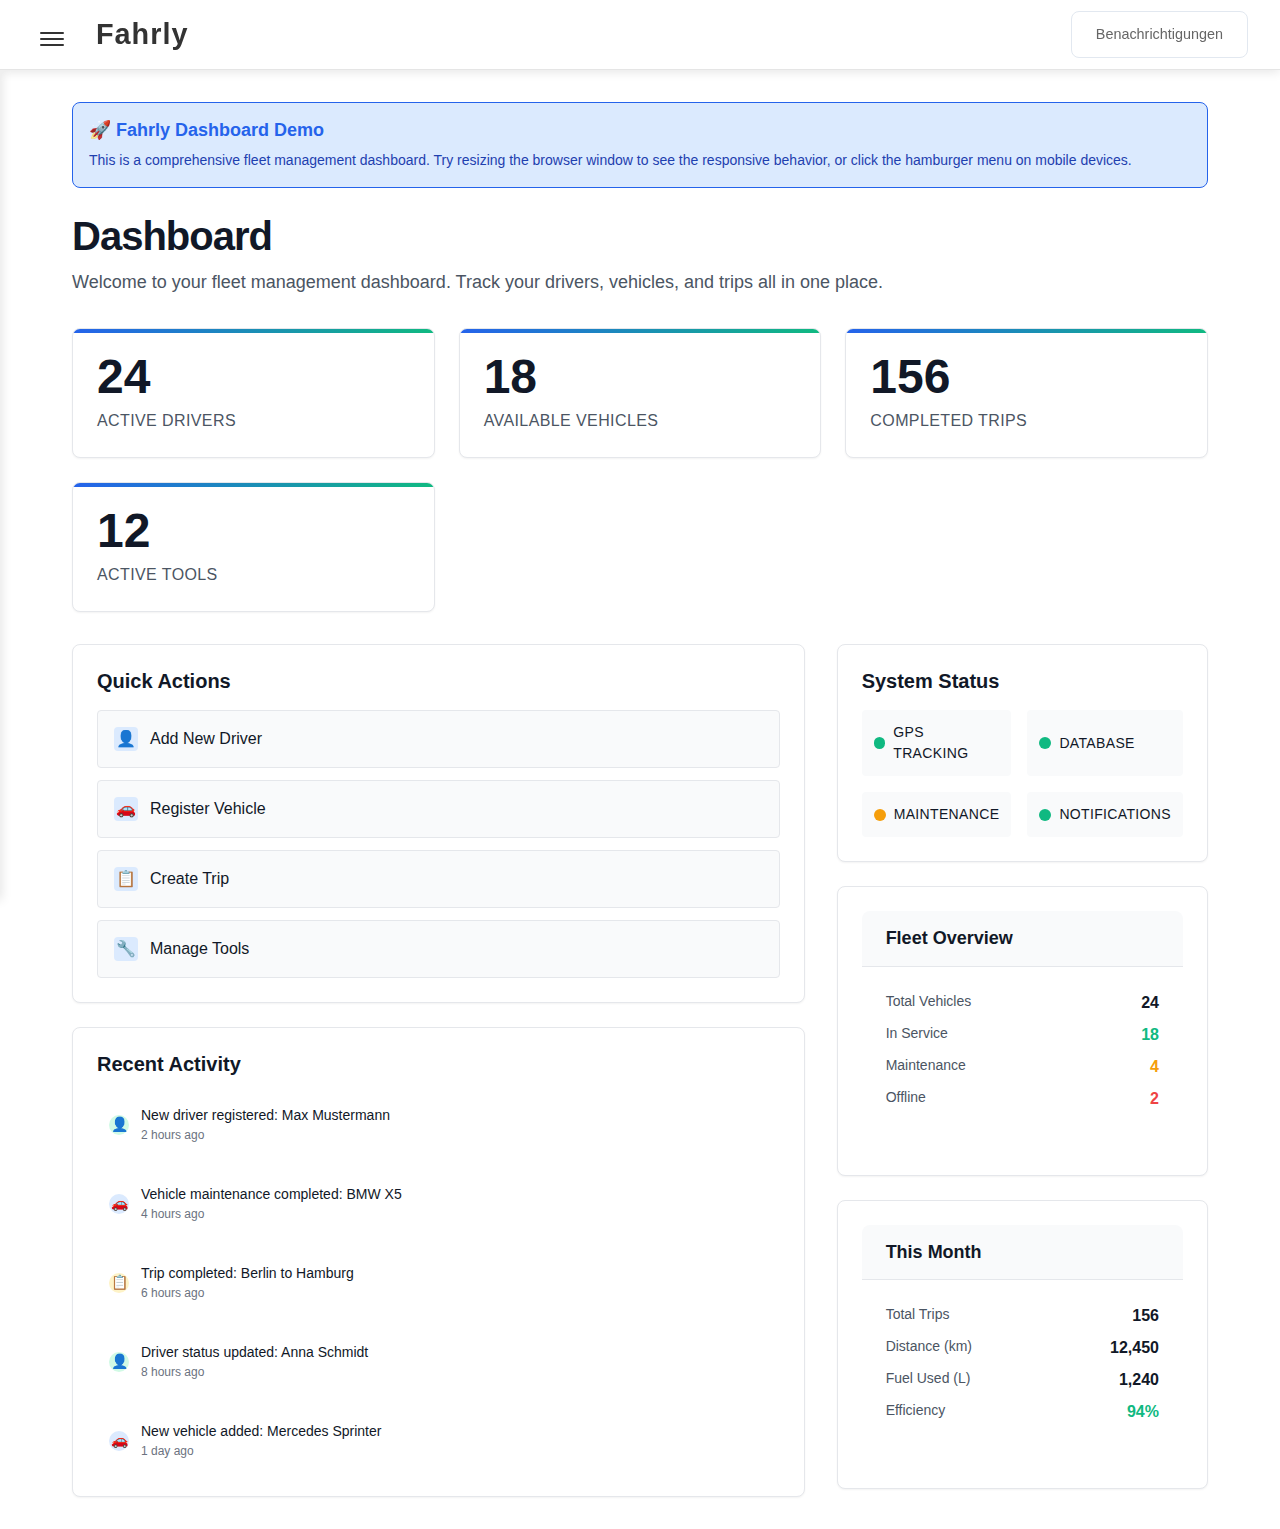
<file: index.html>
<!DOCTYPE html>
<html lang="en">
<head>
    <meta charset="UTF-8">
    <meta name="viewport" content="width=device-width, initial-scale=1.0">
    <title>Fahrly - Fleet Management Dashboard</title>
    <link rel="stylesheet" href="app/styles/reset.css">
    <link rel="stylesheet" href="app/styles/variables.css">
    <link rel="stylesheet" href="app/styles/theme.css">
    <link rel="stylesheet" href="app/styles/typography.css">
    <link rel="stylesheet" href="app/styles/layout.css">
    <link rel="stylesheet" href="app/styles/utilities.css">
    <link rel="stylesheet" href="app/styles/pages/dashboard.css">
    <link rel="stylesheet" href="app/styles/components/navbar.css">
    <link rel="stylesheet" href="app/styles/components/sidebar.css">
    <link rel="stylesheet" href="app/styles/components/buttons.css">
    <link rel="stylesheet" href="app/styles/components/forms.css">
    <link rel="stylesheet" href="app/styles/components/cards.css">
    <link rel="stylesheet" href="app/styles/components/tables.css">
    <link rel="stylesheet" href="app/styles/components/alerts.css">
    <link rel="stylesheet" href="app/styles/components/badges.css">
</head>
<body>
    <!-- Include Navbar Component -->
    <div id="navbar-container"></div>
    
    <!-- Include Sidebar Component (dynamically loaded) -->
    <div id="sidebar-container"></div>

    <!-- Main Content -->
    <main class="main-content">
        <div class="page-container">
            <!-- Demo Info -->
            <div class="demo-info">
                <h3>🚀 Fahrly Dashboard Demo</h3>
                <p>This is a comprehensive fleet management dashboard. Try resizing the browser window to see the responsive behavior, or click the hamburger menu on mobile devices.</p>
            </div>

            <!-- Page Header -->
            <div class="page-header">
                <h1 class="page-title">Dashboard</h1>
                <p class="page-description">Welcome to your fleet management dashboard. Track your drivers, vehicles, and trips all in one place.</p>
            </div>

            <!-- Stats Grid -->
            <div class="stats-grid">
                <div class="stat-card">
                    <div class="stat-value">24</div>
                    <div class="stat-label">Active Drivers</div>
                </div>
                <div class="stat-card">
                    <div class="stat-value">18</div>
                    <div class="stat-label">Available Vehicles</div>
                </div>
                <div class="stat-card">
                    <div class="stat-value">156</div>
                    <div class="stat-label">Completed Trips</div>
                </div>
                <div class="stat-card">
                    <div class="stat-value">12</div>
                    <div class="stat-label">Active Tools</div>
                </div>
            </div>

            <!-- Dashboard Content -->
            <div class="dashboard-content">
                <!-- Main Content Area -->
                <div class="dashboard-main">
                    <!-- Quick Actions -->
                    <div class="quick-actions">
                        <h3>Quick Actions</h3>
                        <div class="action-buttons">
                            <a href="app/fahrer/fahrer.html" class="action-button">
                                <div class="icon">👤</div>
                                <span>Add New Driver</span>
                            </a>
                            <a href="app/fahrzeuge/fahrzeuge.html" class="action-button">
                                <div class="icon">🚗</div>
                                <span>Register Vehicle</span>
                            </a>
                            <a href="app/fahrtenarchiv/fahrtenarchiv.html" class="action-button">
                                <div class="icon">📋</div>
                                <span>Create Trip</span>
                            </a>
                            <a href="app/werkzeuge/werkzeuge.html" class="action-button">
                                <div class="icon">🔧</div>
                                <span>Manage Tools</span>
                            </a>
                        </div>
                    </div>

                    <!-- Recent Activity -->
                    <div class="recent-activity">
                        <h3>Recent Activity</h3>
                        <div class="activity-list">
                            <div class="activity-item">
                                <div class="activity-icon driver">👤</div>
                                <div class="activity-content">
                                    <div class="activity-title">New driver registered: Max Mustermann</div>
                                    <div class="activity-time">2 hours ago</div>
                                </div>
                            </div>
                            <div class="activity-item">
                                <div class="activity-icon vehicle">🚗</div>
                                <div class="activity-content">
                                    <div class="activity-title">Vehicle maintenance completed: BMW X5</div>
                                    <div class="activity-time">4 hours ago</div>
                                </div>
                            </div>
                            <div class="activity-item">
                                <div class="activity-icon trip">📋</div>
                                <div class="activity-content">
                                    <div class="activity-title">Trip completed: Berlin to Hamburg</div>
                                    <div class="activity-time">6 hours ago</div>
                                </div>
                            </div>
                            <div class="activity-item">
                                <div class="activity-icon driver">👤</div>
                                <div class="activity-content">
                                    <div class="activity-title">Driver status updated: Anna Schmidt</div>
                                    <div class="activity-time">8 hours ago</div>
                                </div>
                            </div>
                            <div class="activity-item">
                                <div class="activity-icon vehicle">🚗</div>
                                <div class="activity-content">
                                    <div class="activity-title">New vehicle added: Mercedes Sprinter</div>
                                    <div class="activity-time">1 day ago</div>
                                </div>
                            </div>
                        </div>
                    </div>
                </div>

                <!-- Sidebar Content -->
                <div class="dashboard-sidebar">
                    <!-- System Status -->
                    <div class="system-status">
                        <h3>System Status</h3>
                        <div class="status-grid">
                            <div class="status-item">
                                <div class="status-indicator online"></div>
                                <div class="status-text">GPS Tracking</div>
                            </div>
                            <div class="status-item">
                                <div class="status-indicator online"></div>
                                <div class="status-text">Database</div>
                            </div>
                            <div class="status-item">
                                <div class="status-indicator warning"></div>
                                <div class="status-text">Maintenance</div>
                            </div>
                            <div class="status-item">
                                <div class="status-indicator online"></div>
                                <div class="status-text">Notifications</div>
                            </div>
                        </div>
                    </div>

                    <!-- Fleet Overview -->
                    <div class="card">
                        <div class="card-header">
                            <h4 class="card-title">Fleet Overview</h4>
                        </div>
                        <div class="card-body">
                            <div style="margin-bottom: var(--space-4);">
                                <div style="display: flex; justify-content: space-between; margin-bottom: var(--space-2);">
                                    <span style="font-size: 0.875rem; color: var(--text-secondary);">Total Vehicles</span>
                                    <span style="font-weight: var(--font-weight-semibold);">24</span>
                                </div>
                                <div style="display: flex; justify-content: space-between; margin-bottom: var(--space-2);">
                                    <span style="font-size: 0.875rem; color: var(--text-secondary);">In Service</span>
                                    <span style="font-weight: var(--font-weight-semibold); color: var(--success);">18</span>
                                </div>
                                <div style="display: flex; justify-content: space-between; margin-bottom: var(--space-2);">
                                    <span style="font-size: 0.875rem; color: var(--text-secondary);">Maintenance</span>
                                    <span style="font-weight: var(--font-weight-semibold); color: var(--warning);">4</span>
                                </div>
                                <div style="display: flex; justify-content: space-between;">
                                    <span style="font-size: 0.875rem; color: var(--text-secondary);">Offline</span>
                                    <span style="font-weight: var(--font-weight-semibold); color: var(--error);">2</span>
                                </div>
                            </div>
                        </div>
                    </div>

                    <!-- Quick Stats -->
                    <div class="card">
                        <div class="card-header">
                            <h4 class="card-title">This Month</h4>
                        </div>
                        <div class="card-body">
                            <div style="margin-bottom: var(--space-4);">
                                <div style="display: flex; justify-content: space-between; margin-bottom: var(--space-2);">
                                    <span style="font-size: 0.875rem; color: var(--text-secondary);">Total Trips</span>
                                    <span style="font-weight: var(--font-weight-semibold);">156</span>
                                </div>
                                <div style="display: flex; justify-content: space-between; margin-bottom: var(--space-2);">
                                    <span style="font-size: 0.875rem; color: var(--text-secondary);">Distance (km)</span>
                                    <span style="font-weight: var(--font-weight-semibold);">12,450</span>
                                </div>
                                <div style="display: flex; justify-content: space-between; margin-bottom: var(--space-2);">
                                    <span style="font-size: 0.875rem; color: var(--text-secondary);">Fuel Used (L)</span>
                                    <span style="font-weight: var(--font-weight-semibold);">1,240</span>
                                </div>
                                <div style="display: flex; justify-content: space-between;">
                                    <span style="font-size: 0.875rem; color: var(--text-secondary);">Efficiency</span>
                                    <span style="font-weight: var(--font-weight-semibold); color: var(--success);">94%</span>
                                </div>
                            </div>
                        </div>
                    </div>
                </div>
            </div>
        </div>
    </main>

    <!-- Load Navbar HTML -->
    <script>
        // Load navbar HTML
        fetch('app/components/navbar/navbar.html')
            .then(response => response.text())
            .then(html => {
                document.getElementById('navbar-container').innerHTML = html;
                
                // Initialize navbar after HTML is loaded
                if (window.Navbar) {
                    window.navbar = new window.Navbar();
                } else {
                    // If Navbar class is not available yet, wait for it
                    const checkNavbar = setInterval(() => {
                        if (window.Navbar) {
                            window.navbar = new window.Navbar();
                            clearInterval(checkNavbar);
                        }
                    }, 100);
                }
            })
            .catch(error => {
                console.error('Error loading navbar:', error);
            });
    </script>
    
    <!-- Load Navbar JS -->
    <script src="app/components/navbar/navbar.js"></script>
    
    <!-- Load Sidebar HTML -->
    <script>
        // Load sidebar HTML
        fetch('app/components/sidebar/sidebar.html')
            .then(response => response.text())
            .then(html => {
                document.getElementById('sidebar-container').innerHTML = html;
                // Initialize sidebar after HTML is loaded
                if (window.Sidebar) {
                    window.sidebar = new window.Sidebar();
                } else {
                    const checkSidebar = setInterval(() => {
                        if (window.Sidebar) {
                            window.sidebar = new window.Sidebar();
                            clearInterval(checkSidebar);
                        }
                    }, 100);
                }
            })
            .catch(error => {
                console.error('Error loading sidebar:', error);
            });
    </script>
    <!-- Load Sidebar JS -->
    <script src="app/components/sidebar/sidebar.js"></script>
    
    <!-- Load index.js for sidebar-open body class logic -->
    <script src="app/index.js"></script>
</body>
</html>
</file>
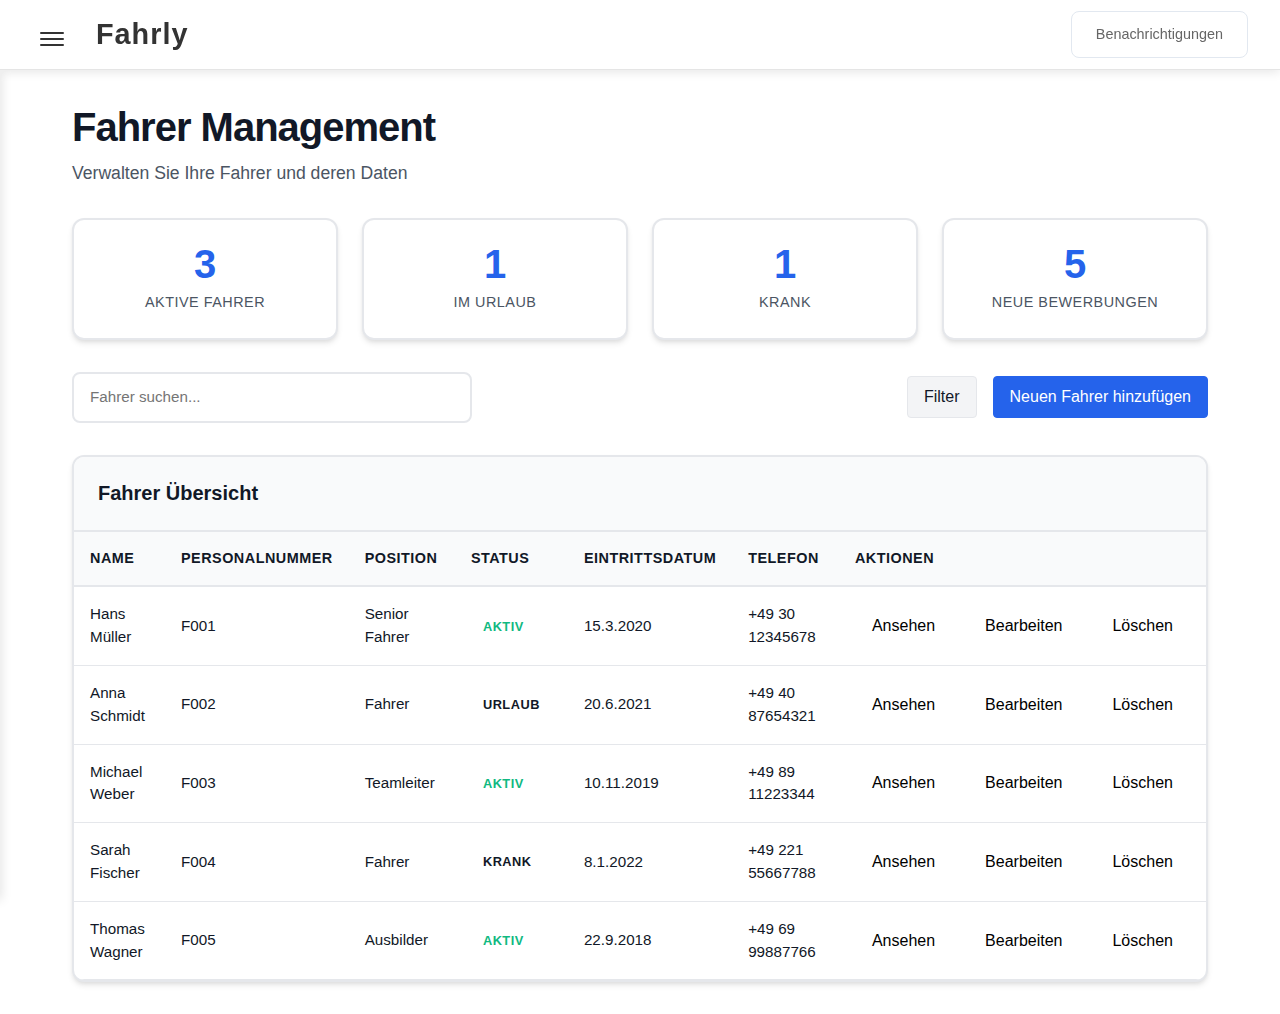
<file: app/fahrer/fahrer.html>
<!DOCTYPE html>
<html lang="de">
<head>
    <meta charset="UTF-8">
    <meta name="viewport" content="width=device-width, initial-scale=1.0">
    <title>Fahrer Management - Fahrly</title>
    
    <!-- CSS Files -->
    <link rel="stylesheet" href="../styles/reset.css">
    <link rel="stylesheet" href="../styles/variables.css">
    <link rel="stylesheet" href="../styles/theme.css">
    <link rel="stylesheet" href="../styles/typography.css">
    <link rel="stylesheet" href="../styles/layout.css">
    <link rel="stylesheet" href="../styles/utilities.css">
    <link rel="stylesheet" href="../styles/components/navbar.css">
    <link rel="stylesheet" href="../styles/components/sidebar.css">
    <link rel="stylesheet" href="../styles/components/buttons.css">
    <link rel="stylesheet" href="../styles/components/forms.css">
    <link rel="stylesheet" href="../styles/components/tables.css">
    <link rel="stylesheet" href="../styles/components/cards.css">
    <link rel="stylesheet" href="../styles/components/alerts.css">
    <link rel="stylesheet" href="../styles/pages/fahrer.css">
   
</head>
<body>
    <!-- Include Navbar Component -->
    <div id="navbar-container"></div>
    
    <!-- Sidebar Component (dynamically loaded) -->
    <div id="sidebar-container"></div>

    <!-- Main Content -->
    <main class="main-content">
        <div class="page-container">
            <!-- Page Header -->
            <div class="page-header">
                <h1 class="page-title">Fahrer Management</h1>
                <p class="page-subtitle">Verwalten Sie Ihre Fahrer und deren Daten</p>
            </div>

        <!-- Statistics -->
        <div class="stats-grid">
            <div class="stat-card">
                <div class="stat-value">24</div>
                <div class="stat-label">Aktive Fahrer</div>
            </div>
            <div class="stat-card">
                <div class="stat-value">3</div>
                <div class="stat-label">Im Urlaub</div>
            </div>
            <div class="stat-card">
                <div class="stat-value">2</div>
                <div class="stat-label">Krank</div>
            </div>
            <div class="stat-card">
                <div class="stat-value">5</div>
                <div class="stat-label">Neue Bewerbungen</div>
            </div>
        </div>

        <!-- Action Bar -->
        <div class="action-bar">
            <div class="search-box">
                <input type="text" id="searchDrivers" placeholder="Fahrer suchen...">
            </div>
            <div class="action-buttons">
                <button class="btn btn-secondary" id="filterBtn">Filter</button>
                <button class="btn btn-primary" id="addDriverBtn">Neuen Fahrer hinzufügen</button>
            </div>
        </div>

        <!-- Drivers Table -->
        <div class="drivers-table">
            <div class="table-header">
                <h3 class="table-title">Fahrer Übersicht</h3>
            </div>
            <div class="table-container">
                <table id="driversTable">
                    <thead>
                        <tr>
                            <th>Name</th>
                            <th>Personalnummer</th>
                            <th>Position</th>
                            <th>Status</th>
                            <th>Eintrittsdatum</th>
                            <th>Telefon</th>
                            <th>Aktionen</th>
                        </tr>
                    </thead>
                    <tbody id="driversTableBody">
                        <!-- Driver rows will be populated by JavaScript -->
                    </tbody>
                </table>
            </div>
        </div>
        </div>
    </main>

    <!-- Add/Edit Driver Modal -->
    <div class="modal" id="driverModal">
        <div class="modal-content">
            <div class="modal-header">
                <h2 class="modal-title" id="modalTitle">Neuen Fahrer hinzufügen</h2>
                <button class="close-modal" id="closeModal">&times;</button>
            </div>
            <form id="driverForm">
                <div class="form-row">
                    <div class="form-group">
                        <label class="form-label">Vorname</label>
                        <input type="text" class="form-input" id="firstName" required>
                    </div>
                    <div class="form-group">
                        <label class="form-label">Nachname</label>
                        <input type="text" class="form-input" id="lastName" required>
                    </div>
                </div>
                <div class="form-row">
                    <div class="form-group">
                        <label class="form-label">Personalnummer</label>
                        <input type="text" class="form-input" id="employeeId" required>
                    </div>
                    <div class="form-group">
                        <label class="form-label">Position</label>
                        <select class="form-input" id="position" required>
                            <option value="">Position wählen</option>
                            <option value="Fahrer">Fahrer</option>
                            <option value="Senior Fahrer">Senior Fahrer</option>
                            <option value="Teamleiter">Teamleiter</option>
                            <option value="Ausbilder">Ausbilder</option>
                        </select>
                    </div>
                </div>
                <div class="form-row">
                    <div class="form-group">
                        <label class="form-label">Eintrittsdatum</label>
                        <input type="date" class="form-input" id="startDate" required>
                    </div>
                    <div class="form-group">
                        <label class="form-label">Status</label>
                        <select class="form-input" id="status" required>
                            <option value="">Status wählen</option>
                            <option value="Aktiv">Aktiv</option>
                            <option value="Inaktiv">Inaktiv</option>
                            <option value="Urlaub">Urlaub</option>
                            <option value="Krank">Krank</option>
                        </select>
                    </div>
                </div>
                <div class="form-row">
                    <div class="form-group">
                        <label class="form-label">Telefon</label>
                        <input type="tel" class="form-input" id="phone">
                    </div>
                    <div class="form-group">
                        <label class="form-label">E-Mail</label>
                        <input type="email" class="form-input" id="email">
                    </div>
                </div>
                <div class="form-group">
                    <label class="form-label">Adresse</label>
                    <textarea class="form-input" id="address" rows="3"></textarea>
                </div>
                <div class="action-buttons" style="justify-content: flex-end; margin-top: 2rem;">
                    <button type="button" class="btn btn-secondary" id="cancelBtn">Abbrechen</button>
                    <button type="submit" class="btn btn-primary" id="saveBtn">Speichern</button>
                </div>
            </form>
        </div>
    </div>

    <!-- Load Navbar HTML -->
    <script>
        // Load navbar HTML
        fetch('../components/navbar/navbar.html')
            .then(response => response.text())
            .then(html => {
                document.getElementById('navbar-container').innerHTML = html;
                
                // Initialize navbar after HTML is loaded
                if (window.Navbar) {
                    window.navbar = new window.Navbar();
                } else {
                    // If Navbar class is not available yet, wait for it
                    const checkNavbar = setInterval(() => {
                        if (window.Navbar) {
                            window.navbar = new window.Navbar();
                            clearInterval(checkNavbar);
                        }
                    }, 100);
                }
            })
            .catch(error => {
                console.error('Error loading navbar:', error);
            });
    </script>
    
    <!-- Load Navbar JS -->
    <script src="../components/navbar/navbar.js"></script>
    
    <!-- Load Sidebar HTML -->
    <script>
        // Load sidebar HTML
        fetch('../components/sidebar/sidebar.html')
            .then(response => response.text())
            .then(html => {
                document.getElementById('sidebar-container').innerHTML = html;
                // Initialize sidebar after HTML is loaded
                if (window.Sidebar) {
                    window.sidebar = new window.Sidebar();
                } else {
                    const checkSidebar = setInterval(() => {
                        if (window.Sidebar) {
                            window.sidebar = new window.Sidebar();
                            clearInterval(checkSidebar);
                        }
                    }, 100);
                }
            })
            .catch(error => {
                console.error('Error loading sidebar:', error);
            });
    </script>
    <!-- Load Sidebar JS -->
    <script src="../components/sidebar/sidebar.js"></script>
    <script src="fahrer.js"></script>
</body>
</html>
</file>
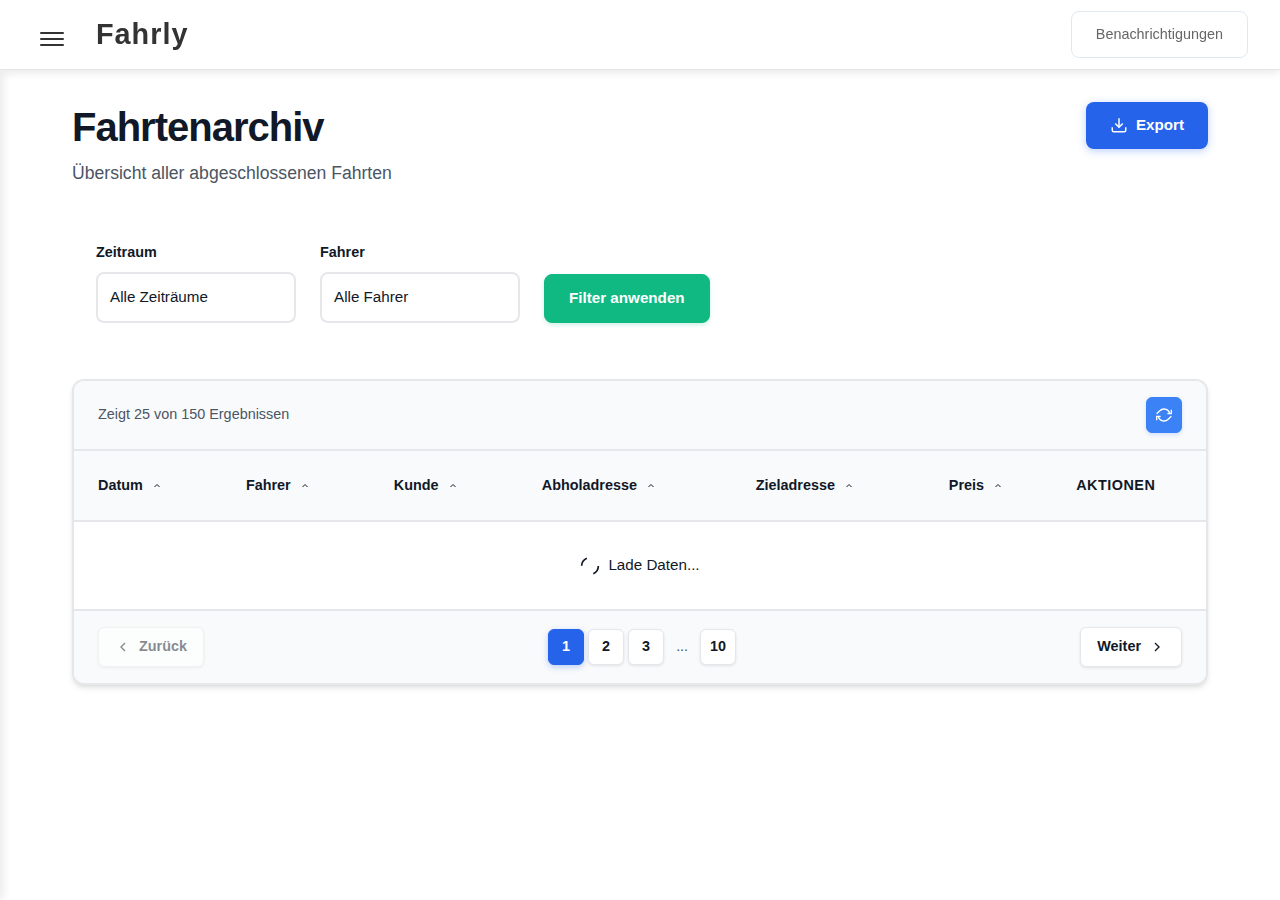
<file: app/fahrtenarchiv/fahrtenarchiv.html>
<!DOCTYPE html>
<html lang="de">
<head>
    <meta charset="UTF-8">
    <meta name="viewport" content="width=device-width, initial-scale=1.0">
    <title>Fahrtenarchiv - Fahrly</title>
    
    <!-- CSS Files -->
    <link rel="stylesheet" href="../styles/reset.css">
    <link rel="stylesheet" href="../styles/variables.css">
    <link rel="stylesheet" href="../styles/theme.css">
    <link rel="stylesheet" href="../styles/typography.css">
    <link rel="stylesheet" href="../styles/layout.css">
    <link rel="stylesheet" href="../styles/utilities.css">
    <link rel="stylesheet" href="../styles/components/navbar.css">
    <link rel="stylesheet" href="../styles/components/sidebar.css">
    <link rel="stylesheet" href="../styles/components/tables.css">
    <link rel="stylesheet" href="../styles/components/buttons.css">
    <link rel="stylesheet" href="../styles/components/forms.css">
    <link rel="stylesheet" href="../styles/components/cards.css">
    <link rel="stylesheet" href="../styles/pages/fahrtenarchiv.css">
</head>
<body>
    <!-- Include Navbar Component -->
    <div id="navbar-container"></div>
    
    <!-- Sidebar Component (dynamically loaded) -->
    <div id="sidebar-container"></div>
    
    <!-- Main Content -->
    <main class="main-content">
        <div class="page-container">
            <!-- Header Section -->
            <div class="page-header">
                <div class="header-left">
                    <h1 class="page-title">Fahrtenarchiv</h1>
                    <p class="page-subtitle">Übersicht aller abgeschlossenen Fahrten</p>
                </div>
                <div class="header-right">
                    <button class="export-btn" id="exportBtn">
                        <svg class="export-icon" width="20" height="20" viewBox="0 0 24 24" fill="none" stroke="currentColor" stroke-width="2">
                            <path d="M21 15v4a2 2 0 0 1-2 2H5a2 2 0 0 1-2-2v-4"></path>
                            <polyline points="7,10 12,15 17,10"></polyline>
                            <line x1="12" y1="15" x2="12" y2="3"></line>
                        </svg>
                        Export
                    </button>
                </div>
            </div>
            
            <!-- Filters Section -->
            <div class="filters-section">
                <div class="filter-group">
                    <label for="timeFrameFilter" class="filter-label">Zeitraum</label>
                    <select id="timeFrameFilter" class="filter-select">
                        <option value="all">Alle Zeiträume</option>
                        <option value="today">Heute</option>
                        <option value="week">Diese Woche</option>
                        <option value="month">Dieser Monat</option>
                        <option value="quarter">Dieses Quartal</option>
                        <option value="year">Dieses Jahr</option>
                        <option value="custom">Benutzerdefiniert</option>
                    </select>
                </div>
                
                <div class="filter-group">
                    <label for="driverFilter" class="filter-label">Fahrer</label>
                    <select id="driverFilter" class="filter-select">
                        <option value="all">Alle Fahrer</option>
                        <option value="driver1">Max Mustermann</option>
                        <option value="driver2">Anna Schmidt</option>
                        <option value="driver3">Tom Weber</option>
                        <option value="driver4">Lisa Müller</option>
                    </select>
                </div>
                
                <div class="filter-group custom-date-range" id="customDateRange" style="display: none;">
                    <div class="date-inputs">
                        <div class="date-input-group">
                            <label for="startDate" class="filter-label">Von</label>
                            <input type="date" id="startDate" class="filter-input">
                        </div>
                        <div class="date-input-group">
                            <label for="endDate" class="filter-label">Bis</label>
                            <input type="date" id="endDate" class="filter-input">
                        </div>
                    </div>
                </div>
                
                <button class="apply-filters-btn" id="applyFiltersBtn">Filter anwenden</button>
            </div>
            
            <!-- Table Section -->
            <div class="table-container">
                <div class="table-header">
                    <div class="table-info">
                        <span class="results-count">Zeigt <span id="resultsCount">25</span> von <span id="totalResults">150</span> Ergebnissen</span>
                    </div>
                    <div class="table-actions">
                        <button class="refresh-btn" id="refreshBtn" aria-label="Aktualisieren">
                            <svg width="16" height="16" viewBox="0 0 24 24" fill="none" stroke="currentColor" stroke-width="2">
                                <path d="M23 4v6h-6"></path>
                                <path d="M1 20v-6h6"></path>
                                <path d="M20.49 9A9 9 0 0 0 5.64 5.64L1 10m22 4l-4.64 4.36A9 9 0 0 1 3.51 15"></path>
                            </svg>
                        </button>
                    </div>
                </div>
                
                <div class="table-wrapper">
                    <table class="fahrten-table" id="fahrtenTable">
                        <thead>
                            <tr>
                                <th class="table-header-cell">
                                    <button class="sort-btn" data-sort="datum">
                                        Datum
                                        <svg class="sort-icon" width="12" height="12" viewBox="0 0 24 24" fill="none" stroke="currentColor" stroke-width="2">
                                            <path d="M7 14l5-5 5 5"></path>
                                        </svg>
                                    </button>
                                </th>
                                <th class="table-header-cell">
                                    <button class="sort-btn" data-sort="fahrer">
                                        Fahrer
                                        <svg class="sort-icon" width="12" height="12" viewBox="0 0 24 24" fill="none" stroke="currentColor" stroke-width="2">
                                            <path d="M7 14l5-5 5 5"></path>
                                        </svg>
                                    </button>
                                </th>
                                <th class="table-header-cell">
                                    <button class="sort-btn" data-sort="kunde">
                                        Kunde
                                        <svg class="sort-icon" width="12" height="12" viewBox="0 0 24 24" fill="none" stroke="currentColor" stroke-width="2">
                                            <path d="M7 14l5-5 5 5"></path>
                                        </svg>
                                    </button>
                                </th>
                                <th class="table-header-cell">
                                    <button class="sort-btn" data-sort="abholadresse">
                                        Abholadresse
                                        <svg class="sort-icon" width="12" height="12" viewBox="0 0 24 24" fill="none" stroke="currentColor" stroke-width="2">
                                            <path d="M7 14l5-5 5 5"></path>
                                        </svg>
                                    </button>
                                </th>
                                <th class="table-header-cell">
                                    <button class="sort-btn" data-sort="zieladresse">
                                        Zieladresse
                                        <svg class="sort-icon" width="12" height="12" viewBox="0 0 24 24" fill="none" stroke="currentColor" stroke-width="2">
                                            <path d="M7 14l5-5 5 5"></path>
                                        </svg>
                                    </button>
                                </th>
                                <th class="table-header-cell">
                                    <button class="sort-btn" data-sort="preis">
                                        Preis
                                        <svg class="sort-icon" width="12" height="12" viewBox="0 0 24 24" fill="none" stroke="currentColor" stroke-width="2">
                                            <path d="M7 14l5-5 5 5"></path>
                                        </svg>
                                    </button>
                                </th>
                                <th class="table-header-cell">Aktionen</th>
                            </tr>
                        </thead>
                        <tbody id="fahrtenTableBody">
                            <!-- Sample data rows -->
                            <tr class="table-row">
                                <td class="table-cell">15.12.2024</td>
                                <td class="table-cell">Max Mustermann</td>
                                <td class="table-cell">Firma ABC GmbH</td>
                                <td class="table-cell">Hauptstraße 123, 10115 Berlin</td>
                                <td class="table-cell">Bahnhofstraße 45, 20095 Hamburg</td>
                                <td class="table-cell price-cell">€ 245,00</td>
                                <td class="table-cell actions-cell">
                                    <button class="action-btn view-btn" title="Details anzeigen">
                                        <svg width="16" height="16" viewBox="0 0 24 24" fill="none" stroke="currentColor" stroke-width="2">
                                            <path d="M1 12s4-8 11-8 11 8 11 8-4 8-11 8-11-8-11-8z"></path>
                                            <circle cx="12" cy="12" r="3"></circle>
                                        </svg>
                                    </button>
                                </td>
                            </tr>
                            <tr class="table-row">
                                <td class="table-cell">14.12.2024</td>
                                <td class="table-cell">Anna Schmidt</td>
                                <td class="table-cell">Privatkunde Müller</td>
                                <td class="table-cell">Musterweg 67, 80331 München</td>
                                <td class="table-cell">Königsallee 12, 40212 Düsseldorf</td>
                                <td class="table-cell price-cell">€ 189,50</td>
                                <td class="table-cell actions-cell">
                                    <button class="action-btn view-btn" title="Details anzeigen">
                                        <svg width="16" height="16" viewBox="0 0 24 24" fill="none" stroke="currentColor" stroke-width="2">
                                            <path d="M1 12s4-8 11-8 11 8 11 8-4 8-11 8-11-8-11-8z"></path>
                                            <circle cx="12" cy="12" r="3"></circle>
                                        </svg>
                                    </button>
                                </td>
                            </tr>
                            <tr class="table-row">
                                <td class="table-cell">13.12.2024</td>
                                <td class="table-cell">Tom Weber</td>
                                <td class="table-cell">Logistik XYZ</td>
                                <td class="table-cell">Industriepark 8, 70565 Stuttgart</td>
                                <td class="table-cell">Hafenstraße 23, 20457 Hamburg</td>
                                <td class="table-cell price-cell">€ 320,00</td>
                                <td class="table-cell actions-cell">
                                    <button class="action-btn view-btn" title="Details anzeigen">
                                        <svg width="16" height="16" viewBox="0 0 24 24" fill="none" stroke="currentColor" stroke-width="2">
                                            <path d="M1 12s4-8 11-8 11 8 11 8-4 8-11 8-11-8-11-8z"></path>
                                            <circle cx="12" cy="12" r="3"></circle>
                                        </svg>
                                    </button>
                                </td>
                            </tr>
                            <tr class="table-row">
                                <td class="table-cell">12.12.2024</td>
                                <td class="table-cell">Lisa Müller</td>
                                <td class="table-cell">Event Service Plus</td>
                                <td class="table-cell">Festplatz 1, 50667 Köln</td>
                                <td class="table-cell">Messegelände 5, 30521 Hannover</td>
                                <td class="table-cell price-cell">€ 156,75</td>
                                <td class="table-cell actions-cell">
                                    <button class="action-btn view-btn" title="Details anzeigen">
                                        <svg width="16" height="16" viewBox="0 0 24 24" fill="none" stroke="currentColor" stroke-width="2">
                                            <path d="M1 12s4-8 11-8 11 8 11 8-4 8-11 8-11-8-11-8z"></path>
                                            <circle cx="12" cy="12" r="3"></circle>
                                        </svg>
                                    </button>
                                </td>
                            </tr>
                            <tr class="table-row">
                                <td class="table-cell">11.12.2024</td>
                                <td class="table-cell">Max Mustermann</td>
                                <td class="table-cell">Transport AG</td>
                                <td class="table-cell">Lagerstraße 15, 60313 Frankfurt</td>
                                <td class="table-cell">Güterbahnhof 3, 44137 Dortmund</td>
                                <td class="table-cell price-cell">€ 278,90</td>
                                <td class="table-cell actions-cell">
                                    <button class="action-btn view-btn" title="Details anzeigen">
                                        <svg width="16" height="16" viewBox="0 0 24 24" fill="none" stroke="currentColor" stroke-width="2">
                                            <path d="M1 12s4-8 11-8 11 8 11 8-4 8-11 8-11-8-11-8z"></path>
                                            <circle cx="12" cy="12" r="3"></circle>
                                        </svg>
                                    </button>
                                </td>
                            </tr>
                        </tbody>
                    </table>
                </div>
                
                <!-- Pagination -->
                <div class="pagination">
                    <button class="pagination-btn prev-btn" id="prevPage" disabled>
                        <svg width="16" height="16" viewBox="0 0 24 24" fill="none" stroke="currentColor" stroke-width="2">
                            <polyline points="15,18 9,12 15,6"></polyline>
                        </svg>
                        Zurück
                    </button>
                    <div class="page-numbers">
                        <button class="page-number active">1</button>
                        <button class="page-number">2</button>
                        <button class="page-number">3</button>
                        <span class="page-ellipsis">...</span>
                        <button class="page-number">10</button>
                    </div>
                    <button class="pagination-btn next-btn" id="nextPage">
                        Weiter
                        <svg width="16" height="16" viewBox="0 0 24 24" fill="none" stroke="currentColor" stroke-width="2">
                            <polyline points="9,18 15,12 9,6"></polyline>
                        </svg>
                    </button>
                </div>
            </div>
        </div>
    </main>
    
    <!-- Load Navbar HTML -->
    <script>
        // Load navbar HTML
        fetch('../components/navbar/navbar.html')
            .then(response => response.text())
            .then(html => {
                document.getElementById('navbar-container').innerHTML = html;
                
                // Initialize navbar after HTML is loaded
                if (window.Navbar) {
                    window.navbar = new window.Navbar();
                } else {
                    // If Navbar class is not available yet, wait for it
                    const checkNavbar = setInterval(() => {
                        if (window.Navbar) {
                            window.navbar = new window.Navbar();
                            clearInterval(checkNavbar);
                        }
                    }, 100);
                }
            })
            .catch(error => {
                console.error('Error loading navbar:', error);
            });
    </script>
    
    <!-- Load Navbar JS -->
    <script src="../components/navbar/navbar.js"></script>
    
    <!-- Load Sidebar HTML -->
    <script>
        // Load sidebar HTML
        fetch('../components/sidebar/sidebar.html')
            .then(response => response.text())
            .then(html => {
                document.getElementById('sidebar-container').innerHTML = html;
                // Initialize sidebar after HTML is loaded
                if (window.Sidebar) {
                    window.sidebar = new window.Sidebar();
                } else {
                    const checkSidebar = setInterval(() => {
                        if (window.Sidebar) {
                            window.sidebar = new window.Sidebar();
                            clearInterval(checkSidebar);
                        }
                    }, 100);
                }
            })
            .catch(error => {
                console.error('Error loading sidebar:', error);
            });
    </script>
    <!-- Load Sidebar JS -->
    <script src="../components/sidebar/sidebar.js"></script>
    <script src="fahrtenarchiv.js"></script>
</body>
</html>
</file>
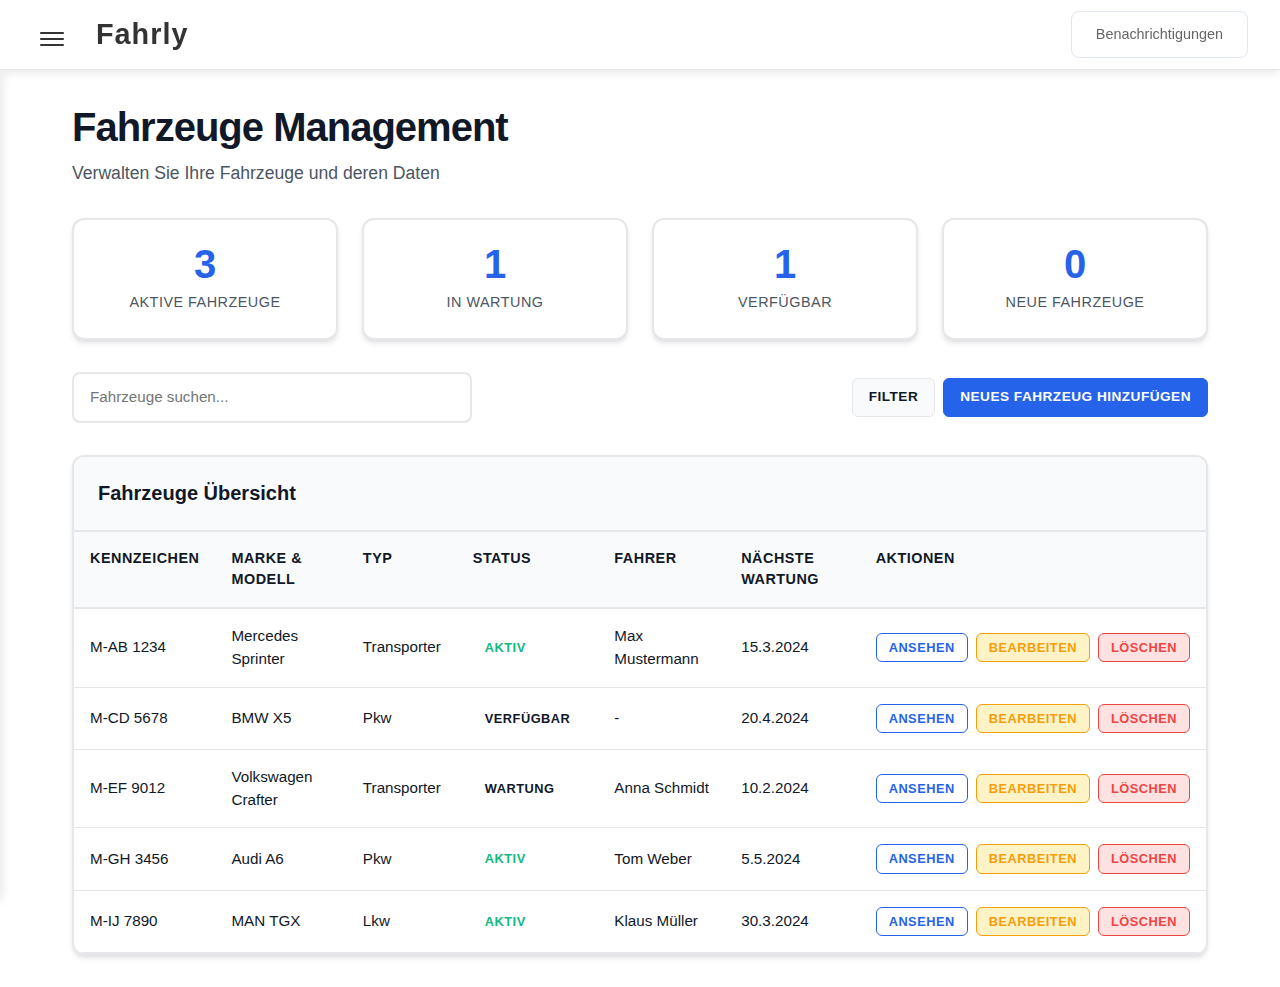
<file: app/fahrzeuge/fahrzeuge.html>
<!DOCTYPE html>
<html lang="de">
<head>
    <meta charset="UTF-8">
    <meta name="viewport" content="width=device-width, initial-scale=1.0">
    <title>Fahrzeuge Management - Fahrly</title>
    
    <!-- CSS Files -->
    <link rel="stylesheet" href="../styles/reset.css">
    <link rel="stylesheet" href="../styles/variables.css">
    <link rel="stylesheet" href="../styles/theme.css">
    <link rel="stylesheet" href="../styles/typography.css">
    <link rel="stylesheet" href="../styles/layout.css">
    <link rel="stylesheet" href="../styles/utilities.css">
    <link rel="stylesheet" href="../styles/components/navbar.css">
    <link rel="stylesheet" href="../styles/components/sidebar.css">
    <link rel="stylesheet" href="../styles/components/buttons.css">
    <link rel="stylesheet" href="../styles/components/forms.css">
    <link rel="stylesheet" href="../styles/components/tables.css">
    <link rel="stylesheet" href="../styles/components/cards.css">
    <link rel="stylesheet" href="../styles/components/alerts.css">
    <link rel="stylesheet" href="../styles/pages/fahrzeuge.css">
 
</head>
<body>
    <!-- Include Navbar Component -->
    <div id="navbar-container"></div>
    
    <!-- Sidebar Component (dynamically loaded) -->
    <div id="sidebar-container"></div>

    <!-- Main Content -->
    <main class="main-content">
        <div class="page-container">
            <!-- Page Header -->
            <div class="page-header">
                <h1 class="page-title">Fahrzeuge Management</h1>
                <p class="page-subtitle">Verwalten Sie Ihre Fahrzeuge und deren Daten</p>
            </div>

            <!-- Statistics -->
            <div class="stats-grid">
                <div class="stat-card">
                    <div class="stat-value">18</div>
                    <div class="stat-label">Aktive Fahrzeuge</div>
                </div>
                <div class="stat-card">
                    <div class="stat-value">3</div>
                    <div class="stat-label">In Wartung</div>
                </div>
                <div class="stat-card">
                    <div class="stat-value">2</div>
                    <div class="stat-label">Verfügbar</div>
                </div>
                <div class="stat-card">
                    <div class="stat-value">5</div>
                    <div class="stat-label">Neue Fahrzeuge</div>
                </div>
            </div>

            <!-- Action Bar -->
            <div class="action-bar">
                <div class="search-box">
                    <input type="text" id="searchVehicles" placeholder="Fahrzeuge suchen...">
                </div>
                <div class="action-buttons">
                    <button class="btn btn-secondary" id="filterBtn">Filter</button>
                    <button class="btn btn-primary" id="addVehicleBtn">Neues Fahrzeug hinzufügen</button>
                </div>
            </div>

            <!-- Vehicles Table -->
            <div class="vehicles-table">
                <div class="table-header">
                    <h3 class="table-title">Fahrzeuge Übersicht</h3>
                </div>
                <div class="table-container">
                    <table id="vehiclesTable">
                        <thead>
                            <tr>
                                <th>Kennzeichen</th>
                                <th>Marke & Modell</th>
                                <th>Typ</th>
                                <th>Status</th>
                                <th>Fahrer</th>
                                <th>Nächste Wartung</th>
                                <th>Aktionen</th>
                            </tr>
                        </thead>
                        <tbody id="vehiclesTableBody">
                            <!-- Vehicle rows will be populated by JavaScript -->
                        </tbody>
                    </table>
                </div>
            </div>
        </div>
    </main>

    <!-- Add/Edit Vehicle Modal -->
    <div class="modal" id="vehicleModal">
        <div class="modal-content">
            <div class="modal-header">
                <h2 class="modal-title" id="modalTitle">Neues Fahrzeug hinzufügen</h2>
                <button class="close-modal" id="closeModal">&times;</button>
            </div>
            <form id="vehicleForm">
                <div class="form-row">
                    <div class="form-group">
                        <label class="form-label">Kennzeichen</label>
                        <input type="text" class="form-input" id="licensePlate" required>
                    </div>
                    <div class="form-group">
                        <label class="form-label">Marke</label>
                        <input type="text" class="form-input" id="brand" required>
                    </div>
                </div>
                <div class="form-row">
                    <div class="form-group">
                        <label class="form-label">Modell</label>
                        <input type="text" class="form-input" id="model" required>
                    </div>
                    <div class="form-group">
                        <label class="form-label">Baujahr</label>
                        <input type="number" class="form-input" id="year" min="1900" max="2030" required>
                    </div>
                </div>
                <div class="form-row">
                    <div class="form-group">
                        <label class="form-label">Fahrzeugtyp</label>
                        <select class="form-input" id="vehicleType" required>
                            <option value="">Typ wählen</option>
                            <option value="Pkw">Pkw</option>
                            <option value="Lkw">Lkw</option>
                            <option value="Transporter">Transporter</option>
                            <option value="Bus">Bus</option>
                            <option value="Motorrad">Motorrad</option>
                        </select>
                    </div>
                    <div class="form-group">
                        <label class="form-label">Status</label>
                        <select class="form-input" id="status" required>
                            <option value="">Status wählen</option>
                            <option value="Aktiv">Aktiv</option>
                            <option value="Wartung">Wartung</option>
                            <option value="Verfügbar">Verfügbar</option>
                            <option value="Inaktiv">Inaktiv</option>
                        </select>
                    </div>
                </div>
                <div class="form-row">
                    <div class="form-group">
                        <label class="form-label">Fahrer (optional)</label>
                        <select class="form-input" id="assignedDriver">
                            <option value="">Kein Fahrer zugewiesen</option>
                            <option value="Max Mustermann">Max Mustermann</option>
                            <option value="Anna Schmidt">Anna Schmidt</option>
                            <option value="Tom Weber">Tom Weber</option>
                        </select>
                    </div>
                    <div class="form-group">
                        <label class="form-label">Nächste Wartung</label>
                        <input type="date" class="form-input" id="nextMaintenance">
                    </div>
                </div>
                <div class="form-row-3">
                    <div class="form-group">
                        <label class="form-label">Kilometerstand</label>
                        <input type="number" class="form-input" id="mileage" min="0">
                    </div>
                    <div class="form-group">
                        <label class="form-label">Kraftstofftyp</label>
                        <select class="form-input" id="fuelType">
                            <option value="">Kraftstoff wählen</option>
                            <option value="Benzin">Benzin</option>
                            <option value="Diesel">Diesel</option>
                            <option value="Elektro">Elektro</option>
                            <option value="Hybrid">Hybrid</option>
                        </select>
                    </div>
                    <div class="form-group">
                        <label class="form-label">Farbe</label>
                        <input type="text" class="form-input" id="color">
                    </div>
                </div>
                <div class="form-group">
                    <label class="form-label">Notizen</label>
                    <textarea class="form-input" id="notes" rows="3" placeholder="Zusätzliche Informationen..."></textarea>
                </div>
                <div class="action-buttons" style="justify-content: flex-end; margin-top: 2rem;">
                    <button type="button" class="btn btn-secondary" id="cancelBtn">Abbrechen</button>
                    <button type="submit" class="btn btn-primary" id="saveBtn">Speichern</button>
                </div>
            </form>
        </div>
    </div>

    <!-- Load Navbar HTML -->
    <script>
        // Load navbar HTML
        fetch('../components/navbar/navbar.html')
            .then(response => response.text())
            .then(html => {
                document.getElementById('navbar-container').innerHTML = html;
                
                // Initialize navbar after HTML is loaded
                if (window.Navbar) {
                    window.navbar = new window.Navbar();
                } else {
                    // If Navbar class is not available yet, wait for it
                    const checkNavbar = setInterval(() => {
                        if (window.Navbar) {
                            window.navbar = new window.Navbar();
                            clearInterval(checkNavbar);
                        }
                    }, 100);
                }
            })
            .catch(error => {
                console.error('Error loading navbar:', error);
            });
    </script>
    
    <!-- Load Navbar JS -->
    <script src="../components/navbar/navbar.js"></script>
    
    <!-- Load Sidebar HTML -->
    <script>
        // Load sidebar HTML
        fetch('../components/sidebar/sidebar.html')
            .then(response => response.text())
            .then(html => {
                document.getElementById('sidebar-container').innerHTML = html;
                // Initialize sidebar after HTML is loaded
                if (window.Sidebar) {
                    window.sidebar = new window.Sidebar();
                } else {
                    const checkSidebar = setInterval(() => {
                        if (window.Sidebar) {
                            window.sidebar = new window.Sidebar();
                            clearInterval(checkSidebar);
                        }
                    }, 100);
                }
            })
            .catch(error => {
                console.error('Error loading sidebar:', error);
            });
    </script>
    <!-- Load Sidebar JS -->
    <script src="../components/sidebar/sidebar.js"></script>
    <script src="fahrzeuge.js"></script>
</body>
</html>
</file>
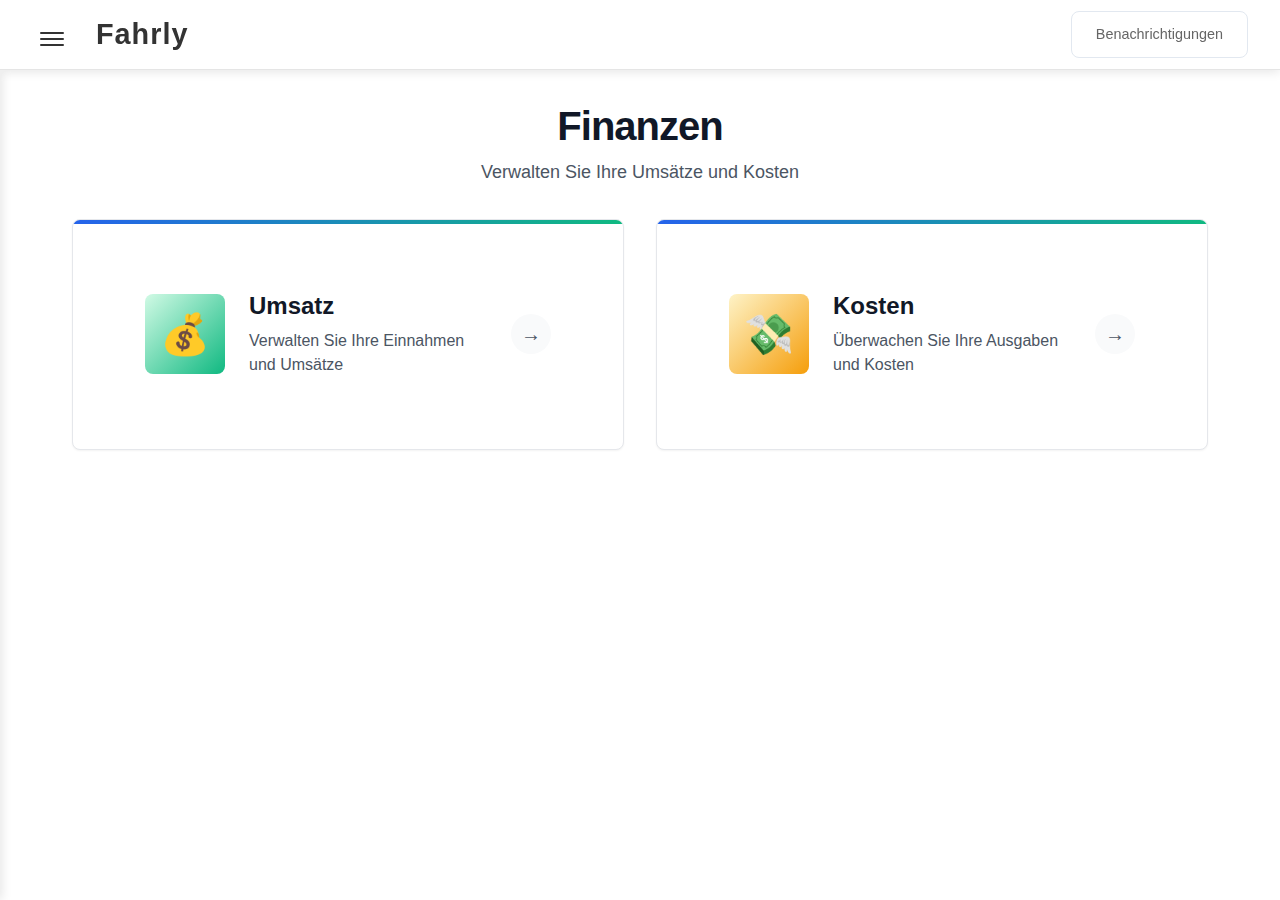
<file: app/finanzen/finanzen.html>
<!DOCTYPE html>
<html lang="de">
<head>
    <meta charset="UTF-8">
    <meta name="viewport" content="width=device-width, initial-scale=1.0">
    <title>Finanzen - Fahrly</title>
    
    <!-- CSS Files -->
    <link rel="stylesheet" href="../styles/reset.css">
    <link rel="stylesheet" href="../styles/variables.css">
    <link rel="stylesheet" href="../styles/theme.css">
    <link rel="stylesheet" href="../styles/typography.css">
    <link rel="stylesheet" href="../styles/utilities.css">
    <link rel="stylesheet" href="../styles/layout.css">
    <link rel="stylesheet" href="../styles/components/navbar.css">
    <link rel="stylesheet" href="../styles/components/sidebar.css">
    <link rel="stylesheet" href="../styles/components/cards.css">
    <link rel="stylesheet" href="../styles/components/buttons.css">
    <link rel="stylesheet" href="../styles/pages/finanzen.css">
</head>
<body>
    <!-- Include Navbar -->
    <div id="navbar-container"></div>
    
    <!-- Include Sidebar -->
    <div id="sidebar-container"></div>
    
    <!-- Main Content -->
    <main class="main-content">
        <div class="finanzen-container">
            <!-- Page Header -->
            <div class="page-header">
                <h1 class="page-title">Finanzen</h1>
                <p class="page-description">Verwalten Sie Ihre Umsätze und Kosten</p>
            </div>
            
            <!-- Finance Cards Grid -->
            <div class="finance-cards-grid">
                <!-- Umsatz Card -->
                <div class="finance-card card card-interactive" onclick="window.location.href='umsatz/umsatz.html'">
                    <div class="card-body">
                        <div class="finance-card-content">
                            <div class="finance-card-icon umsatz-icon">
                                <span class="icon">💰</span>
                            </div>
                            <div class="finance-card-info">
                                <h3 class="finance-card-title">Umsatz</h3>
                                <p class="finance-card-description">Verwalten Sie Ihre Einnahmen und Umsätze</p>
                            </div>
                            <div class="finance-card-arrow">
                                <span class="arrow">→</span>
                            </div>
                        </div>
                    </div>
                </div>
                
                <!-- Kosten Card -->
                <div class="finance-card card card-interactive" onclick="window.location.href='kosten/kosten.html'">
                    <div class="card-body">
                        <div class="finance-card-content">
                            <div class="finance-card-icon kosten-icon">
                                <span class="icon">💸</span>
                            </div>
                            <div class="finance-card-info">
                                <h3 class="finance-card-title">Kosten</h3>
                                <p class="finance-card-description">Überwachen Sie Ihre Ausgaben und Kosten</p>
                            </div>
                            <div class="finance-card-arrow">
                                <span class="arrow">→</span>
                            </div>
                        </div>
                    </div>
                </div>
            </div>
        </div>
    </main>
    
    <!-- Load Navbar HTML -->
    <script>
        // Load navbar HTML
        fetch('../components/navbar/navbar.html')
            .then(response => response.text())
            .then(html => {
                document.getElementById('navbar-container').innerHTML = html;
                
                // Initialize navbar after HTML is loaded
                if (window.Navbar) {
                    window.navbar = new window.Navbar();
                } else {
                    // If Navbar class is not available yet, wait for it
                    const checkNavbar = setInterval(() => {
                        if (window.Navbar) {
                            window.navbar = new window.Navbar();
                            clearInterval(checkNavbar);
                        }
                    }, 100);
                }
            })
            .catch(error => {
                console.error('Error loading navbar:', error);
            });
    </script>
    
    <!-- Load Navbar JS -->
    <script src="../components/navbar/navbar.js"></script>
    
    <!-- Load Sidebar HTML -->
    <script>
        // Load sidebar HTML
        fetch('../components/sidebar/sidebar.html')
            .then(response => response.text())
            .then(html => {
                document.getElementById('sidebar-container').innerHTML = html;
                // Initialize sidebar after HTML is loaded
                if (window.Sidebar) {
                    window.sidebar = new window.Sidebar();
                } else {
                    const checkSidebar = setInterval(() => {
                        if (window.Sidebar) {
                            window.sidebar = new window.Sidebar();
                            clearInterval(checkSidebar);
                        }
                    }, 100);
                }
            })
            .catch(error => {
                console.error('Error loading sidebar:', error);
            });
    </script>
    
    <!-- Load Sidebar JS -->
    <script src="../components/sidebar/sidebar.js"></script>
    
    <!-- Load index.js for sidebar-open body class logic -->
    <script src="../index.js"></script>
</body>
</html>
</file>
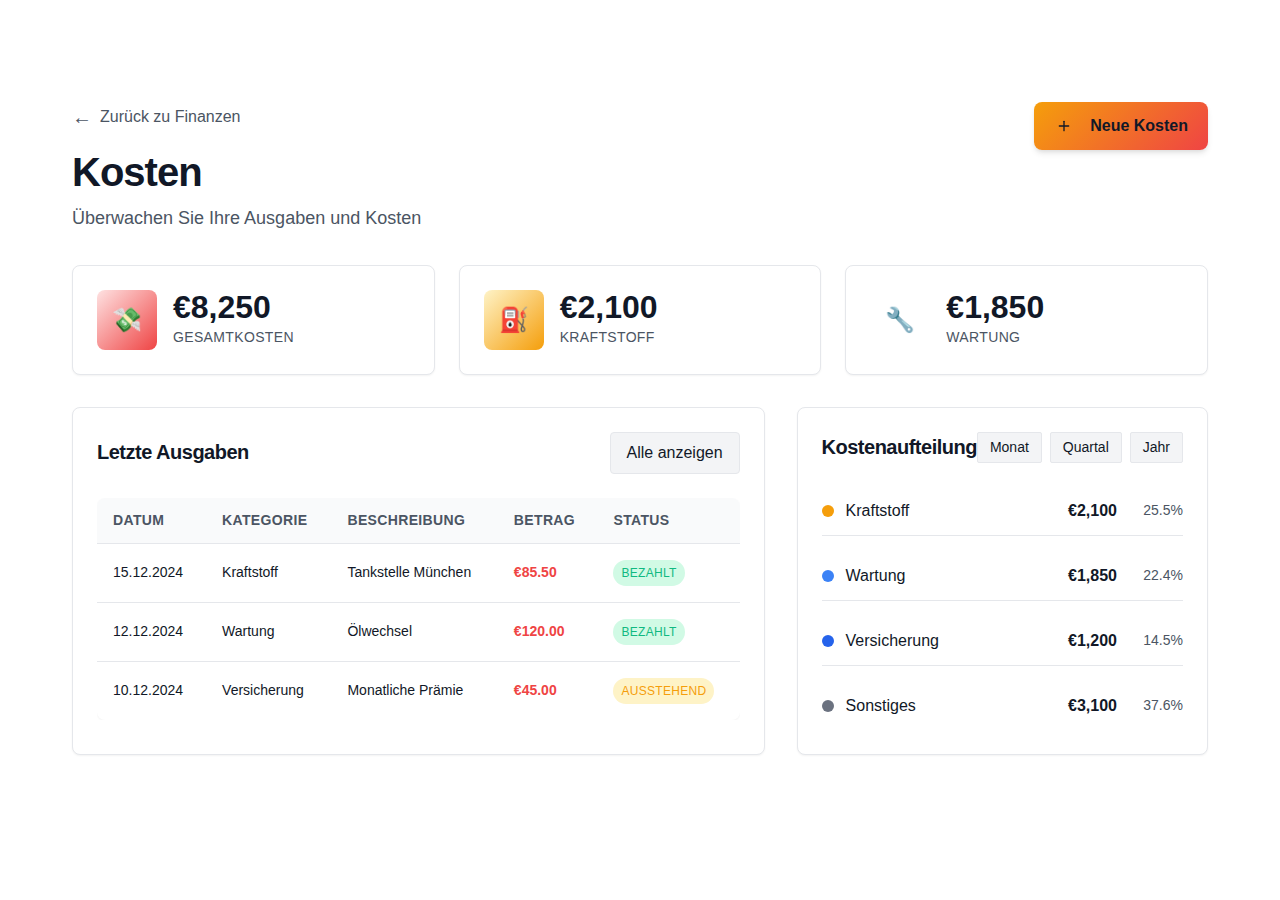
<file: app/finanzen/kosten/kosten.html>
<!DOCTYPE html>
<html lang="de">
<head>
    <meta charset="UTF-8">
    <meta name="viewport" content="width=device-width, initial-scale=1.0">
    <title>Kosten - Fahrly</title>
    
    <!-- CSS Files -->
    <link rel="stylesheet" href="../../styles/reset.css">
    <link rel="stylesheet" href="../../styles/variables.css">
    <link rel="stylesheet" href="../../styles/theme.css">
    <link rel="stylesheet" href="../../styles/typography.css">
    <link rel="stylesheet" href="../../styles/utilities.css">
    <link rel="stylesheet" href="../../styles/layout.css">
    <link rel="stylesheet" href="../../styles/components/navbar.css">
    <link rel="stylesheet" href="../../styles/components/sidebar.css">
    <link rel="stylesheet" href="../../styles/components/cards.css">
    <link rel="stylesheet" href="../../styles/components/buttons.css">
    <link rel="stylesheet" href="../../styles/components/tables.css">
    <link rel="stylesheet" href="../../styles/pages/kosten.css">
</head>
<body>
    <!-- Include Navbar -->
    <div id="navbar-container"></div>
    
    <!-- Include Sidebar -->
    <div id="sidebar-container"></div>
    
    <!-- Main Content -->
    <main class="main-content">
        <div class="kosten-container">
            <!-- Page Header -->
            <div class="page-header">
                <div class="header-content">
                    <div class="header-left">
                        <a href="../finanzen.html" class="back-button">
                            <span class="back-arrow">←</span>
                            Zurück zu Finanzen
                        </a>
                        <h1 class="page-title">Kosten</h1>
                        <p class="page-description">Überwachen Sie Ihre Ausgaben und Kosten</p>
                    </div>
                    <div class="header-right">
                        <button class="btn btn-primary btn-new-expense" id="newExpenseBtn">
                            <span class="btn-icon-wrapper">
                                <svg class="btn-icon-svg" width="16" height="16" viewBox="0 0 24 24" fill="none" stroke="currentColor" stroke-width="2" stroke-linecap="round" stroke-linejoin="round">
                                    <line x1="12" y1="5" x2="12" y2="19"></line>
                                    <line x1="5" y1="12" x2="19" y2="12"></line>
                                </svg>
                            </span>
                            <span class="btn-text">Neue Kosten</span>
                        </button>
                    </div>
                </div>
            </div>
            
            <!-- Stats Cards -->
            <div class="stats-grid">
                <div class="stat-card">
                    <div class="stat-content">
                        <div class="stat-icon expenses-icon">
                            <span class="icon">💸</span>
                        </div>
                        <div class="stat-info">
                            <div class="stat-value">€8,250</div>
                            <div class="stat-label">Gesamtkosten</div>
                        </div>
                    </div>
                </div>
                
                <div class="stat-card">
                    <div class="stat-content">
                        <div class="stat-icon fuel-icon">
                            <span class="icon">⛽</span>
                        </div>
                        <div class="stat-info">
                            <div class="stat-value">€2,100</div>
                            <div class="stat-label">Kraftstoff</div>
                        </div>
                    </div>
                </div>
                
                <div class="stat-card">
                    <div class="stat-content">
                        <div class="stat-icon maintenance-icon">
                            <span class="icon">🔧</span>
                        </div>
                        <div class="stat-info">
                            <div class="stat-value">€1,850</div>
                            <div class="stat-label">Wartung</div>
                        </div>
                    </div>
                </div>
            </div>
            
            <!-- Content Grid -->
            <div class="content-grid">
                <!-- Recent Expenses -->
                <div class="content-section">
                    <div class="section-header">
                        <h2 class="section-title">Letzte Ausgaben</h2>
                        <button class="btn btn-secondary">Alle anzeigen</button>
                    </div>
                    
                    <div class="expenses-table">
                        <table class="table">
                            <thead>
                                <tr>
                                    <th>Datum</th>
                                    <th>Kategorie</th>
                                    <th>Beschreibung</th>
                                    <th>Betrag</th>
                                    <th>Status</th>
                                </tr>
                            </thead>
                            <tbody>
                                <tr>
                                    <td>15.12.2024</td>
                                    <td>Kraftstoff</td>
                                    <td>Tankstelle München</td>
                                    <td class="amount negative">€85.50</td>
                                    <td><span class="status-badge success">Bezahlt</span></td>
                                </tr>
                                <tr>
                                    <td>12.12.2024</td>
                                    <td>Wartung</td>
                                    <td>Ölwechsel</td>
                                    <td class="amount negative">€120.00</td>
                                    <td><span class="status-badge success">Bezahlt</span></td>
                                </tr>
                                <tr>
                                    <td>10.12.2024</td>
                                    <td>Versicherung</td>
                                    <td>Monatliche Prämie</td>
                                    <td class="amount negative">€45.00</td>
                                    <td><span class="status-badge pending">Ausstehend</span></td>
                                </tr>
                            </tbody>
                        </table>
                    </div>
                </div>
                
                <!-- Cost Breakdown -->
                <div class="content-section">
                    <div class="section-header">
                        <h2 class="section-title">Kostenaufteilung</h2>
                        <div class="chart-controls">
                            <button class="btn btn-sm btn-secondary active">Monat</button>
                            <button class="btn btn-sm btn-secondary">Quartal</button>
                            <button class="btn btn-sm btn-secondary">Jahr</button>
                        </div>
                    </div>
                    
                    <div class="cost-breakdown">
                        <div class="breakdown-item">
                            <div class="breakdown-label">
                                <span class="breakdown-color fuel-color"></span>
                                <span>Kraftstoff</span>
                            </div>
                            <div class="breakdown-value">€2,100</div>
                            <div class="breakdown-percentage">25.5%</div>
                        </div>
                        
                        <div class="breakdown-item">
                            <div class="breakdown-label">
                                <span class="breakdown-color maintenance-color"></span>
                                <span>Wartung</span>
                            </div>
                            <div class="breakdown-value">€1,850</div>
                            <div class="breakdown-percentage">22.4%</div>
                        </div>
                        
                        <div class="breakdown-item">
                            <div class="breakdown-label">
                                <span class="breakdown-color insurance-color"></span>
                                <span>Versicherung</span>
                            </div>
                            <div class="breakdown-value">€1,200</div>
                            <div class="breakdown-percentage">14.5%</div>
                        </div>
                        
                        <div class="breakdown-item">
                            <div class="breakdown-label">
                                <span class="breakdown-color other-color"></span>
                                <span>Sonstiges</span>
                            </div>
                            <div class="breakdown-value">€3,100</div>
                            <div class="breakdown-percentage">37.6%</div>
                        </div>
                    </div>
                </div>
            </div>
        </div>
    </main>
    
    <!-- JavaScript Files -->
    <script src="../../components/navbar/navbar.js"></script>
    <script src="../../components/sidebar/sidebar.js"></script>
    <script src="../../index.js"></script>
    <script src="kosten.js"></script>
</body>
</html>
</file>
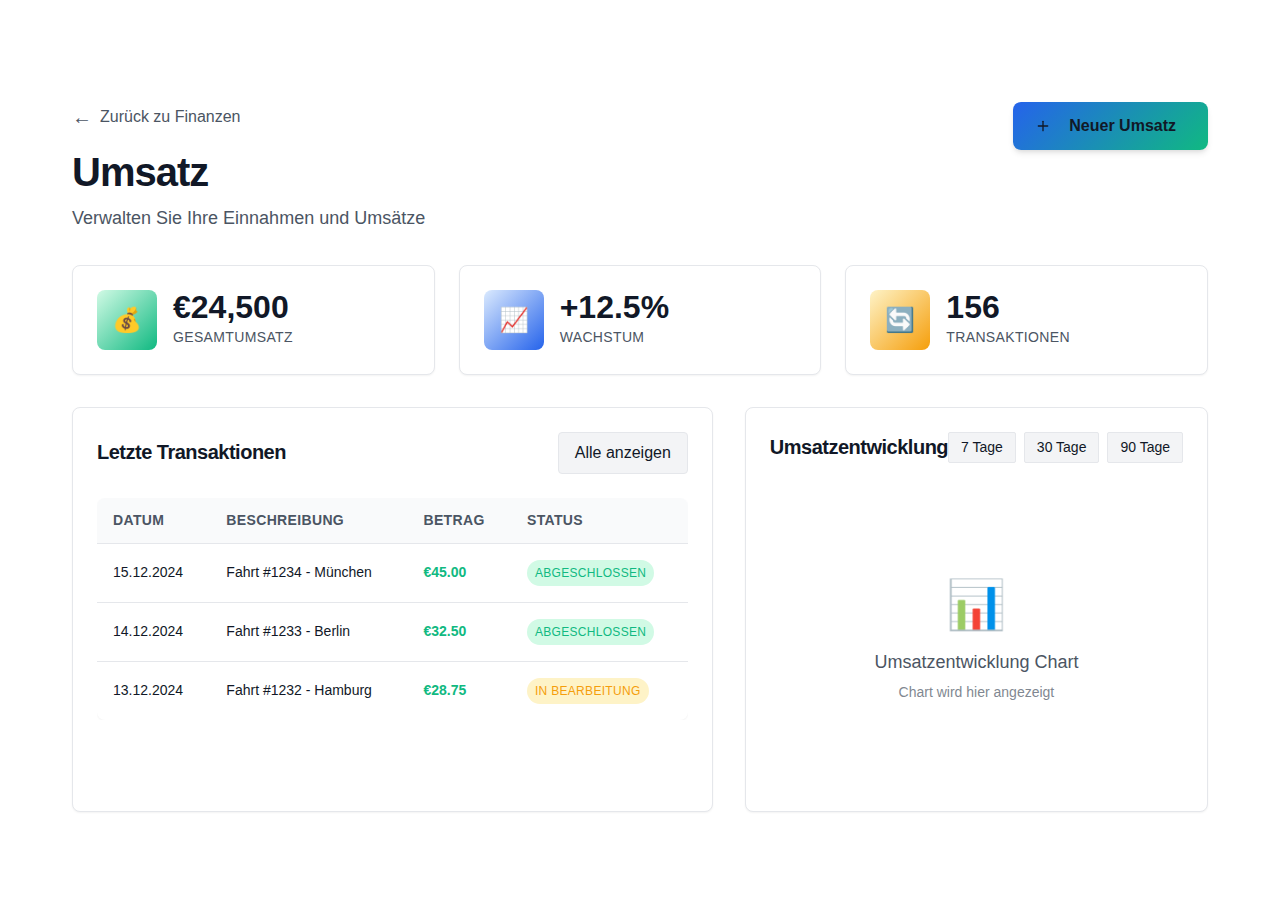
<file: app/finanzen/umsatz/umsatz.html>
<!DOCTYPE html>
<html lang="de">
<head>
    <meta charset="UTF-8">
    <meta name="viewport" content="width=device-width, initial-scale=1.0">
    <title>Umsatz - Fahrly</title>
    
    <!-- CSS Files -->
    <link rel="stylesheet" href="../../styles/reset.css">
    <link rel="stylesheet" href="../../styles/variables.css">
    <link rel="stylesheet" href="../../styles/theme.css">
    <link rel="stylesheet" href="../../styles/typography.css">
    <link rel="stylesheet" href="../../styles/utilities.css">
    <link rel="stylesheet" href="../../styles/layout.css">
    <link rel="stylesheet" href="../../styles/components/navbar.css">
    <link rel="stylesheet" href="../../styles/components/sidebar.css">
    <link rel="stylesheet" href="../../styles/components/cards.css">
    <link rel="stylesheet" href="../../styles/components/buttons.css">
    <link rel="stylesheet" href="../../styles/components/tables.css">
    <link rel="stylesheet" href="../../styles/pages/umsatz.css">
</head>
<body>
    <!-- Include Navbar -->
    <div id="navbar-container"></div>
    
    <!-- Include Sidebar -->
    <div id="sidebar-container"></div>
    
    <!-- Main Content -->
    <main class="main-content">
        <div class="umsatz-container">
            <!-- Page Header -->
            <div class="page-header">
                <div class="header-content">
                    <div class="header-left">
                        <a href="../finanzen.html" class="back-button">
                            <span class="back-arrow">←</span>
                            Zurück zu Finanzen
                        </a>
                        <h1 class="page-title">Umsatz</h1>
                        <p class="page-description">Verwalten Sie Ihre Einnahmen und Umsätze</p>
                    </div>
                    <div class="header-right">
                        <button class="btn btn-primary btn-new-revenue" id="newRevenueBtn">
                            <span class="btn-icon-wrapper">
                                <svg class="btn-icon-svg" width="16" height="16" viewBox="0 0 24 24" fill="none" stroke="currentColor" stroke-width="2" stroke-linecap="round" stroke-linejoin="round">
                                    <line x1="12" y1="5" x2="12" y2="19"></line>
                                    <line x1="5" y1="12" x2="19" y2="12"></line>
                                </svg>
                            </span>
                            <span class="btn-text">Neuer Umsatz</span>
                        </button>
                    </div>
                </div>
            </div>
            
            <!-- Stats Cards -->
            <div class="stats-grid">
                <div class="stat-card">
                    <div class="stat-content">
                        <div class="stat-icon revenue-icon">
                            <span class="icon">💰</span>
                        </div>
                        <div class="stat-info">
                            <div class="stat-value">€24,500</div>
                            <div class="stat-label">Gesamtumsatz</div>
                        </div>
                    </div>
                </div>
                
                <div class="stat-card">
                    <div class="stat-content">
                        <div class="stat-icon growth-icon">
                            <span class="icon">📈</span>
                        </div>
                        <div class="stat-info">
                            <div class="stat-value">+12.5%</div>
                            <div class="stat-label">Wachstum</div>
                        </div>
                    </div>
                </div>
                
                <div class="stat-card">
                    <div class="stat-content">
                        <div class="stat-icon transactions-icon">
                            <span class="icon">🔄</span>
                        </div>
                        <div class="stat-info">
                            <div class="stat-value">156</div>
                            <div class="stat-label">Transaktionen</div>
                        </div>
                    </div>
                </div>
            </div>
            
            <!-- Content Grid -->
            <div class="content-grid">
                <!-- Recent Transactions -->
                <div class="content-section">
                    <div class="section-header">
                        <h2 class="section-title">Letzte Transaktionen</h2>
                        <button class="btn btn-secondary">Alle anzeigen</button>
                    </div>
                    
                    <div class="transactions-table">
                        <table class="table">
                            <thead>
                                <tr>
                                    <th>Datum</th>
                                    <th>Beschreibung</th>
                                    <th>Betrag</th>
                                    <th>Status</th>
                                </tr>
                            </thead>
                            <tbody>
                                <tr>
                                    <td>15.12.2024</td>
                                    <td>Fahrt #1234 - München</td>
                                    <td class="amount positive">€45.00</td>
                                    <td><span class="status-badge success">Abgeschlossen</span></td>
                                </tr>
                                <tr>
                                    <td>14.12.2024</td>
                                    <td>Fahrt #1233 - Berlin</td>
                                    <td class="amount positive">€32.50</td>
                                    <td><span class="status-badge success">Abgeschlossen</span></td>
                                </tr>
                                <tr>
                                    <td>13.12.2024</td>
                                    <td>Fahrt #1232 - Hamburg</td>
                                    <td class="amount positive">€28.75</td>
                                    <td><span class="status-badge pending">In Bearbeitung</span></td>
                                </tr>
                            </tbody>
                        </table>
                    </div>
                </div>
                
                <!-- Revenue Chart -->
                <div class="content-section">
                    <div class="section-header">
                        <h2 class="section-title">Umsatzentwicklung</h2>
                        <div class="chart-controls">
                            <button class="btn btn-sm btn-secondary active">7 Tage</button>
                            <button class="btn btn-sm btn-secondary">30 Tage</button>
                            <button class="btn btn-sm btn-secondary">90 Tage</button>
                        </div>
                    </div>
                    
                    <div class="chart-container">
                        <div class="chart-placeholder">
                            <div class="chart-icon">📊</div>
                            <p>Umsatzentwicklung Chart</p>
                            <small>Chart wird hier angezeigt</small>
                        </div>
                    </div>
                </div>
            </div>
        </div>
    </main>
    
    <!-- JavaScript Files -->
    <script src="../../components/navbar/navbar.js"></script>
    <script src="../../components/sidebar/sidebar.js"></script>
    <script src="../../index.js"></script>
    <script src="umsatz.js"></script>
</body>
</html>
</file>
<file: app/styles/variables.css>
/* CSS Custom Properties - Colors, spacing, fonts */

:root {
  /* Spacing Scale */
  --space-0: 0;
  --space-1: 0.25rem;   /* 4px */
  --space-2: 0.5rem;     /* 8px */
  --space-3: 0.75rem;    /* 12px */
  --space-4: 1rem;       /* 16px */
  --space-5: 1.25rem;    /* 20px */
  --space-6: 1.5rem;     /* 24px */
  --space-8: 2rem;       /* 32px */
  --space-10: 2.5rem;    /* 40px */
  --space-12: 3rem;      /* 48px */
  --space-16: 4rem;      /* 64px */
  --space-20: 5rem;      /* 80px */
  --space-24: 6rem;      /* 96px */
  --space-32: 8rem;      /* 128px */
  --space-40: 10rem;     /* 160px */
  --space-48: 12rem;     /* 192px */
  --space-56: 14rem;     /* 224px */
  --space-64: 16rem;     /* 256px */

  /* Container Max Widths */
  --container-sm: 640px;
  --container-md: 768px;
  --container-lg: 1024px;
  --container-xl: 1280px;
  --container-2xl: 1536px;

  /* Breakpoints */
  --breakpoint-sm: 640px;
  --breakpoint-md: 768px;
  --breakpoint-lg: 1024px;
  --breakpoint-xl: 1280px;
  --breakpoint-2xl: 1536px;

  /* Border Radius */
  --radius-none: 0;
  --radius-sm: 0.125rem;   /* 2px */
  --radius-md: 0.25rem;    /* 4px */
  --radius-lg: 0.5rem;     /* 8px */
  --radius-xl: 0.75rem;    /* 12px */
  --radius-2xl: 1rem;      /* 16px */
  --radius-3xl: 1.5rem;    /* 24px */
  --radius-full: 9999px;

  /* Border Widths */
  --border-0: 0;
  --border-1: 1px;
  --border-2: 2px;
  --border-4: 4px;
  --border-8: 8px;

  /* Z-Index Scale */
  --z-dropdown: 1000;
  --z-sticky: 1020;
  --z-fixed: 1030;
  --z-modal-backdrop: 1040;
  --z-modal: 1050;
  --z-popover: 1060;
  --z-tooltip: 1070;
  --z-toast: 1080;

  /* Transitions */
  --transition-fast: 150ms ease-in-out;
  --transition-normal: 250ms ease-in-out;
  --transition-slow: 350ms ease-in-out;
  --transition-slower: 500ms ease-in-out;

  /* Animation Durations */
  --duration-75: 75ms;
  --duration-100: 100ms;
  --duration-150: 150ms;
  --duration-200: 200ms;
  --duration-300: 300ms;
  --duration-500: 500ms;
  --duration-700: 700ms;
  --duration-1000: 1000ms;

  /* Animation Easing */
  --ease-linear: linear;
  --ease-in: cubic-bezier(0.4, 0, 1, 1);
  --ease-out: cubic-bezier(0, 0, 0.2, 1);
  --ease-in-out: cubic-bezier(0.4, 0, 0.2, 1);

  /* Grid System */
  --grid-columns: 12;
  --grid-gutter: var(--space-4);
  --grid-gutter-sm: var(--space-2);
  --grid-gutter-lg: var(--space-6);

  /* Layout Dimensions */
  --header-height: 64px;
  --sidebar-width: 280px;
  --sidebar-width-collapsed: 80px;
  --footer-height: 60px;
  --content-max-width: 1200px;

  /* Component Specific Spacing */
  --card-padding: var(--space-6);
  --card-padding-sm: var(--space-4);
  --card-padding-lg: var(--space-8);
  
  --button-padding-x: var(--space-4);
  --button-padding-y: var(--space-2);
  --button-padding-sm-x: var(--space-3);
  --button-padding-sm-y: var(--space-1);
  --button-padding-lg-x: var(--space-6);
  --button-padding-lg-y: var(--space-3);
  
  --input-padding-x: var(--space-3);
  --input-padding-y: var(--space-2);
  --input-height: 40px;
  --input-height-sm: 32px;
  --input-height-lg: 48px;

  /* Fleet Management Specific Variables */
  --driver-card-width: 320px;
  --vehicle-card-width: 280px;
  --trip-card-width: 400px;
  --stats-card-height: 120px;
  --map-container-height: 400px;
  --table-row-height: 56px;
  --table-row-height-sm: 48px;

  /* Status Indicator Sizes */
  --status-dot-size: 8px;
  --status-dot-size-lg: 12px;
  --status-badge-height: 24px;
  --status-badge-padding: var(--space-1) var(--space-2);

  /* Icon Sizes */
  --icon-size-xs: 12px;
  --icon-size-sm: 16px;
  --icon-size-md: 20px;
  --icon-size-lg: 24px;
  --icon-size-xl: 32px;
  --icon-size-2xl: 48px;

  /* Avatar Sizes */
  --avatar-size-xs: 24px;
  --avatar-size-sm: 32px;
  --avatar-size-md: 40px;
  --avatar-size-lg: 48px;
  --avatar-size-xl: 64px;
  --avatar-size-2xl: 96px;

  /* Badge Sizes */
  --badge-height: 20px;
  --badge-padding: var(--space-1) var(--space-2);
  --badge-font-size: 0.75rem;

  /* Tooltip */
  --tooltip-max-width: 200px;
  --tooltip-padding: var(--space-2) var(--space-3);
  --tooltip-font-size: 0.875rem;

  /* Modal */
  --modal-max-width: 500px;
  --modal-max-width-lg: 800px;
  --modal-padding: var(--space-6);
  --modal-backdrop-opacity: 0.5;

  /* Dropdown */
  --dropdown-min-width: 200px;
  --dropdown-max-width: 400px;
  --dropdown-padding: var(--space-1);

  /* Loading States */
  --skeleton-height: 20px;
  --skeleton-border-radius: var(--radius-md);
  --skeleton-animation-duration: 1.5s;

  /* Focus Ring */
  --focus-ring-width: 2px;
  --focus-ring-offset: 2px;
  --focus-ring-color: var(--primary-blue);

  /* Scrollbar */
  --scrollbar-width: 8px;
  --scrollbar-track-color: var(--bg-secondary);
  --scrollbar-thumb-color: var(--neutral-400);
  --scrollbar-thumb-hover-color: var(--neutral-500);

  /* Print */
  --print-margin: 1in;
  --print-font-size: 12pt;
  --print-line-height: 1.4;

  /* Performance */
  --will-change-transform: will-change: transform;
  --will-change-opacity: will-change: opacity;
  --will-change-scroll: will-change: scroll-position;

  /* Utility Classes Support */
  --aspect-ratio-square: 1;
  --aspect-ratio-video: 16 / 9;
  --aspect-ratio-photo: 4 / 3;
  --aspect-ratio-wide: 21 / 9;

  /* Filter Effects */
  --blur-sm: blur(4px);
  --blur-md: blur(8px);
  --blur-lg: blur(16px);
  --blur-xl: blur(24px);

  --brightness-0: brightness(0);
  --brightness-50: brightness(0.5);
  --brightness-75: brightness(0.75);
  --brightness-90: brightness(0.9);
  --brightness-95: brightness(0.95);
  --brightness-100: brightness(1);
  --brightness-105: brightness(1.05);
  --brightness-110: brightness(1.1);
  --brightness-125: brightness(1.25);
  --brightness-150: brightness(1.5);
  --brightness-200: brightness(2);

  /* Backdrop Filters */
  --backdrop-blur-sm: blur(4px);
  --backdrop-blur-md: blur(8px);
  --backdrop-blur-lg: blur(16px);
  --backdrop-blur-xl: blur(24px);

  /* Transform Origins */
  --transform-origin-center: center;
  --transform-origin-top: top;
  --transform-origin-top-right: top right;
  --transform-origin-right: right;
  --transform-origin-bottom-right: bottom right;
  --transform-origin-bottom: bottom;
  --transform-origin-bottom-left: bottom left;
  --transform-origin-left: left;
  --transform-origin-top-left: top left;

  /* Fleet Management Layout */
  --dashboard-grid-gap: var(--space-6);
  --dashboard-card-min-height: 200px;
  --dashboard-stats-grid-cols: 4;
  --dashboard-stats-grid-cols-md: 2;
  --dashboard-stats-grid-cols-sm: 1;

  /* Responsive Breakpoints for Fleet Management */
  --mobile-first: 320px;
  --tablet-portrait: 768px;
  --tablet-landscape: 1024px;
  --desktop: 1280px;
  --desktop-large: 1536px;

  /* Navigation */
  --nav-item-height: 48px;
  --nav-item-padding: var(--space-3) var(--space-4);
  --nav-item-border-radius: var(--radius-md);
  --nav-item-margin: var(--space-1);

  /* Sidebar */
  --sidebar-item-height: 44px;
  --sidebar-item-padding: var(--space-3) var(--space-4);
  --sidebar-item-border-radius: var(--radius-md);
  --sidebar-item-margin: var(--space-1);
  --sidebar-section-padding: var(--space-4);
  --sidebar-section-margin: var(--space-2) 0;

  /* Data Tables */
  --table-cell-padding: var(--space-3) var(--space-4);
  --table-cell-padding-sm: var(--space-2) var(--space-3);
  --table-border-width: var(--border-1);
  --table-stripe-color: var(--bg-secondary);

  /* Forms */
  --form-group-margin: var(--space-4);
  --form-label-margin: var(--space-1) 0;
  --form-error-margin: var(--space-1) 0;
  --form-help-margin: var(--space-1) 0;
  --form-checkbox-size: 16px;
  --form-radio-size: 16px;

  /* Alerts */
  --alert-padding: var(--space-4);
  --alert-margin: var(--space-4) 0;
  --alert-border-width: var(--border-1);
  --alert-border-radius: var(--radius-lg);

  /* Progress */
  --progress-height: 8px;
  --progress-height-sm: 4px;
  --progress-height-lg: 12px;
  --progress-border-radius: var(--radius-full);

  /* Breadcrumbs */
  --breadcrumb-padding: var(--space-2) 0;
  --breadcrumb-item-padding: var(--space-1) var(--space-2);
  --breadcrumb-separator-margin: var(--space-2);

  /* Pagination */
  --pagination-item-size: 40px;
  --pagination-item-margin: var(--space-1);
  --pagination-border-radius: var(--radius-md);
}
</file>
<file: app/styles/theme.css>
/* Light/Dark Themes and Branding for Fahrly Fleet Management */

:root {
  /* Primary Brand Colors */
  --primary-blue: #2563eb;
  --primary-blue-hover: #1d4ed8;
  --primary-blue-light: #dbeafe;
  --primary-blue-dark: #1e40af;
  
  /* Secondary Colors */
  --secondary-green: #10b981;
  --secondary-green-hover: #059669;
  --secondary-green-light: #d1fae5;
  
  --secondary-orange: #f59e0b;
  --secondary-orange-hover: #d97706;
  --secondary-orange-light: #fef3c7;
  
  --secondary-red: #ef4444;
  --secondary-red-hover: #dc2626;
  --secondary-red-light: #fee2e2;
  
  /* Neutral Colors */
  --neutral-50: #f9fafb;
  --neutral-100: #f3f4f6;
  --neutral-200: #e5e7eb;
  --neutral-300: #d1d5db;
  --neutral-400: #9ca3af;
  --neutral-500: #6b7280;
  --neutral-600: #4b5563;
  --neutral-700: #374151;
  --neutral-800: #1f2937;
  --neutral-900: #111827;
  
  /* Status Colors */
  --success: #10b981;
  --warning: #f59e0b;
  --error: #ef4444;
  --info: #3b82f6;
  
  /* Light Theme (Default) */
  --bg-primary: #ffffff;
  --bg-secondary: #f9fafb;
  --bg-tertiary: #f3f4f6;
  --bg-elevated: #ffffff;
  --bg-overlay: rgba(0, 0, 0, 0.5);
  
  --text-primary: #111827;
  --text-secondary: #4b5563;
  --text-tertiary: #6b7280;
  --text-inverse: #ffffff;
  
  --border-primary: #e5e7eb;
  --border-secondary: #d1d5db;
  --border-focus: #2563eb;
  
  --shadow-sm: 0 1px 2px 0 rgba(0, 0, 0, 0.05);
  --shadow-md: 0 4px 6px -1px rgba(0, 0, 0, 0.1), 0 2px 4px -1px rgba(0, 0, 0, 0.06);
  --shadow-lg: 0 10px 15px -3px rgba(0, 0, 0, 0.1), 0 4px 6px -2px rgba(0, 0, 0, 0.05);
  --shadow-xl: 0 20px 25px -5px rgba(0, 0, 0, 0.1), 0 10px 10px -5px rgba(0, 0, 0, 0.04);
  
  /* Component Specific Colors */
  --card-bg: #ffffff;
  --card-border: #e5e7eb;
  --card-shadow: var(--shadow-sm);
  
  --button-primary-bg: var(--primary-blue);
  --button-primary-text: #ffffff;
  --button-primary-hover: var(--primary-blue-hover);
  
  --button-secondary-bg: var(--neutral-100);
  --button-secondary-text: var(--text-primary);
  --button-secondary-hover: var(--neutral-200);
  
  --input-bg: #ffffff;
  --input-border: var(--border-primary);
  --input-focus-border: var(--border-focus);
  --input-text: var(--text-primary);
  --input-placeholder: var(--text-tertiary);
  
  --sidebar-bg: #ffffff;
  --sidebar-border: var(--border-primary);
  --sidebar-text: var(--text-primary);
  --sidebar-hover: var(--neutral-50);
  
  --navbar-bg: #ffffff;
  --navbar-border: var(--border-primary);
  --navbar-text: var(--text-primary);
  
  /* Fleet Management Specific Colors */
  --driver-status-active: var(--success);
  --driver-status-inactive: var(--neutral-400);
  --driver-status-busy: var(--warning);
  
  --vehicle-status-available: var(--success);
  --vehicle-status-in-use: var(--warning);
  --vehicle-status-maintenance: var(--error);
  --vehicle-status-offline: var(--neutral-400);
  
  --trip-status-completed: var(--success);
  --trip-status-in-progress: var(--info);
  --trip-status-cancelled: var(--error);
  --trip-status-scheduled: var(--neutral-500);
}

/* Dark Theme */
[data-theme="dark"] {
  --bg-primary: #111827;
  --bg-secondary: #1f2937;
  --bg-tertiary: #374151;
  --bg-elevated: #1f2937;
  --bg-overlay: rgba(0, 0, 0, 0.7);
  
  --text-primary: #f9fafb;
  --text-secondary: #d1d5db;
  --text-tertiary: #9ca3af;
  --text-inverse: #111827;
  
  --border-primary: #374151;
  --border-secondary: #4b5563;
  --border-focus: #3b82f6;
  
  --shadow-sm: 0 1px 2px 0 rgba(0, 0, 0, 0.3);
  --shadow-md: 0 4px 6px -1px rgba(0, 0, 0, 0.4), 0 2px 4px -1px rgba(0, 0, 0, 0.3);
  --shadow-lg: 0 10px 15px -3px rgba(0, 0, 0, 0.4), 0 4px 6px -2px rgba(0, 0, 0, 0.3);
  --shadow-xl: 0 20px 25px -5px rgba(0, 0, 0, 0.4), 0 10px 10px -5px rgba(0, 0, 0, 0.3);
  
  /* Component Specific Colors - Dark */
  --card-bg: #1f2937;
  --card-border: #374151;
  --card-shadow: var(--shadow-sm);
  
  --button-secondary-bg: var(--neutral-800);
  --button-secondary-text: var(--text-primary);
  --button-secondary-hover: var(--neutral-700);
  
  --input-bg: #1f2937;
  --input-border: var(--border-primary);
  --input-focus-border: var(--border-focus);
  --input-text: var(--text-primary);
  --input-placeholder: var(--text-tertiary);
  
  --sidebar-bg: #1f2937;
  --sidebar-border: var(--border-primary);
  --sidebar-text: var(--text-primary);
  --sidebar-hover: var(--neutral-800);
  
  --navbar-bg: #1f2937;
  --navbar-border: var(--border-primary);
  --navbar-text: var(--text-primary);
}

/* High Contrast Theme for Accessibility */
[data-theme="high-contrast"] {
  --bg-primary: #000000;
  --bg-secondary: #1a1a1a;
  --bg-tertiary: #2d2d2d;
  --bg-elevated: #000000;
  
  --text-primary: #ffffff;
  --text-secondary: #e0e0e0;
  --text-tertiary: #b0b0b0;
  
  --border-primary: #ffffff;
  --border-secondary: #cccccc;
  --border-focus: #ffff00;
  
  --primary-blue: #0066cc;
  --primary-blue-hover: #0052a3;
  --success: #00cc00;
  --warning: #ffcc00;
  --error: #ff0000;
  --info: #0066ff;
}

/* System Theme Detection */
@media (prefers-color-scheme: dark) {
  :root:not([data-theme]) {
    --bg-primary: #111827;
    --bg-secondary: #1f2937;
    --bg-tertiary: #374151;
    --bg-elevated: #1f2937;
    
    --text-primary: #f9fafb;
    --text-secondary: #d1d5db;
    --text-tertiary: #9ca3af;
    
    --border-primary: #374151;
    --border-secondary: #4b5563;
    
    --card-bg: #1f2937;
    --card-border: #374151;
    
    --input-bg: #1f2937;
    --input-border: #374151;
    --input-text: #f9fafb;
    
    --sidebar-bg: #1f2937;
    --sidebar-border: #374151;
    --sidebar-text: #f9fafb;
    --sidebar-hover: #374151;
    
    --navbar-bg: #1f2937;
    --navbar-border: #374151;
    --navbar-text: #f9fafb;
  }
}

/* Reduced Motion Support */
@media (prefers-reduced-motion: reduce) {
  * {
    animation-duration: 0.01ms !important;
    animation-iteration-count: 1 !important;
    transition-duration: 0.01ms !important;
  }
}

/* Focus Styles for Accessibility */
*:focus-visible {
  outline: 2px solid var(--border-focus);
  outline-offset: 2px;
}

/* Selection Styles */
::selection {
  background-color: var(--primary-blue-light);
  color: var(--text-primary);
}

/* Scrollbar Styling */
::-webkit-scrollbar {
  width: 8px;
  height: 8px;
}

::-webkit-scrollbar-track {
  background: var(--bg-secondary);
}

::-webkit-scrollbar-thumb {
  background: var(--neutral-400);
  border-radius: 4px;
}

::-webkit-scrollbar-thumb:hover {
  background: var(--neutral-500);
}
</file>
<file: app/styles/typography.css>
/* Typography - Font sizes, headings, text utilities */

/* Font Family Definitions */
:root {
  /* Primary Font Stack - Modern, readable sans-serif */
  --font-family-primary: -apple-system, BlinkMacSystemFont, 'Segoe UI', Roboto, 'Helvetica Neue', Arial, sans-serif;
  
  /* Monospace Font for code, IDs, and technical data */
  --font-family-mono: 'SF Mono', Monaco, 'Cascadia Code', 'Roboto Mono', Consolas, 'Courier New', monospace;
  
  /* Font Weights */
  --font-weight-light: 300;
  --font-weight-normal: 400;
  --font-weight-medium: 500;
  --font-weight-semibold: 600;
  --font-weight-bold: 700;
  --font-weight-extrabold: 800;
  
  /* Line Heights */
  --line-height-tight: 1.25;
  --line-height-normal: 1.5;
  --line-height-relaxed: 1.75;
  --line-height-loose: 2;
  
  /* Letter Spacing */
  --letter-spacing-tight: -0.025em;
  --letter-spacing-normal: 0;
  --letter-spacing-wide: 0.025em;
  --letter-spacing-wider: 0.05em;
  --letter-spacing-widest: 0.1em;
}

/* Base Typography */
html {
  font-family: var(--font-family-primary);
  font-size: 16px;
  line-height: var(--line-height-normal);
  -webkit-font-smoothing: antialiased;
  -moz-osx-font-smoothing: grayscale;
}

body {
  font-family: var(--font-family-primary);
  font-size: 1rem;
  font-weight: var(--font-weight-normal);
  line-height: var(--line-height-normal);
  color: var(--text-primary);
}

/* Heading Hierarchy */
h1, .h1 {
  font-size: 2.5rem;
  font-weight: var(--font-weight-bold);
  line-height: var(--line-height-tight);
  letter-spacing: var(--letter-spacing-tight);
  color: var(--text-primary);
  margin-bottom: 1rem;
}

h2, .h2 {
  font-size: 2rem;
  font-weight: var(--font-weight-semibold);
  line-height: var(--line-height-tight);
  letter-spacing: var(--letter-spacing-tight);
  color: var(--text-primary);
  margin-bottom: 0.875rem;
}

h3, .h3 {
  font-size: 1.5rem;
  font-weight: var(--font-weight-semibold);
  line-height: var(--line-height-tight);
  color: var(--text-primary);
  margin-bottom: 0.75rem;
}

h4, .h4 {
  font-size: 1.25rem;
  font-weight: var(--font-weight-medium);
  line-height: var(--line-height-tight);
  color: var(--text-primary);
  margin-bottom: 0.625rem;
}

h5, .h5 {
  font-size: 1.125rem;
  font-weight: var(--font-weight-medium);
  line-height: var(--line-height-tight);
  color: var(--text-primary);
  margin-bottom: 0.5rem;
}

h6, .h6 {
  font-size: 1rem;
  font-weight: var(--font-weight-medium);
  line-height: var(--line-height-tight);
  color: var(--text-primary);
  margin-bottom: 0.5rem;
}

/* Paragraph and Text Elements */
p {
  margin-bottom: 1rem;
  color: var(--text-secondary);
}

p:last-child {
  margin-bottom: 0;
}

/* Text Sizes */
.text-xs {
  font-size: 0.75rem;
  line-height: 1rem;
}

.text-sm {
  font-size: 0.875rem;
  line-height: 1.25rem;
}

.text-base {
  font-size: 1rem;
  line-height: 1.5rem;
}

.text-lg {
  font-size: 1.125rem;
  line-height: 1.75rem;
}

.text-xl {
  font-size: 1.25rem;
  line-height: 1.75rem;
}

.text-2xl {
  font-size: 1.5rem;
  line-height: 2rem;
}

.text-3xl {
  font-size: 1.875rem;
  line-height: 2.25rem;
}

.text-4xl {
  font-size: 2.25rem;
  line-height: 2.5rem;
}

/* Font Weights */
.font-light {
  font-weight: var(--font-weight-light);
}

.font-normal {
  font-weight: var(--font-weight-normal);
}

.font-medium {
  font-weight: var(--font-weight-medium);
}

.font-semibold {
  font-weight: var(--font-weight-semibold);
}

.font-bold {
  font-weight: var(--font-weight-bold);
}

.font-extrabold {
  font-weight: var(--font-weight-extrabold);
}

/* Text Colors */
.text-primary {
  color: var(--text-primary);
}

.text-secondary {
  color: var(--text-secondary);
}

.text-tertiary {
  color: var(--text-tertiary);
}

.text-inverse {
  color: var(--text-inverse);
}

.text-success {
  color: var(--success);
}

.text-warning {
  color: var(--warning);
}

.text-error {
  color: var(--error);
}

.text-info {
  color: var(--info);
}

/* Text Alignment */
.text-left {
  text-align: left;
}

.text-center {
  text-align: center;
}

.text-right {
  text-align: right;
}

.text-justify {
  text-align: justify;
}

/* Text Transform */
.text-uppercase {
  text-transform: uppercase;
}

.text-lowercase {
  text-transform: lowercase;
}

.text-capitalize {
  text-transform: capitalize;
}

/* Letter Spacing */
.tracking-tight {
  letter-spacing: var(--letter-spacing-tight);
}

.tracking-normal {
  letter-spacing: var(--letter-spacing-normal);
}

.tracking-wide {
  letter-spacing: var(--letter-spacing-wide);
}

.tracking-wider {
  letter-spacing: var(--letter-spacing-wider);
}

.tracking-widest {
  letter-spacing: var(--letter-spacing-widest);
}

/* Line Height */
.leading-tight {
  line-height: var(--line-height-tight);
}

.leading-normal {
  line-height: var(--line-height-normal);
}

.leading-relaxed {
  line-height: var(--line-height-relaxed);
}

.leading-loose {
  line-height: var(--line-height-loose);
}

/* Text Decoration */
.underline {
  text-decoration: underline;
}

.no-underline {
  text-decoration: none;
}

.line-through {
  text-decoration: line-through;
}

/* Font Family */
.font-primary {
  font-family: var(--font-family-primary);
}

.font-mono {
  font-family: var(--font-family-mono);
}

/* Fleet Management Specific Typography */
.page-title {
  font-size: 2.5rem;
  font-weight: var(--font-weight-bold);
  line-height: var(--line-height-tight);
  color: var(--text-primary);
  margin-bottom: 0.5rem;
}

.page-description {
  font-size: 1.125rem;
  font-weight: var(--font-weight-normal);
  line-height: var(--line-height-relaxed);
  color: var(--text-secondary);
  margin-bottom: 2rem;
}

.section-title {
  font-size: 1.5rem;
  font-weight: var(--font-weight-semibold);
  color: var(--text-primary);
  margin-bottom: 1rem;
}

.card-title {
  font-size: 1.125rem;
  font-weight: var(--font-weight-semibold);
  color: var(--text-primary);
  margin-bottom: 0.5rem;
}

.card-subtitle {
  font-size: 0.875rem;
  font-weight: var(--font-weight-normal);
  color: var(--text-secondary);
  margin-bottom: 0.5rem;
}

.stat-value {
  font-size: 2rem;
  font-weight: var(--font-weight-bold);
  color: var(--text-primary);
  line-height: 1;
}

.stat-label {
  font-size: 0.875rem;
  font-weight: var(--font-weight-medium);
  color: var(--text-secondary);
  text-transform: uppercase;
  letter-spacing: var(--letter-spacing-wide);
}

.status-text {
  font-size: 0.875rem;
  font-weight: var(--font-weight-medium);
  text-transform: uppercase;
  letter-spacing: var(--letter-spacing-wide);
}

.status-active {
  color: var(--success);
}

.status-inactive {
  color: var(--text-tertiary);
}

.status-warning {
  color: var(--warning);
}

.status-error {
  color: var(--error);
}

/* Code and Technical Text */
.code {
  font-family: var(--font-family-mono);
  font-size: 0.875rem;
  background-color: var(--bg-tertiary);
  padding: 0.125rem 0.25rem;
  border-radius: 0.25rem;
  color: var(--text-primary);
}

.code-block {
  font-family: var(--font-family-mono);
  font-size: 0.875rem;
  background-color: var(--bg-tertiary);
  padding: 1rem;
  border-radius: 0.5rem;
  color: var(--text-primary);
  overflow-x: auto;
}

/* Truncation */
.truncate {
  overflow: hidden;
  text-overflow: ellipsis;
  white-space: nowrap;
}

.line-clamp-2 {
  display: -webkit-box;
  -webkit-line-clamp: 2;
  -webkit-box-orient: vertical;
  overflow: hidden;
}

.line-clamp-3 {
  display: -webkit-box;
  -webkit-line-clamp: 3;
  -webkit-box-orient: vertical;
  overflow: hidden;
}

/* Responsive Typography */
@media (max-width: 768px) {
  h1, .h1 {
    font-size: 2rem;
  }
  
  h2, .h2 {
    font-size: 1.75rem;
  }
  
  h3, .h3 {
    font-size: 1.375rem;
  }
  
  .page-title {
    font-size: 2rem;
  }
  
  .stat-value {
    font-size: 1.75rem;
  }
}

@media (max-width: 480px) {
  h1, .h1 {
    font-size: 1.75rem;
  }
  
  h2, .h2 {
    font-size: 1.5rem;
  }
  
  .page-title {
    font-size: 1.75rem;
  }
  
  .stat-value {
    font-size: 1.5rem;
  }
}

/* Print Styles */
@media print {
  body {
    font-size: 12pt;
    line-height: 1.4;
  }
  
  h1, h2, h3, h4, h5, h6 {
    page-break-after: avoid;
  }
  
  p, blockquote, table {
    orphans: 3;
    widows: 3;
  }
}
</file>
<file: app/styles/layout.css>
/* Page Layout - Sidebar + Header + Main Content */

/* Standardized Page Container */
.page-container {
    padding: var(--space-8); /* 2rem = 32px - standardized spacing */
    max-width: var(--content-max-width);
    margin: 0 auto;
    width: 100%;
    box-sizing: border-box;
}

/* Responsive adjustments for page container */
@media (max-width: 1024px) {
    .page-container {
        padding: var(--space-6); /* 1.5rem = 24px */
    }
}

@media (max-width: 768px) {
    .page-container {
        padding: var(--space-4); /* 1rem = 16px */
    }
}

@media (max-width: 480px) {
    .page-container {
        padding: var(--space-3); /* 0.75rem = 12px */
    }
}

/* Main Content Area */
.main-content {
    margin-left: 0;
    margin-top: 70px; /* Account for navbar height */
    min-height: calc(100vh - 70px);
    padding: 0;
    transition: margin-left 0.3s ease-in-out;
    background: var(--background-color);
    position: relative;
    z-index: 1000; /* Ensure main content is above sidebar overlay, below sidebar */
}

/* When sidebar is open on desktop, push main content */
@media (min-width: 769px) {
    body.sidebar-open .main-content {
        margin-left: 280px;
        transition: margin-left 0.3s ease-in-out;
        /* Ensure content is always visible */
        z-index: 1;
    }
}

/* Mobile layout adjustments */
@media (max-width: 768px) {
    .main-content {
        margin-top: 60px; /* Smaller navbar on mobile */
        min-height: calc(100vh - 60px);
    }
    
    .hamburger-menu {
        top: 1rem;
        left: 1rem;
    }
    
    /* On mobile, sidebar should overlay content */
    body.sidebar-open .main-content {
        margin-left: 0; /* Don't push content on mobile */
        z-index: 1; /* Ensure content stays visible */
    }
}

/* Ensure content doesn't overlap with fixed elements */
.fahrtenarchiv-container {
    padding-top: 1rem;
}

/* Z-index hierarchy for proper layering */
.navbar {
    z-index: 1002; /* Highest - always on top */
}

.sidebar {
    z-index: 1001; /* Below navbar, above main content */
}

.hamburger-menu {
    z-index: 1005; /* Above everything */
}

.main-content {
    z-index: 1000; /* Above sidebar overlay, below sidebar */
}

/* Smooth transitions for all layout changes */
* {
    transition: margin-left 0.3s ease-in-out, transform 0.3s ease-in-out;
}

/* Ensure proper stacking context */
body {
    position: relative;
    z-index: 0;
}

/* Fix for sidebar overlay on mobile */
@media (max-width: 768px) {
    .sidebar-overlay {
        z-index: 999; /* Below main content, above background */
    }
}
</file>
<file: app/styles/utilities.css>
/* Utility Classes - Spacing, display, flexbox, grid, positioning, etc. */

/* Display Utilities */
.d-block { display: block; }
.d-inline { display: inline; }
.d-inline-block { display: inline-block; }
.d-flex { display: flex; }
.d-inline-flex { display: inline-flex; }
.d-grid { display: grid; }
.d-none { display: none; }

/* Visibility */
.visible { visibility: visible; }
.invisible { visibility: hidden; }

/* Position */
.position-static { position: static; }
.position-relative { position: relative; }
.position-absolute { position: absolute; }
.position-fixed { position: fixed; }
.position-sticky { position: sticky; }

/* Top, Right, Bottom, Left */
.top-0 { top: 0; }
.right-0 { right: 0; }
.bottom-0 { bottom: 0; }
.left-0 { left: 0; }

.top-50 { top: 50%; }
.right-50 { right: 50%; }
.bottom-50 { bottom: 50%; }
.left-50 { left: 50%; }

.top-100 { top: 100%; }
.right-100 { right: 100%; }
.bottom-100 { bottom: 100%; }
.left-100 { left: 100%; }

/* Z-Index */
.z-0 { z-index: 0; }
.z-10 { z-index: 10; }
.z-20 { z-index: 20; }
.z-30 { z-index: 30; }
.z-40 { z-index: 40; }
.z-50 { z-index: 50; }
.z-auto { z-index: auto; }

/* Spacing Utilities */
.m-0 { margin: 0; }
.m-1 { margin: var(--space-1); }
.m-2 { margin: var(--space-2); }
.m-3 { margin: var(--space-3); }
.m-4 { margin: var(--space-4); }
.m-5 { margin: var(--space-5); }
.m-6 { margin: var(--space-6); }
.m-8 { margin: var(--space-8); }
.m-10 { margin: var(--space-10); }
.m-12 { margin: var(--space-12); }
.m-16 { margin: var(--space-16); }
.m-20 { margin: var(--space-20); }
.m-24 { margin: var(--space-24); }
.m-32 { margin: var(--space-32); }
.m-40 { margin: var(--space-40); }
.m-48 { margin: var(--space-48); }
.m-56 { margin: var(--space-56); }
.m-64 { margin: var(--space-64); }
.m-auto { margin: auto; }

/* Margin Sides */
.mt-0 { margin-top: 0; }
.mt-1 { margin-top: var(--space-1); }
.mt-2 { margin-top: var(--space-2); }
.mt-3 { margin-top: var(--space-3); }
.mt-4 { margin-top: var(--space-4); }
.mt-5 { margin-top: var(--space-5); }
.mt-6 { margin-top: var(--space-6); }
.mt-8 { margin-top: var(--space-8); }
.mt-10 { margin-top: var(--space-10); }
.mt-12 { margin-top: var(--space-12); }
.mt-16 { margin-top: var(--space-16); }
.mt-20 { margin-top: var(--space-20); }
.mt-24 { margin-top: var(--space-24); }
.mt-32 { margin-top: var(--space-32); }
.mt-40 { margin-top: var(--space-40); }
.mt-48 { margin-top: var(--space-48); }
.mt-56 { margin-top: var(--space-56); }
.mt-64 { margin-top: var(--space-64); }
.mt-auto { margin-top: auto; }

.mr-0 { margin-right: 0; }
.mr-1 { margin-right: var(--space-1); }
.mr-2 { margin-right: var(--space-2); }
.mr-3 { margin-right: var(--space-3); }
.mr-4 { margin-right: var(--space-4); }
.mr-5 { margin-right: var(--space-5); }
.mr-6 { margin-right: var(--space-6); }
.mr-8 { margin-right: var(--space-8); }
.mr-10 { margin-right: var(--space-10); }
.mr-12 { margin-right: var(--space-12); }
.mr-16 { margin-right: var(--space-16); }
.mr-20 { margin-right: var(--space-20); }
.mr-24 { margin-right: var(--space-24); }
.mr-32 { margin-right: var(--space-32); }
.mr-40 { margin-right: var(--space-40); }
.mr-48 { margin-right: var(--space-48); }
.mr-56 { margin-right: var(--space-56); }
.mr-64 { margin-right: var(--space-64); }
.mr-auto { margin-right: auto; }

.mb-0 { margin-bottom: 0; }
.mb-1 { margin-bottom: var(--space-1); }
.mb-2 { margin-bottom: var(--space-2); }
.mb-3 { margin-bottom: var(--space-3); }
.mb-4 { margin-bottom: var(--space-4); }
.mb-5 { margin-bottom: var(--space-5); }
.mb-6 { margin-bottom: var(--space-6); }
.mb-8 { margin-bottom: var(--space-8); }
.mb-10 { margin-bottom: var(--space-10); }
.mb-12 { margin-bottom: var(--space-12); }
.mb-16 { margin-bottom: var(--space-16); }
.mb-20 { margin-bottom: var(--space-20); }
.mb-24 { margin-bottom: var(--space-24); }
.mb-32 { margin-bottom: var(--space-32); }
.mb-40 { margin-bottom: var(--space-40); }
.mb-48 { margin-bottom: var(--space-48); }
.mb-56 { margin-bottom: var(--space-56); }
.mb-64 { margin-bottom: var(--space-64); }
.mb-auto { margin-bottom: auto; }

.ml-0 { margin-left: 0; }
.ml-1 { margin-left: var(--space-1); }
.ml-2 { margin-left: var(--space-2); }
.ml-3 { margin-left: var(--space-3); }
.ml-4 { margin-left: var(--space-4); }
.ml-5 { margin-left: var(--space-5); }
.ml-6 { margin-left: var(--space-6); }
.ml-8 { margin-left: var(--space-8); }
.ml-10 { margin-left: var(--space-10); }
.ml-12 { margin-left: var(--space-12); }
.ml-16 { margin-left: var(--space-16); }
.ml-20 { margin-left: var(--space-20); }
.ml-24 { margin-left: var(--space-24); }
.ml-32 { margin-left: var(--space-32); }
.ml-40 { margin-left: var(--space-40); }
.ml-48 { margin-left: var(--space-48); }
.ml-56 { margin-left: var(--space-56); }
.ml-64 { margin-left: var(--space-64); }
.ml-auto { margin-left: auto; }

/* Margin X and Y */
.mx-0 { margin-left: 0; margin-right: 0; }
.mx-1 { margin-left: var(--space-1); margin-right: var(--space-1); }
.mx-2 { margin-left: var(--space-2); margin-right: var(--space-2); }
.mx-3 { margin-left: var(--space-3); margin-right: var(--space-3); }
.mx-4 { margin-left: var(--space-4); margin-right: var(--space-4); }
.mx-5 { margin-left: var(--space-5); margin-right: var(--space-5); }
.mx-6 { margin-left: var(--space-6); margin-right: var(--space-6); }
.mx-8 { margin-left: var(--space-8); margin-right: var(--space-8); }
.mx-10 { margin-left: var(--space-10); margin-right: var(--space-10); }
.mx-12 { margin-left: var(--space-12); margin-right: var(--space-12); }
.mx-16 { margin-left: var(--space-16); margin-right: var(--space-16); }
.mx-20 { margin-left: var(--space-20); margin-right: var(--space-20); }
.mx-24 { margin-left: var(--space-24); margin-right: var(--space-24); }
.mx-32 { margin-left: var(--space-32); margin-right: var(--space-32); }
.mx-40 { margin-left: var(--space-40); margin-right: var(--space-40); }
.mx-48 { margin-left: var(--space-48); margin-right: var(--space-48); }
.mx-56 { margin-left: var(--space-56); margin-right: var(--space-56); }
.mx-64 { margin-left: var(--space-64); margin-right: var(--space-64); }
.mx-auto { margin-left: auto; margin-right: auto; }

.my-0 { margin-top: 0; margin-bottom: 0; }
.my-1 { margin-top: var(--space-1); margin-bottom: var(--space-1); }
.my-2 { margin-top: var(--space-2); margin-bottom: var(--space-2); }
.my-3 { margin-top: var(--space-3); margin-bottom: var(--space-3); }
.my-4 { margin-top: var(--space-4); margin-bottom: var(--space-4); }
.my-5 { margin-top: var(--space-5); margin-bottom: var(--space-5); }
.my-6 { margin-top: var(--space-6); margin-bottom: var(--space-6); }
.my-8 { margin-top: var(--space-8); margin-bottom: var(--space-8); }
.my-10 { margin-top: var(--space-10); margin-bottom: var(--space-10); }
.my-12 { margin-top: var(--space-12); margin-bottom: var(--space-12); }
.my-16 { margin-top: var(--space-16); margin-bottom: var(--space-16); }
.my-20 { margin-top: var(--space-20); margin-bottom: var(--space-20); }
.my-24 { margin-top: var(--space-24); margin-bottom: var(--space-24); }
.my-32 { margin-top: var(--space-32); margin-bottom: var(--space-32); }
.my-40 { margin-top: var(--space-40); margin-bottom: var(--space-40); }
.my-48 { margin-top: var(--space-48); margin-bottom: var(--space-48); }
.my-56 { margin-top: var(--space-56); margin-bottom: var(--space-56); }
.my-64 { margin-top: var(--space-64); margin-bottom: var(--space-64); }
.my-auto { margin-top: auto; margin-bottom: auto; }

/* Padding Utilities */
.p-0 { padding: 0; }
.p-1 { padding: var(--space-1); }
.p-2 { padding: var(--space-2); }
.p-3 { padding: var(--space-3); }
.p-4 { padding: var(--space-4); }
.p-5 { padding: var(--space-5); }
.p-6 { padding: var(--space-6); }
.p-8 { padding: var(--space-8); }
.p-10 { padding: var(--space-10); }
.p-12 { padding: var(--space-12); }
.p-16 { padding: var(--space-16); }
.p-20 { padding: var(--space-20); }
.p-24 { padding: var(--space-24); }
.p-32 { padding: var(--space-32); }
.p-40 { padding: var(--space-40); }
.p-48 { padding: var(--space-48); }
.p-56 { padding: var(--space-56); }
.p-64 { padding: var(--space-64); }

/* Padding Sides */
.pt-0 { padding-top: 0; }
.pt-1 { padding-top: var(--space-1); }
.pt-2 { padding-top: var(--space-2); }
.pt-3 { padding-top: var(--space-3); }
.pt-4 { padding-top: var(--space-4); }
.pt-5 { padding-top: var(--space-5); }
.pt-6 { padding-top: var(--space-6); }
.pt-8 { padding-top: var(--space-8); }
.pt-10 { padding-top: var(--space-10); }
.pt-12 { padding-top: var(--space-12); }
.pt-16 { padding-top: var(--space-16); }
.pt-20 { padding-top: var(--space-20); }
.pt-24 { padding-top: var(--space-24); }
.pt-32 { padding-top: var(--space-32); }
.pt-40 { padding-top: var(--space-40); }
.pt-48 { padding-top: var(--space-48); }
.pt-56 { padding-top: var(--space-56); }
.pt-64 { padding-top: var(--space-64); }

.pr-0 { padding-right: 0; }
.pr-1 { padding-right: var(--space-1); }
.pr-2 { padding-right: var(--space-2); }
.pr-3 { padding-right: var(--space-3); }
.pr-4 { padding-right: var(--space-4); }
.pr-5 { padding-right: var(--space-5); }
.pr-6 { padding-right: var(--space-6); }
.pr-8 { padding-right: var(--space-8); }
.pr-10 { padding-right: var(--space-10); }
.pr-12 { padding-right: var(--space-12); }
.pr-16 { padding-right: var(--space-16); }
.pr-20 { padding-right: var(--space-20); }
.pr-24 { padding-right: var(--space-24); }
.pr-32 { padding-right: var(--space-32); }
.pr-40 { padding-right: var(--space-40); }
.pr-48 { padding-right: var(--space-48); }
.pr-56 { padding-right: var(--space-56); }
.pr-64 { padding-right: var(--space-64); }

.pb-0 { padding-bottom: 0; }
.pb-1 { padding-bottom: var(--space-1); }
.pb-2 { padding-bottom: var(--space-2); }
.pb-3 { padding-bottom: var(--space-3); }
.pb-4 { padding-bottom: var(--space-4); }
.pb-5 { padding-bottom: var(--space-5); }
.pb-6 { padding-bottom: var(--space-6); }
.pb-8 { padding-bottom: var(--space-8); }
.pb-10 { padding-bottom: var(--space-10); }
.pb-12 { padding-bottom: var(--space-12); }
.pb-16 { padding-bottom: var(--space-16); }
.pb-20 { padding-bottom: var(--space-20); }
.pb-24 { padding-bottom: var(--space-24); }
.pb-32 { padding-bottom: var(--space-32); }
.pb-40 { padding-bottom: var(--space-40); }
.pb-48 { padding-bottom: var(--space-48); }
.pb-56 { padding-bottom: var(--space-56); }
.pb-64 { padding-bottom: var(--space-64); }

.pl-0 { padding-left: 0; }
.pl-1 { padding-left: var(--space-1); }
.pl-2 { padding-left: var(--space-2); }
.pl-3 { padding-left: var(--space-3); }
.pl-4 { padding-left: var(--space-4); }
.pl-5 { padding-left: var(--space-5); }
.pl-6 { padding-left: var(--space-6); }
.pl-8 { padding-left: var(--space-8); }
.pl-10 { padding-left: var(--space-10); }
.pl-12 { padding-left: var(--space-12); }
.pl-16 { padding-left: var(--space-16); }
.pl-20 { padding-left: var(--space-20); }
.pl-24 { padding-left: var(--space-24); }
.pl-32 { padding-left: var(--space-32); }
.pl-40 { padding-left: var(--space-40); }
.pl-48 { padding-left: var(--space-48); }
.pl-56 { padding-left: var(--space-56); }
.pl-64 { padding-left: var(--space-64); }

/* Padding X and Y */
.px-0 { padding-left: 0; padding-right: 0; }
.px-1 { padding-left: var(--space-1); padding-right: var(--space-1); }
.px-2 { padding-left: var(--space-2); padding-right: var(--space-2); }
.px-3 { padding-left: var(--space-3); padding-right: var(--space-3); }
.px-4 { padding-left: var(--space-4); padding-right: var(--space-4); }
.px-5 { padding-left: var(--space-5); padding-right: var(--space-5); }
.px-6 { padding-left: var(--space-6); padding-right: var(--space-6); }
.px-8 { padding-left: var(--space-8); padding-right: var(--space-8); }
.px-10 { padding-left: var(--space-10); padding-right: var(--space-10); }
.px-12 { padding-left: var(--space-12); padding-right: var(--space-12); }
.px-16 { padding-left: var(--space-16); padding-right: var(--space-16); }
.px-20 { padding-left: var(--space-20); padding-right: var(--space-20); }
.px-24 { padding-left: var(--space-24); padding-right: var(--space-24); }
.px-32 { padding-left: var(--space-32); padding-right: var(--space-32); }
.px-40 { padding-left: var(--space-40); padding-right: var(--space-40); }
.px-48 { padding-left: var(--space-48); padding-right: var(--space-48); }
.px-56 { padding-left: var(--space-56); padding-right: var(--space-56); }
.px-64 { padding-left: var(--space-64); padding-right: var(--space-64); }

.py-0 { padding-top: 0; padding-bottom: 0; }
.py-1 { padding-top: var(--space-1); padding-bottom: var(--space-1); }
.py-2 { padding-top: var(--space-2); padding-bottom: var(--space-2); }
.py-3 { padding-top: var(--space-3); padding-bottom: var(--space-3); }
.py-4 { padding-top: var(--space-4); padding-bottom: var(--space-4); }
.py-5 { padding-top: var(--space-5); padding-bottom: var(--space-5); }
.py-6 { padding-top: var(--space-6); padding-bottom: var(--space-6); }
.py-8 { padding-top: var(--space-8); padding-bottom: var(--space-8); }
.py-10 { padding-top: var(--space-10); padding-bottom: var(--space-10); }
.py-12 { padding-top: var(--space-12); padding-bottom: var(--space-12); }
.py-16 { padding-top: var(--space-16); padding-bottom: var(--space-16); }
.py-20 { padding-top: var(--space-20); padding-bottom: var(--space-20); }
.py-24 { padding-top: var(--space-24); padding-bottom: var(--space-24); }
.py-32 { padding-top: var(--space-32); padding-bottom: var(--space-32); }
.py-40 { padding-top: var(--space-40); padding-bottom: var(--space-40); }
.py-48 { padding-top: var(--space-48); padding-bottom: var(--space-48); }
.py-56 { padding-top: var(--space-56); padding-bottom: var(--space-56); }
.py-64 { padding-top: var(--space-64); padding-bottom: var(--space-64); }

/* Flexbox Utilities */
.flex-row { flex-direction: row; }
.flex-row-reverse { flex-direction: row-reverse; }
.flex-col { flex-direction: column; }
.flex-col-reverse { flex-direction: column-reverse; }

.flex-wrap { flex-wrap: wrap; }
.flex-nowrap { flex-wrap: nowrap; }
.flex-wrap-reverse { flex-wrap: wrap-reverse; }

.justify-start { justify-content: flex-start; }
.justify-end { justify-content: flex-end; }
.justify-center { justify-content: center; }
.justify-between { justify-content: space-between; }
.justify-around { justify-content: space-around; }
.justify-evenly { justify-content: space-evenly; }

.items-start { align-items: flex-start; }
.items-end { align-items: flex-end; }
.items-center { align-items: center; }
.items-baseline { align-items: baseline; }
.items-stretch { align-items: stretch; }

.self-start { align-self: flex-start; }
.self-end { align-self: flex-end; }
.self-center { align-self: center; }
.self-baseline { align-self: baseline; }
.self-stretch { align-self: stretch; }

.flex-1 { flex: 1 1 0%; }
.flex-auto { flex: 1 1 auto; }
.flex-initial { flex: 0 1 auto; }
.flex-none { flex: none; }

.flex-grow-0 { flex-grow: 0; }
.flex-grow { flex-grow: 1; }

.flex-shrink-0 { flex-shrink: 0; }
.flex-shrink { flex-shrink: 1; }

/* Grid Utilities */
.grid-cols-1 { grid-template-columns: repeat(1, minmax(0, 1fr)); }
.grid-cols-2 { grid-template-columns: repeat(2, minmax(0, 1fr)); }
.grid-cols-3 { grid-template-columns: repeat(3, minmax(0, 1fr)); }
.grid-cols-4 { grid-template-columns: repeat(4, minmax(0, 1fr)); }
.grid-cols-5 { grid-template-columns: repeat(5, minmax(0, 1fr)); }
.grid-cols-6 { grid-template-columns: repeat(6, minmax(0, 1fr)); }
.grid-cols-12 { grid-template-columns: repeat(12, minmax(0, 1fr)); }

.grid-rows-1 { grid-template-rows: repeat(1, minmax(0, 1fr)); }
.grid-rows-2 { grid-template-rows: repeat(2, minmax(0, 1fr)); }
.grid-rows-3 { grid-template-rows: repeat(3, minmax(0, 1fr)); }
.grid-rows-4 { grid-template-rows: repeat(4, minmax(0, 1fr)); }
.grid-rows-5 { grid-template-rows: repeat(5, minmax(0, 1fr)); }
.grid-rows-6 { grid-template-rows: repeat(6, minmax(0, 1fr)); }

.gap-0 { gap: 0; }
.gap-1 { gap: var(--space-1); }
.gap-2 { gap: var(--space-2); }
.gap-3 { gap: var(--space-3); }
.gap-4 { gap: var(--space-4); }
.gap-5 { gap: var(--space-5); }
.gap-6 { gap: var(--space-6); }
.gap-8 { gap: var(--space-8); }
.gap-10 { gap: var(--space-10); }
.gap-12 { gap: var(--space-12); }
.gap-16 { gap: var(--space-16); }
.gap-20 { gap: var(--space-20); }
.gap-24 { gap: var(--space-24); }
.gap-32 { gap: var(--space-32); }
.gap-40 { gap: var(--space-40); }
.gap-48 { gap: var(--space-48); }
.gap-56 { gap: var(--space-56); }
.gap-64 { gap: var(--space-64); }

/* Width and Height */
.w-full { width: 100%; }
.w-screen { width: 100vw; }
.w-auto { width: auto; }

.h-full { height: 100%; }
.h-screen { height: 100vh; }
.h-auto { height: auto; }

/* Overflow */
.overflow-auto { overflow: auto; }
.overflow-hidden { overflow: hidden; }
.overflow-visible { overflow: visible; }
.overflow-scroll { overflow: scroll; }

.overflow-x-auto { overflow-x: auto; }
.overflow-x-hidden { overflow-x: hidden; }
.overflow-x-visible { overflow-x: visible; }
.overflow-x-scroll { overflow-x: scroll; }

.overflow-y-auto { overflow-y: auto; }
.overflow-y-hidden { overflow-y: hidden; }
.overflow-y-visible { overflow-y: visible; }
.overflow-y-scroll { overflow-y: scroll; }

/* Border Radius */
.rounded-none { border-radius: var(--radius-none); }
.rounded-sm { border-radius: var(--radius-sm); }
.rounded { border-radius: var(--radius-md); }
.rounded-md { border-radius: var(--radius-md); }
.rounded-lg { border-radius: var(--radius-lg); }
.rounded-xl { border-radius: var(--radius-xl); }
.rounded-2xl { border-radius: var(--radius-2xl); }
.rounded-3xl { border-radius: var(--radius-3xl); }
.rounded-full { border-radius: var(--radius-full); }

/* Shadows */
.shadow-none { box-shadow: none; }
.shadow-sm { box-shadow: var(--shadow-sm); }
.shadow { box-shadow: var(--shadow-md); }
.shadow-md { box-shadow: var(--shadow-md); }
.shadow-lg { box-shadow: var(--shadow-lg); }
.shadow-xl { box-shadow: var(--shadow-xl); }

/* Cursor */
.cursor-auto { cursor: auto; }
.cursor-default { cursor: default; }
.cursor-pointer { cursor: pointer; }
.cursor-wait { cursor: wait; }
.cursor-text { cursor: text; }
.cursor-move { cursor: move; }
.cursor-help { cursor: help; }
.cursor-not-allowed { cursor: not-allowed; }

/* User Select */
.select-none { user-select: none; }
.select-text { user-select: text; }
.select-all { user-select: all; }
.select-auto { user-select: auto; }

/* Opacity */
.opacity-0 { opacity: 0; }
.opacity-25 { opacity: 0.25; }
.opacity-50 { opacity: 0.5; }
.opacity-75 { opacity: 0.75; }
.opacity-100 { opacity: 1; }

/* Transform */
.transform { transform: translateX(0) translateY(0) rotate(0) skewX(0) skewY(0) scaleX(1) scaleY(1); }
.transform-gpu { transform: translate3d(0, 0, 0); }

.scale-0 { transform: scale(0); }
.scale-50 { transform: scale(0.5); }
.scale-75 { transform: scale(0.75); }
.scale-90 { transform: scale(0.9); }
.scale-95 { transform: scale(0.95); }
.scale-100 { transform: scale(1); }
.scale-105 { transform: scale(1.05); }
.scale-110 { transform: scale(1.1); }
.scale-125 { transform: scale(1.25); }
.scale-150 { transform: scale(1.5); }

.rotate-0 { transform: rotate(0deg); }
.rotate-1 { transform: rotate(1deg); }
.rotate-2 { transform: rotate(2deg); }
.rotate-3 { transform: rotate(3deg); }
.rotate-6 { transform: rotate(6deg); }
.rotate-12 { transform: rotate(12deg); }
.rotate-45 { transform: rotate(45deg); }
.rotate-90 { transform: rotate(90deg); }
.rotate-180 { transform: rotate(180deg); }

/* Responsive Utilities */
@media (max-width: 640px) {
  .sm\:d-none { display: none; }
  .sm\:d-block { display: block; }
  .sm\:d-flex { display: flex; }
  .sm\:d-grid { display: grid; }
}

@media (max-width: 768px) {
  .md\:d-none { display: none; }
  .md\:d-block { display: block; }
  .md\:d-flex { display: flex; }
  .md\:d-grid { display: grid; }
}

@media (max-width: 1024px) {
  .lg\:d-none { display: none; }
  .lg\:d-block { display: block; }
  .lg\:d-flex { display: flex; }
  .lg\:d-grid { display: grid; }
}

@media (max-width: 1280px) {
  .xl\:d-none { display: none; }
  .xl\:d-block { display: block; }
  .xl\:d-flex { display: flex; }
  .xl\:d-grid { display: grid; }
}

@media (max-width: 1536px) {
  .\2xl\:d-none { display: none; }
  .\2xl\:d-block { display: block; }
  .\2xl\:d-flex { display: flex; }
  .\2xl\:d-grid { display: grid; }
}
</file>
<file: app/styles/pages/dashboard.css>
/* Dashboard Page Styles */

/* Dashboard Layout */
.dashboard-container {
  /* Using standardized page container */
  padding: var(--space-8); /* 2rem = 32px - standardized spacing */
  max-width: var(--content-max-width);
  margin: 0 auto;
}

.page-header {
  margin-bottom: var(--space-8);
}

.page-title {
  font-size: 2.5rem;
  font-weight: var(--font-weight-bold);
  color: var(--text-primary);
  margin: 0 0 var(--space-2) 0;
  line-height: 1.2;
}

.page-description {
  font-size: 1.125rem;
  color: var(--text-secondary);
  margin: 0;
  line-height: 1.6;
}

/* Stats Grid */
.stats-grid {
  display: grid;
  grid-template-columns: repeat(auto-fit, minmax(280px, 1fr));
  gap: var(--space-6);
  margin-bottom: var(--space-8);
}

.stat-card {
  background: var(--card-bg);
  border: var(--border-1) solid var(--card-border);
  border-radius: var(--radius-lg);
  padding: var(--space-6);
  box-shadow: var(--card-shadow);
  transition: var(--transition-normal);
  position: relative;
  overflow: hidden;
}

.stat-card:hover {
  box-shadow: var(--shadow-lg);
  transform: translateY(-2px);
}

.stat-card::before {
  content: '';
  position: absolute;
  top: 0;
  left: 0;
  right: 0;
  height: 4px;
  background: linear-gradient(90deg, var(--primary-blue), var(--secondary-green));
}

.stat-value {
  font-size: 3rem;
  font-weight: var(--font-weight-bold);
  color: var(--text-primary);
  line-height: 1;
  margin-bottom: var(--space-2);
}

.stat-label {
  font-size: 1rem;
  color: var(--text-secondary);
  font-weight: var(--font-weight-medium);
  text-transform: uppercase;
  letter-spacing: var(--letter-spacing-wide);
}

/* Dashboard Content Grid */
.dashboard-content {
  display: grid;
  grid-template-columns: 2fr 1fr;
  gap: var(--space-8);
  margin-top: var(--space-8);
}

.dashboard-main {
  display: flex;
  flex-direction: column;
  gap: var(--space-6);
}

.dashboard-sidebar {
  display: flex;
  flex-direction: column;
  gap: var(--space-6);
}

/* Quick Actions */
.quick-actions {
  background: var(--card-bg);
  border: var(--border-1) solid var(--card-border);
  border-radius: var(--radius-lg);
  padding: var(--space-6);
  box-shadow: var(--card-shadow);
}

.quick-actions h3 {
  margin: 0 0 var(--space-4) 0;
  font-size: 1.25rem;
  font-weight: var(--font-weight-semibold);
  color: var(--text-primary);
}

.action-buttons {
  display: flex;
  flex-direction: column;
  gap: var(--space-3);
}

.action-button {
  display: flex;
  align-items: center;
  gap: var(--space-3);
  padding: var(--space-4);
  background: var(--bg-secondary);
  border: var(--border-1) solid var(--border-primary);
  border-radius: var(--radius-md);
  color: var(--text-primary);
  text-decoration: none;
  font-weight: var(--font-weight-medium);
  transition: var(--transition-normal);
}

.action-button:hover {
  background: var(--bg-tertiary);
  border-color: var(--primary-blue);
  transform: translateX(4px);
}

.action-button .icon {
  width: var(--icon-size-lg);
  height: var(--icon-size-lg);
  display: flex;
  align-items: center;
  justify-content: center;
  background: var(--primary-blue-light);
  border-radius: var(--radius-md);
  color: var(--primary-blue);
}

/* Recent Activity */
.recent-activity {
  background: var(--card-bg);
  border: var(--border-1) solid var(--card-border);
  border-radius: var(--radius-lg);
  padding: var(--space-6);
  box-shadow: var(--card-shadow);
}

.recent-activity h3 {
  margin: 0 0 var(--space-4) 0;
  font-size: 1.25rem;
  font-weight: var(--font-weight-semibold);
  color: var(--text-primary);
}

.activity-list {
  display: flex;
  flex-direction: column;
  gap: var(--space-4);
}

.activity-item {
  display: flex;
  align-items: center;
  gap: var(--space-3);
  padding: var(--space-3);
  border-radius: var(--radius-md);
  transition: var(--transition-normal);
}

.activity-item:hover {
  background: var(--bg-secondary);
}

.activity-icon {
  width: var(--icon-size-md);
  height: var(--icon-size-md);
  border-radius: var(--radius-full);
  display: flex;
  align-items: center;
  justify-content: center;
  font-size: 0.875rem;
}

.activity-icon.driver {
  background: var(--secondary-green-light);
  color: var(--success);
}

.activity-icon.vehicle {
  background: var(--primary-blue-light);
  color: var(--primary-blue);
}

.activity-icon.trip {
  background: var(--secondary-orange-light);
  color: var(--warning);
}

.activity-content {
  flex: 1;
}

.activity-title {
  font-weight: var(--font-weight-medium);
  color: var(--text-primary);
  margin: 0;
  font-size: 0.875rem;
}

.activity-time {
  font-size: 0.75rem;
  color: var(--text-tertiary);
  margin: 0;
}

/* System Status */
.system-status {
  background: var(--card-bg);
  border: var(--border-1) solid var(--card-border);
  border-radius: var(--radius-lg);
  padding: var(--space-6);
  box-shadow: var(--card-shadow);
}

.system-status h3 {
  margin: 0 0 var(--space-4) 0;
  font-size: 1.25rem;
  font-weight: var(--font-weight-semibold);
  color: var(--text-primary);
}

.status-grid {
  display: grid;
  grid-template-columns: 1fr 1fr;
  gap: var(--space-4);
}

.status-item {
  display: flex;
  align-items: center;
  gap: var(--space-2);
  padding: var(--space-3);
  border-radius: var(--radius-md);
  background: var(--bg-secondary);
}

.status-indicator {
  width: var(--status-dot-size-lg);
  height: var(--status-dot-size-lg);
  border-radius: var(--radius-full);
}

.status-indicator.online {
  background: var(--success);
}

.status-indicator.warning {
  background: var(--warning);
}

.status-indicator.offline {
  background: var(--error);
}

.status-text {
  font-size: 0.875rem;
  font-weight: var(--font-weight-medium);
  color: var(--text-primary);
}

/* Demo Info Styling */
.demo-info {
  background: var(--primary-blue-light);
  border: var(--border-1) solid var(--primary-blue);
  border-radius: var(--radius-lg);
  padding: var(--space-4);
  margin-bottom: var(--space-6);
}

.demo-info h3 {
  margin: 0 0 var(--space-2) 0;
  color: var(--primary-blue);
  font-size: 1.125rem;
  font-weight: var(--font-weight-semibold);
}

.demo-info p {
  margin: 0;
  color: var(--primary-blue-dark);
  font-size: 0.875rem;
  line-height: 1.5;
}

/* Responsive Design */
@media (max-width: 1024px) {
  .dashboard-container {
    padding: var(--space-6); /* 1.5rem = 24px - standardized */
  }
  
  .dashboard-content {
    grid-template-columns: 1fr;
  }
  
  .stats-grid {
    grid-template-columns: repeat(auto-fit, minmax(240px, 1fr));
  }
}

@media (max-width: 768px) {
  .dashboard-container {
    padding: var(--space-4); /* 1rem = 16px - standardized */
  }
  
  .page-title {
    font-size: 2rem;
  }
  
  .stats-grid {
    grid-template-columns: 1fr;
    gap: var(--space-4);
  }
  
  .stat-value {
    font-size: 2.5rem;
  }
  
  .status-grid {
    grid-template-columns: 1fr;
  }
}

@media (max-width: 480px) {
  .dashboard-container {
    padding: var(--space-3); /* 0.75rem = 12px - standardized */
  }
  
  .page-title {
    font-size: 1.75rem;
  }
  
  .stat-card {
    padding: var(--space-4);
  }
  
  .stat-value {
    font-size: 2rem;
  }
}

/* Animation for stats cards */
@keyframes fadeInUp {
  from {
    opacity: 0;
    transform: translateY(20px);
  }
  to {
    opacity: 1;
    transform: translateY(0);
  }
}

.stat-card {
  animation: fadeInUp 0.6s ease-out;
}

.stat-card:nth-child(1) { animation-delay: 0.1s; }
.stat-card:nth-child(2) { animation-delay: 0.2s; }
.stat-card:nth-child(3) { animation-delay: 0.3s; }
.stat-card:nth-child(4) { animation-delay: 0.4s; }

/* Loading states */
.dashboard-loading {
  display: flex;
  align-items: center;
  justify-content: center;
  min-height: 400px;
}

.loading-spinner {
  width: 40px;
  height: 40px;
  border: 4px solid var(--bg-secondary);
  border-top: 4px solid var(--primary-blue);
  border-radius: 50%;
  animation: spin 1s linear infinite;
}

@keyframes spin {
  0% { transform: rotate(0deg); }
  100% { transform: rotate(360deg); }
}
</file>
<file: app/styles/components/navbar.css>
/* Navbar Container */
.navbar {
    position: fixed;
    top: 0;
    left: 0;
    right: 0;
    height: 70px;
    background: white;
    display: flex;
    justify-content: space-between;
    align-items: center;
    padding: 0 2rem;
    box-shadow: 0 2px 10px rgba(0, 0, 0, 0.1);
    z-index: 1002; /* Highest - always on top */
    border-bottom: 1px solid rgba(0, 0, 0, 0.1);
}

/* Navbar Left Section */
.navbar-left {
    display: flex;
    align-items: center;
    margin-left: 4rem;
}

.navbar-brand {
    font-size: 1.8rem;
    font-weight: 700;
    color: #333;
    margin: 0;
    letter-spacing: 1px;
}

.brand-link {
    color: #333;
    text-decoration: none;
    transition: color 0.3s ease;
}

.brand-link:hover {
    color: #666;
}

/* Navbar Right Section */
.navbar-right {
    display: flex;
    align-items: center;
    gap: 1rem;
}

/* Notification Button */
.notification-btn {
    background: transparent;
    border: 1px solid #e2e8f0;
    border-radius: 8px;
    padding: 0.75rem 1.5rem;
    color: #666;
    font-size: 0.9rem;
    font-weight: 500;
    cursor: pointer;
    transition: all 0.3s ease;
    display: flex;
    align-items: center;
    gap: 0.5rem;
}

.notification-btn:hover {
    background: #f8f9fa;
    border-color: #cbd5e0;
    color: #333;
    transform: translateY(-1px);
    box-shadow: 0 2px 8px rgba(0, 0, 0, 0.1);
}

.notification-btn:active {
    transform: translateY(0);
    box-shadow: 0 1px 4px rgba(0, 0, 0, 0.1);
}

.notification-text {
    font-weight: 500;
}

/* Responsive Design */
@media (max-width: 768px) {
    .navbar {
        padding: 0 1rem;
        height: 60px;
    }
    
    .navbar-brand {
        font-size: 1.5rem;
    }
    
    .notification-btn {
        padding: 0.5rem 1rem;
        font-size: 0.8rem;
    }
    
    .navbar-left {
        margin-left: 2rem;
    }
}

@media (max-width: 480px) {
    .navbar {
        padding: 0 0.75rem;
    }
    
    .navbar-brand {
        font-size: 1.3rem;
    }
    
    .notification-btn {
        padding: 0.4rem 0.8rem;
        font-size: 0.75rem;
    }
    
    .navbar-right {
        margin-right: 1rem;
    }
}

/* Focus states for accessibility */
.navbar-brand:focus,
.notification-btn:focus {
    outline: 2px solid rgba(0, 0, 0, 0.3);
    outline-offset: 2px;
}

/* Animation for navbar appearance */
@keyframes slideDown {
    from {
        transform: translateY(-100%);
        opacity: 0;
    }
    to {
        transform: translateY(0);
        opacity: 1;
    }
}

.navbar {
    animation: slideDown 0.3s ease-out;
}

/* Notification Panel Styles */
.notification-panel {
    position: fixed;
    top: 70px;
    right: 2rem;
    width: 350px;
    max-height: 400px;
    background: white;
    border-radius: 12px;
    box-shadow: 0 10px 30px rgba(0, 0, 0, 0.2);
    z-index: 1004; /* Above hamburger menu */
    transform: translateY(-20px) scale(0.95);
    opacity: 0;
    visibility: hidden;
    transition: all 0.3s ease;
    overflow: hidden;
}

.notification-panel.active {
    transform: translateY(0) scale(1);
    opacity: 1;
    visibility: visible;
}

.notification-header {
    display: flex;
    justify-content: space-between;
    align-items: center;
    padding: 1rem 1.5rem;
    border-bottom: 1px solid #e2e8f0;
    background: #f8f9fa;
}

.notification-header h3 {
    margin: 0;
    font-size: 1rem;
    font-weight: 600;
    color: #333;
}

.close-notifications {
    background: none;
    border: none;
    font-size: 1.5rem;
    color: #666;
    cursor: pointer;
    padding: 0;
    width: 24px;
    height: 24px;
    display: flex;
    align-items: center;
    justify-content: center;
    border-radius: 4px;
    transition: all 0.2s ease;
}

.close-notifications:hover {
    background: #e2e8f0;
    color: #333;
}

.notification-content {
    max-height: 300px;
    overflow-y: auto;
}

.notification-item {
    padding: 1rem 1.5rem;
    border-bottom: 1px solid #f1f5f9;
    transition: background 0.2s ease;
}

.notification-item:hover {
    background: #f8f9fa;
}

.notification-item:last-child {
    border-bottom: none;
}

.notification-item p {
    margin: 0 0 0.5rem 0;
    color: #333;
    font-size: 0.9rem;
    line-height: 1.4;
}

.notification-time {
    color: #666;
    font-size: 0.8rem;
}

/* Notification Overlay */
.notification-overlay {
    position: fixed;
    top: 0;
    left: 0;
    width: 100%;
    height: 100%;
    background: rgba(0, 0, 0, 0.3);
    z-index: 1003; /* Above sidebar, below notification panel */
    opacity: 0;
    visibility: hidden;
    transition: all 0.3s ease;
}

.notification-overlay.active {
    opacity: 1;
    visibility: visible;
}

/* Responsive notification panel */
@media (max-width: 768px) {
    .notification-panel {
        right: 1rem;
        left: 1rem;
        width: auto;
        max-width: 400px;
    }
}

@media (max-width: 480px) {
    .notification-panel {
        right: 0.5rem;
        left: 0.5rem;
        top: 60px;
    }
}
</file>
<file: app/styles/components/buttons.css>
/* Button Components - Primary, Secondary, Outline, Status variants */

/* Base Button Styles */
.btn {
  display: inline-flex;
  align-items: center;
  justify-content: center;
  gap: var(--space-2);
  padding: var(--button-padding-y) var(--button-padding-x);
  font-family: var(--font-family-primary);
  font-size: 1rem;
  font-weight: var(--font-weight-medium);
  line-height: 1.5;
  text-decoration: none;
  border: var(--border-1) solid transparent;
  border-radius: var(--radius-md);
  cursor: pointer;
  transition: var(--transition-normal);
  user-select: none;
  white-space: nowrap;
  position: relative;
  overflow: hidden;
}

.btn:focus-visible {
  outline: var(--focus-ring-width) solid var(--focus-ring-color);
  outline-offset: var(--focus-ring-offset);
}

.btn:disabled {
  opacity: 0.5;
  cursor: not-allowed;
  pointer-events: none;
}

/* Button Sizes */
.btn-sm {
  padding: var(--button-padding-sm-y) var(--button-padding-sm-x);
  font-size: 0.875rem;
  border-radius: var(--radius-sm);
}

.btn-lg {
  padding: var(--button-padding-lg-y) var(--button-padding-lg-x);
  font-size: 1.125rem;
  border-radius: var(--radius-lg);
}

/* Primary Button */
.btn-primary {
  background-color: var(--button-primary-bg);
  color: var(--button-primary-text);
  border-color: var(--button-primary-bg);
}

.btn-primary:hover:not(:disabled) {
  background-color: var(--button-primary-hover);
  border-color: var(--button-primary-hover);
  transform: translateY(-1px);
  box-shadow: var(--shadow-md);
}

.btn-primary:active {
  transform: translateY(0);
  box-shadow: var(--shadow-sm);
}

/* Secondary Button */
.btn-secondary {
  background-color: var(--button-secondary-bg);
  color: var(--button-secondary-text);
  border-color: var(--border-primary);
}

.btn-secondary:hover:not(:disabled) {
  background-color: var(--button-secondary-hover);
  border-color: var(--border-secondary);
  transform: translateY(-1px);
  box-shadow: var(--shadow-md);
}

.btn-secondary:active {
  transform: translateY(0);
  box-shadow: var(--shadow-sm);
}

/* Outline Button */
.btn-outline {
  background-color: transparent;
  color: var(--primary-blue);
  border-color: var(--primary-blue);
}

.btn-outline:hover:not(:disabled) {
  background-color: var(--primary-blue);
  color: var(--text-inverse);
  transform: translateY(-1px);
  box-shadow: var(--shadow-md);
}

.btn-outline:active {
  transform: translateY(0);
  box-shadow: var(--shadow-sm);
}

/* Ghost Button */
.btn-ghost {
  background-color: transparent;
  color: var(--text-primary);
  border-color: transparent;
}

.btn-ghost:hover:not(:disabled) {
  background-color: var(--bg-secondary);
  color: var(--text-primary);
}

/* Status Buttons */
.btn-success {
  background-color: var(--success);
  color: var(--text-inverse);
  border-color: var(--success);
}

.btn-success:hover:not(:disabled) {
  background-color: var(--secondary-green-hover);
  border-color: var(--secondary-green-hover);
  transform: translateY(-1px);
  box-shadow: var(--shadow-md);
}

.btn-warning {
  background-color: var(--warning);
  color: var(--text-inverse);
  border-color: var(--warning);
}

.btn-warning:hover:not(:disabled) {
  background-color: var(--secondary-orange-hover);
  border-color: var(--secondary-orange-hover);
  transform: translateY(-1px);
  box-shadow: var(--shadow-md);
}

.btn-error {
  background-color: var(--error);
  color: var(--text-inverse);
  border-color: var(--error);
}

.btn-error:hover:not(:disabled) {
  background-color: var(--secondary-red-hover);
  border-color: var(--secondary-red-hover);
  transform: translateY(-1px);
  box-shadow: var(--shadow-md);
}

/* Icon Button */
.btn-icon {
  padding: var(--space-2);
  min-width: var(--icon-size-lg);
  height: var(--icon-size-lg);
  border-radius: var(--radius-md);
}

.btn-icon.btn-sm {
  min-width: var(--icon-size-md);
  height: var(--icon-size-md);
  padding: var(--space-1);
}

.btn-icon.btn-lg {
  min-width: var(--icon-size-xl);
  height: var(--icon-size-xl);
  padding: var(--space-3);
}

/* Loading State */
.btn-loading {
  position: relative;
  color: transparent;
}

.btn-loading::after {
  content: '';
  position: absolute;
  top: 50%;
  left: 50%;
  width: 16px;
  height: 16px;
  margin: -8px 0 0 -8px;
  border: 2px solid transparent;
  border-top-color: currentColor;
  border-radius: 50%;
  animation: spin 1s linear infinite;
}

@keyframes spin {
  to {
    transform: rotate(360deg);
  }
}

/* Button Group */
.btn-group {
  display: inline-flex;
  border-radius: var(--radius-md);
  overflow: hidden;
}

.btn-group .btn {
  border-radius: 0;
  border-right-width: 0;
}

.btn-group .btn:first-child {
  border-top-left-radius: var(--radius-md);
  border-bottom-left-radius: var(--radius-md);
}

.btn-group .btn:last-child {
  border-top-right-radius: var(--radius-md);
  border-bottom-right-radius: var(--radius-md);
  border-right-width: var(--border-1);
}

/* Fleet Management Specific Buttons */
.btn-assign {
  background-color: var(--success);
  color: var(--text-inverse);
  border-color: var(--success);
}

.btn-assign:hover:not(:disabled) {
  background-color: var(--secondary-green-hover);
  border-color: var(--secondary-green-hover);
}

.btn-unassign {
  background-color: var(--error);
  color: var(--text-inverse);
  border-color: var(--error);
}

.btn-unassign:hover:not(:disabled) {
  background-color: var(--secondary-red-hover);
  border-color: var(--secondary-red-hover);
}

.btn-schedule {
  background-color: var(--info);
  color: var(--text-inverse);
  border-color: var(--info);
}

.btn-schedule:hover:not(:disabled) {
  background-color: var(--primary-blue-hover);
  border-color: var(--primary-blue-hover);
}

/* Responsive Buttons */
@media (max-width: 768px) {
  .btn {
    padding: var(--button-padding-sm-y) var(--button-padding-sm-x);
    font-size: 0.875rem;
  }
  
  .btn-lg {
    padding: var(--button-padding-y) var(--button-padding-x);
    font-size: 1rem;
  }
}
</file>
<file: app/styles/components/forms.css>
/* Form Components - Inputs, selects, checkboxes, validation */

/* Form Container */
.form {
  display: flex;
  flex-direction: column;
  gap: var(--form-group-margin);
}

.form-row {
  display: flex;
  gap: var(--space-4);
  align-items: flex-end;
}

.form-row .form-group {
  flex: 1;
}

/* Form Groups */
.form-group {
  display: flex;
  flex-direction: column;
  gap: var(--form-label-margin);
}

.form-group.inline {
  flex-direction: row;
  align-items: center;
  gap: var(--space-3);
}

.form-group.inline .form-label {
  margin: 0;
  min-width: 120px;
}

/* Labels */
.form-label {
  font-size: 0.875rem;
  font-weight: var(--font-weight-medium);
  color: var(--text-primary);
  margin: var(--form-label-margin);
}

.form-label.required::after {
  content: ' *';
  color: var(--error);
}

/* Input Base */
.form-input,
.form-select,
.form-textarea {
  width: 100%;
  padding: var(--input-padding-y) var(--input-padding-x);
  font-family: var(--font-family-primary);
  font-size: 1rem;
  line-height: 1.5;
  color: var(--input-text);
  background-color: var(--input-bg);
  border: var(--border-1) solid var(--input-border);
  border-radius: var(--radius-md);
  transition: var(--transition-normal);
  box-sizing: border-box;
}

.form-input:focus,
.form-select:focus,
.form-textarea:focus {
  outline: none;
  border-color: var(--input-focus-border);
  box-shadow: 0 0 0 3px rgba(37, 99, 235, 0.1);
}

.form-input::placeholder,
.form-textarea::placeholder {
  color: var(--input-placeholder);
}

/* Input Sizes */
.form-input-sm,
.form-select-sm,
.form-textarea-sm {
  padding: var(--space-1) var(--space-2);
  font-size: 0.875rem;
  height: var(--input-height-sm);
}

.form-input-lg,
.form-select-lg,
.form-textarea-lg {
  padding: var(--space-3) var(--space-4);
  font-size: 1.125rem;
  height: var(--input-height-lg);
}

/* Textarea */
.form-textarea {
  min-height: 100px;
  resize: vertical;
}

.form-textarea-sm {
  min-height: 80px;
}

.form-textarea-lg {
  min-height: 120px;
}

/* Select */
.form-select {
  appearance: none;
  background-image: url("data:image/svg+xml,%3csvg xmlns='http://www.w3.org/2000/svg' fill='none' viewBox='0 0 20 20'%3e%3cpath stroke='%236b7280' stroke-linecap='round' stroke-linejoin='round' stroke-width='1.5' d='m6 8 4 4 4-4'/%3e%3c/svg%3e");
  background-position: right var(--space-2) center;
  background-repeat: no-repeat;
  background-size: 16px 12px;
  padding-right: var(--space-8);
}

/* Checkbox */
.form-checkbox {
  display: flex;
  align-items: center;
  gap: var(--space-2);
  cursor: pointer;
}

.form-checkbox input[type="checkbox"] {
  width: var(--form-checkbox-size);
  height: var(--form-checkbox-size);
  margin: 0;
  cursor: pointer;
  accent-color: var(--primary-blue);
}

.form-checkbox .form-label {
  margin: 0;
  cursor: pointer;
}

/* Radio */
.form-radio {
  display: flex;
  align-items: center;
  gap: var(--space-2);
  cursor: pointer;
}

.form-radio input[type="radio"] {
  width: var(--form-radio-size);
  height: var(--form-radio-size);
  margin: 0;
  cursor: pointer;
  accent-color: var(--primary-blue);
}

.form-radio .form-label {
  margin: 0;
  cursor: pointer;
}

/* Radio Group */
.form-radio-group {
  display: flex;
  flex-direction: column;
  gap: var(--space-2);
}

.form-radio-group.inline {
  flex-direction: row;
  gap: var(--space-4);
}

/* Validation States */
.form-input.is-valid,
.form-select.is-valid,
.form-textarea.is-valid {
  border-color: var(--success);
  box-shadow: 0 0 0 3px rgba(16, 185, 129, 0.1);
}

.form-input.is-invalid,
.form-select.is-invalid,
.form-textarea.is-invalid {
  border-color: var(--error);
  box-shadow: 0 0 0 3px rgba(239, 68, 68, 0.1);
}

/* Validation Messages */
.form-error {
  font-size: 0.875rem;
  color: var(--error);
  margin: var(--form-error-margin);
}

.form-help {
  font-size: 0.875rem;
  color: var(--text-tertiary);
  margin: var(--form-help-margin);
}

.form-success {
  font-size: 0.875rem;
  color: var(--success);
  margin: var(--form-error-margin);
}

/* Input Groups */
.form-input-group {
  display: flex;
  align-items: stretch;
}

.form-input-group .form-input,
.form-input-group .form-select {
  border-radius: 0;
  border-right-width: 0;
}

.form-input-group .form-input:first-child,
.form-input-group .form-select:first-child {
  border-top-left-radius: var(--radius-md);
  border-bottom-left-radius: var(--radius-md);
}

.form-input-group .form-input:last-child,
.form-input-group .form-select:last-child {
  border-top-right-radius: var(--radius-md);
  border-bottom-right-radius: var(--radius-md);
  border-right-width: var(--border-1);
}

.form-input-group .btn {
  border-radius: 0;
  border-left-width: 0;
}

.form-input-group .btn:first-child {
  border-top-left-radius: var(--radius-md);
  border-bottom-left-radius: var(--radius-md);
}

.form-input-group .btn:last-child {
  border-top-right-radius: var(--radius-md);
  border-bottom-right-radius: var(--radius-md);
  border-left-width: var(--border-1);
}

/* Search Input */
.form-search {
  position: relative;
}

.form-search .form-input {
  padding-left: var(--space-8);
}

.form-search::before {
  content: '🔍';
  position: absolute;
  left: var(--space-3);
  top: 50%;
  transform: translateY(-50%);
  color: var(--text-tertiary);
  font-size: 0.875rem;
}

/* Fleet Management Specific Forms */
.form-driver-search {
  max-width: 400px;
}

.form-vehicle-select {
  min-width: 200px;
}

.form-trip-dates {
  display: grid;
  grid-template-columns: 1fr 1fr;
  gap: var(--space-4);
}

.form-status-filter {
  display: flex;
  gap: var(--space-2);
  flex-wrap: wrap;
}

.form-status-filter .form-checkbox {
  min-width: 120px;
}

/* Responsive Forms */
@media (max-width: 768px) {
  .form-row {
    flex-direction: column;
    gap: var(--space-3);
  }
  
  .form-group.inline {
    flex-direction: column;
    align-items: flex-start;
  }
  
  .form-group.inline .form-label {
    min-width: auto;
  }
  
  .form-radio-group.inline {
    flex-direction: column;
  }
  
  .form-trip-dates {
    grid-template-columns: 1fr;
  }
  
  .form-status-filter {
    flex-direction: column;
  }
}

/* Disabled State */
.form-input:disabled,
.form-select:disabled,
.form-textarea:disabled {
  background-color: var(--bg-tertiary);
  color: var(--text-tertiary);
  cursor: not-allowed;
  opacity: 0.6;
}

/* Loading State */
.form-input.loading,
.form-select.loading {
  background-image: url("data:image/svg+xml,%3csvg xmlns='http://www.w3.org/2000/svg' fill='none' viewBox='0 0 20 20'%3e%3cpath stroke='%236b7280' stroke-linecap='round' stroke-linejoin='round' stroke-width='1.5' d='m6 8 4 4 4-4'/%3e%3c/svg%3e");
  background-position: right var(--space-2) center;
  background-repeat: no-repeat;
  background-size: 16px 12px;
  padding-right: var(--space-8);
}

/* Autocomplete */
.form-input[autocomplete] {
  background-color: var(--input-bg);
}

/* File Input */
.form-file {
  position: relative;
  display: inline-block;
  cursor: pointer;
}

.form-file input[type="file"] {
  position: absolute;
  opacity: 0;
  width: 100%;
  height: 100%;
  cursor: pointer;
}

.form-file .btn {
  pointer-events: none;
}

/* Form Actions */
.form-actions {
  display: flex;
  gap: var(--space-3);
  justify-content: flex-end;
  margin-top: var(--space-6);
  padding-top: var(--space-4);
  border-top: var(--border-1) solid var(--border-primary);
}

.form-actions .btn {
  min-width: 100px;
}

/* Form Sections */
.form-section {
  margin-bottom: var(--space-8);
  padding-bottom: var(--space-6);
  border-bottom: var(--border-1) solid var(--border-primary);
}

.form-section:last-child {
  margin-bottom: 0;
  padding-bottom: 0;
  border-bottom: none;
}

.form-section-title {
  font-size: 1.125rem;
  font-weight: var(--font-weight-semibold);
  color: var(--text-primary);
  margin-bottom: var(--space-4);
}
</file>
<file: app/styles/components/cards.css>
/* Card Components - Different variants, hover effects, fleet management specific */

/* Base Card */
.card {
  background-color: var(--card-bg);
  border: var(--border-1) solid var(--card-border);
  border-radius: var(--radius-lg);
  box-shadow: var(--card-shadow);
  transition: var(--transition-normal);
  overflow: hidden;
}

.card:hover {
  box-shadow: var(--shadow-lg);
  transform: translateY(-2px);
}

/* Card Sizes */
.card-sm {
  padding: var(--card-padding-sm);
}

.card {
  padding: var(--card-padding);
}

.card-lg {
  padding: var(--card-padding-lg);
}

/* Card Header */
.card-header {
  padding: var(--space-4) var(--card-padding);
  border-bottom: var(--border-1) solid var(--card-border);
  background-color: var(--bg-secondary);
}

.card-header:first-child {
  border-top-left-radius: var(--radius-lg);
  border-top-right-radius: var(--radius-lg);
}

.card-header .card-title {
  margin: 0;
  font-size: 1.125rem;
  font-weight: var(--font-weight-semibold);
  color: var(--text-primary);
}

.card-header .card-subtitle {
  margin: var(--space-1) 0 0 0;
  font-size: 0.875rem;
  color: var(--text-secondary);
}

/* Card Body */
.card-body {
  padding: var(--card-padding);
}

.card-body:first-child {
  border-top-left-radius: var(--radius-lg);
  border-top-right-radius: var(--radius-lg);
}

.card-body:last-child {
  border-bottom-left-radius: var(--radius-lg);
  border-bottom-right-radius: var(--radius-lg);
}

/* Card Footer */
.card-footer {
  padding: var(--space-4) var(--card-padding);
  border-top: var(--border-1) solid var(--card-border);
  background-color: var(--bg-secondary);
}

.card-footer:last-child {
  border-bottom-left-radius: var(--radius-lg);
  border-bottom-right-radius: var(--radius-lg);
}

/* Card Actions */
.card-actions {
  display: flex;
  gap: var(--space-2);
  justify-content: flex-end;
  align-items: center;
  padding: var(--space-4) var(--card-padding);
  border-top: var(--border-1) solid var(--card-border);
  background-color: var(--bg-secondary);
}

.card-actions:last-child {
  border-bottom-left-radius: var(--radius-lg);
  border-bottom-right-radius: var(--radius-lg);
}

/* Interactive Card */
.card-interactive {
  cursor: pointer;
  user-select: none;
}

.card-interactive:hover {
  box-shadow: var(--shadow-xl);
  transform: translateY(-4px);
}

.card-interactive:active {
  transform: translateY(-2px);
}

/* Status Cards */
.card-success {
  border-left: var(--border-4) solid var(--success);
}

.card-warning {
  border-left: var(--border-4) solid var(--warning);
}

.card-error {
  border-left: var(--border-4) solid var(--error);
}

.card-info {
  border-left: var(--border-4) solid var(--info);
}

/* Fleet Management Specific Cards */

/* Driver Card */
.card-driver {
  width: var(--driver-card-width);
  min-height: 200px;
}

.card-driver .card-header {
  display: flex;
  align-items: center;
  gap: var(--space-3);
}

.driver-avatar {
  width: var(--avatar-size-lg);
  height: var(--avatar-size-lg);
  border-radius: var(--radius-full);
  background-color: var(--primary-blue-light);
  display: flex;
  align-items: center;
  justify-content: center;
  font-weight: var(--font-weight-semibold);
  color: var(--primary-blue);
}

.driver-status {
  display: flex;
  align-items: center;
  gap: var(--space-2);
  margin-top: var(--space-2);
}

.driver-status-dot {
  width: var(--status-dot-size);
  height: var(--status-dot-size);
  border-radius: var(--radius-full);
  background-color: var(--driver-status-active);
}

.driver-status-dot.inactive {
  background-color: var(--driver-status-inactive);
}

.driver-status-dot.busy {
  background-color: var(--driver-status-busy);
}

/* Vehicle Card */
.card-vehicle {
  width: var(--vehicle-card-width);
  min-height: 180px;
}

.vehicle-image {
  width: 100%;
  height: 120px;
  background-color: var(--bg-tertiary);
  border-radius: var(--radius-md);
  display: flex;
  align-items: center;
  justify-content: center;
  margin-bottom: var(--space-3);
}

.vehicle-image::before {
  content: '🚗';
  font-size: 2rem;
}

.vehicle-status {
  display: inline-flex;
  align-items: center;
  gap: var(--space-1);
  padding: var(--status-badge-padding);
  border-radius: var(--radius-full);
  font-size: var(--badge-font-size);
  font-weight: var(--font-weight-medium);
  text-transform: uppercase;
  letter-spacing: var(--letter-spacing-wide);
}

.vehicle-status.available {
  background-color: var(--secondary-green-light);
  color: var(--success);
}

.vehicle-status.in-use {
  background-color: var(--secondary-orange-light);
  color: var(--warning);
}

.vehicle-status.maintenance {
  background-color: var(--secondary-red-light);
  color: var(--error);
}

.vehicle-status.offline {
  background-color: var(--bg-tertiary);
  color: var(--text-tertiary);
}

/* Trip Card */
.card-trip {
  width: var(--trip-card-width);
  min-height: 220px;
}

.trip-route {
  display: flex;
  align-items: center;
  gap: var(--space-2);
  margin: var(--space-3) 0;
}

.trip-route .route-point {
  flex: 1;
  padding: var(--space-2);
  background-color: var(--bg-secondary);
  border-radius: var(--radius-md);
  font-size: 0.875rem;
  text-align: center;
}

.trip-route .route-arrow {
  color: var(--text-tertiary);
  font-size: 1.25rem;
}

.trip-details {
  display: grid;
  grid-template-columns: 1fr 1fr;
  gap: var(--space-3);
  margin: var(--space-3) 0;
}

.trip-detail {
  display: flex;
  flex-direction: column;
  gap: var(--space-1);
}

.trip-detail-label {
  font-size: 0.75rem;
  color: var(--text-tertiary);
  text-transform: uppercase;
  letter-spacing: var(--letter-spacing-wide);
}

.trip-detail-value {
  font-size: 0.875rem;
  font-weight: var(--font-weight-medium);
  color: var(--text-primary);
}

/* Stats Card */
.card-stats {
  height: var(--stats-card-height);
  display: flex;
  flex-direction: column;
  justify-content: center;
  align-items: center;
  text-align: center;
}

.card-stats .stat-value {
  font-size: 2.5rem;
  font-weight: var(--font-weight-bold);
  color: var(--text-primary);
  line-height: 1;
  margin-bottom: var(--space-2);
}

.card-stats .stat-label {
  font-size: 0.875rem;
  color: var(--text-secondary);
  text-transform: uppercase;
  letter-spacing: var(--letter-spacing-wide);
}

/* Dashboard Card */
.card-dashboard {
  min-height: var(--dashboard-card-min-height);
  display: flex;
  flex-direction: column;
}

.card-dashboard .card-header {
  flex-shrink: 0;
}

.card-dashboard .card-body {
  flex: 1;
  display: flex;
  flex-direction: column;
}

/* Alert Card */
.card-alert {
  border-left: var(--border-4) solid var(--warning);
  background-color: var(--secondary-orange-light);
}

.card-alert .card-header {
  background-color: transparent;
  border-bottom-color: var(--warning);
}

.card-alert .card-title {
  color: var(--warning);
}

/* Loading Card */
.card-loading {
  position: relative;
  overflow: hidden;
}

.card-loading::before {
  content: '';
  position: absolute;
  top: 0;
  left: -100%;
  width: 100%;
  height: 100%;
  background: linear-gradient(
    90deg,
    transparent,
    rgba(255, 255, 255, 0.2),
    transparent
  );
  animation: shimmer 1.5s infinite;
}

@keyframes shimmer {
  0% {
    left: -100%;
  }
  100% {
    left: 100%;
  }
}

/* Card Grid */
.card-grid {
  display: grid;
  gap: var(--dashboard-grid-gap);
  grid-template-columns: repeat(auto-fit, minmax(300px, 1fr));
}

.card-grid-compact {
  gap: var(--space-4);
  grid-template-columns: repeat(auto-fit, minmax(250px, 1fr));
}

.card-grid-stats {
  grid-template-columns: repeat(var(--dashboard-stats-grid-cols), 1fr);
}

/* Responsive Card Grid */
@media (max-width: 1024px) {
  .card-grid-stats {
    grid-template-columns: repeat(var(--dashboard-stats-grid-cols-md), 1fr);
  }
}

@media (max-width: 768px) {
  .card-grid-stats {
    grid-template-columns: repeat(var(--dashboard-stats-grid-cols-sm), 1fr);
  }
  
  .card-grid {
    grid-template-columns: 1fr;
  }
  
  .card-driver,
  .card-vehicle,
  .card-trip {
    width: 100%;
  }
}

/* Card Utilities */
.card-clickable {
  cursor: pointer;
  transition: var(--transition-normal);
}

.card-clickable:hover {
  transform: translateY(-2px);
  box-shadow: var(--shadow-lg);
}

.card-selected {
  border-color: var(--primary-blue);
  box-shadow: 0 0 0 3px rgba(37, 99, 235, 0.1);
}

.card-disabled {
  opacity: 0.6;
  pointer-events: none;
}

/* Card Content */
.card-content {
  display: flex;
  flex-direction: column;
  gap: var(--space-3);
}

.card-content.compact {
  gap: var(--space-2);
}

.card-content.spacious {
  gap: var(--space-4);
}

/* Card Media */
.card-media {
  width: 100%;
  height: 200px;
  background-color: var(--bg-tertiary);
  border-radius: var(--radius-md);
  display: flex;
  align-items: center;
  justify-content: center;
  margin-bottom: var(--space-3);
}

.card-media img {
  width: 100%;
  height: 100%;
  object-fit: cover;
  border-radius: var(--radius-md);
}
</file>
<file: app/styles/components/tables.css>
/* Table Components - Sorting, filtering, pagination, fleet management specific */

/* Base Table */
.table {
  width: 100%;
  border-collapse: collapse;
  background-color: var(--card-bg);
  border-radius: var(--radius-lg);
  overflow: hidden;
  box-shadow: var(--card-shadow);
}

.table th,
.table td {
  padding: var(--table-cell-padding);
  text-align: left;
  border-bottom: var(--table-border-width) solid var(--border-primary);
}

.table th {
  background-color: var(--bg-secondary);
  font-weight: var(--font-weight-semibold);
  color: var(--text-primary);
  font-size: 0.875rem;
  text-transform: uppercase;
  letter-spacing: var(--letter-spacing-wide);
  position: sticky;
  top: 0;
  z-index: 10;
}

.table td {
  color: var(--text-secondary);
  font-size: 0.875rem;
  vertical-align: middle;
}

.table tbody tr {
  transition: var(--transition-normal);
}

.table tbody tr:hover {
  background-color: var(--bg-secondary);
}

.table tbody tr:last-child td {
  border-bottom: none;
}

/* Table Sizes */
.table-sm th,
.table-sm td {
  padding: var(--table-cell-padding-sm);
  font-size: 0.75rem;
}

.table-lg th,
.table-lg td {
  padding: var(--space-4) var(--space-6);
  font-size: 1rem;
}

/* Striped Table */
.table-striped tbody tr:nth-child(even) {
  background-color: var(--table-stripe-color);
}

.table-striped tbody tr:nth-child(even):hover {
  background-color: var(--bg-secondary);
}

/* Bordered Table */
.table-bordered th,
.table-bordered td {
  border: var(--table-border-width) solid var(--border-primary);
}

/* Compact Table */
.table-compact th,
.table-compact td {
  padding: var(--space-2) var(--space-3);
  font-size: 0.75rem;
}

/* Sortable Table */
.table-sortable th {
  cursor: pointer;
  user-select: none;
  position: relative;
}

.table-sortable th:hover {
  background-color: var(--bg-tertiary);
}

.table-sortable th::after {
  content: '↕';
  position: absolute;
  right: var(--space-2);
  color: var(--text-tertiary);
  font-size: 0.75rem;
}

.table-sortable th.sort-asc::after {
  content: '↑';
  color: var(--primary-blue);
}

.table-sortable th.sort-desc::after {
  content: '↓';
  color: var(--primary-blue);
}

/* Selectable Table */
.table-selectable tbody tr {
  cursor: pointer;
}

.table-selectable tbody tr.selected {
  background-color: var(--primary-blue-light);
  border-left: var(--border-2) solid var(--primary-blue);
}

.table-selectable tbody tr.selected:hover {
  background-color: var(--primary-blue-light);
}

/* Fleet Management Specific Tables */

/* Driver Table */
.table-drivers .driver-avatar {
  width: var(--avatar-size-sm);
  height: var(--avatar-size-sm);
  border-radius: var(--radius-full);
  background-color: var(--primary-blue-light);
  display: inline-flex;
  align-items: center;
  justify-content: center;
  font-weight: var(--font-weight-semibold);
  color: var(--primary-blue);
  font-size: 0.75rem;
}

.table-drivers .driver-status {
  display: inline-flex;
  align-items: center;
  gap: var(--space-1);
  padding: var(--status-badge-padding);
  border-radius: var(--radius-full);
  font-size: var(--badge-font-size);
  font-weight: var(--font-weight-medium);
  text-transform: uppercase;
  letter-spacing: var(--letter-spacing-wide);
}

.table-drivers .driver-status.active {
  background-color: var(--secondary-green-light);
  color: var(--success);
}

.table-drivers .driver-status.inactive {
  background-color: var(--bg-tertiary);
  color: var(--text-tertiary);
}

.table-drivers .driver-status.busy {
  background-color: var(--secondary-orange-light);
  color: var(--warning);
}

/* Vehicle Table */
.table-vehicles .vehicle-image {
  width: 40px;
  height: 40px;
  background-color: var(--bg-tertiary);
  border-radius: var(--radius-md);
  display: inline-flex;
  align-items: center;
  justify-content: center;
  font-size: 1.25rem;
}

.table-vehicles .vehicle-status {
  display: inline-flex;
  align-items: center;
  gap: var(--space-1);
  padding: var(--status-badge-padding);
  border-radius: var(--radius-full);
  font-size: var(--badge-font-size);
  font-weight: var(--font-weight-medium);
  text-transform: uppercase;
  letter-spacing: var(--letter-spacing-wide);
}

.table-vehicles .vehicle-status.available {
  background-color: var(--secondary-green-light);
  color: var(--success);
}

.table-vehicles .vehicle-status.in-use {
  background-color: var(--secondary-orange-light);
  color: var(--warning);
}

.table-vehicles .vehicle-status.maintenance {
  background-color: var(--secondary-red-light);
  color: var(--error);
}

.table-vehicles .vehicle-status.offline {
  background-color: var(--bg-tertiary);
  color: var(--text-tertiary);
}

/* Trip Table */
.table-trips .trip-route {
  display: flex;
  align-items: center;
  gap: var(--space-1);
  font-size: 0.75rem;
}

.table-trips .trip-route .route-point {
  flex: 1;
  padding: var(--space-1);
  background-color: var(--bg-secondary);
  border-radius: var(--radius-sm);
  text-align: center;
  white-space: nowrap;
  overflow: hidden;
  text-overflow: ellipsis;
}

.table-trips .trip-route .route-arrow {
  color: var(--text-tertiary);
  font-size: 0.75rem;
}

.table-trips .trip-status {
  display: inline-flex;
  align-items: center;
  gap: var(--space-1);
  padding: var(--status-badge-padding);
  border-radius: var(--radius-full);
  font-size: var(--badge-font-size);
  font-weight: var(--font-weight-medium);
  text-transform: uppercase;
  letter-spacing: var(--letter-spacing-wide);
}

.table-trips .trip-status.completed {
  background-color: var(--secondary-green-light);
  color: var(--success);
}

.table-trips .trip-status.in-progress {
  background-color: var(--primary-blue-light);
  color: var(--info);
}

.table-trips .trip-status.cancelled {
  background-color: var(--secondary-red-light);
  color: var(--error);
}

.table-trips .trip-status.scheduled {
  background-color: var(--bg-tertiary);
  color: var(--text-tertiary);
}

/* Table Actions */
.table-actions {
  display: flex;
  gap: var(--space-2);
  align-items: center;
}

.table-actions .btn {
  padding: var(--space-1) var(--space-2);
  font-size: 0.75rem;
}

/* Table Filters */
.table-filters {
  display: flex;
  gap: var(--space-4);
  align-items: center;
  margin-bottom: var(--space-4);
  padding: var(--space-4);
  background-color: var(--bg-secondary);
  border-radius: var(--radius-lg);
  border: var(--border-1) solid var(--border-primary);
}

.table-filters .form-group {
  margin: 0;
}

.table-filters .form-label {
  margin: 0 0 var(--space-1) 0;
  font-size: 0.75rem;
  font-weight: var(--font-weight-medium);
}

/* Table Pagination */
.table-pagination {
  display: flex;
  justify-content: space-between;
  align-items: center;
  padding: var(--space-4);
  background-color: var(--bg-secondary);
  border-top: var(--border-1) solid var(--border-primary);
}

.table-pagination-info {
  font-size: 0.875rem;
  color: var(--text-secondary);
}

.table-pagination-controls {
  display: flex;
  gap: var(--space-1);
  align-items: center;
}

.table-pagination-btn {
  width: var(--pagination-item-size);
  height: var(--pagination-item-size);
  display: flex;
  align-items: center;
  justify-content: center;
  border: var(--border-1) solid var(--border-primary);
  background-color: var(--card-bg);
  color: var(--text-primary);
  border-radius: var(--pagination-border-radius);
  cursor: pointer;
  transition: var(--transition-normal);
  font-size: 0.875rem;
}

.table-pagination-btn:hover:not(:disabled) {
  background-color: var(--bg-secondary);
  border-color: var(--border-secondary);
}

.table-pagination-btn.active {
  background-color: var(--primary-blue);
  color: var(--text-inverse);
  border-color: var(--primary-blue);
}

.table-pagination-btn:disabled {
  opacity: 0.5;
  cursor: not-allowed;
}

/* Table Loading */
.table-loading {
  position: relative;
}

.table-loading::after {
  content: '';
  position: absolute;
  top: 0;
  left: 0;
  right: 0;
  bottom: 0;
  background-color: rgba(255, 255, 255, 0.8);
  display: flex;
  align-items: center;
  justify-content: center;
  z-index: 20;
}

.table-loading::before {
  content: 'Loading...';
  position: absolute;
  top: 50%;
  left: 50%;
  transform: translate(-50%, -50%);
  z-index: 21;
  font-weight: var(--font-weight-medium);
  color: var(--text-primary);
}

/* Table Empty State */
.table-empty {
  text-align: center;
  padding: var(--space-8);
  color: var(--text-tertiary);
}

.table-empty-icon {
  font-size: 3rem;
  margin-bottom: var(--space-3);
  opacity: 0.5;
}

.table-empty-title {
  font-size: 1.125rem;
  font-weight: var(--font-weight-medium);
  color: var(--text-secondary);
  margin-bottom: var(--space-2);
}

.table-empty-description {
  font-size: 0.875rem;
  color: var(--text-tertiary);
}

/* Responsive Table */
@media (max-width: 768px) {
  .table-responsive {
    overflow-x: auto;
    border-radius: var(--radius-lg);
    box-shadow: var(--card-shadow);
  }
  
  .table-responsive .table {
    min-width: 600px;
    box-shadow: none;
  }
  
  .table-filters {
    flex-direction: column;
    align-items: stretch;
    gap: var(--space-3);
  }
  
  .table-pagination {
    flex-direction: column;
    gap: var(--space-3);
    text-align: center;
  }
}

/* Table Utilities */
.table-fixed {
  table-layout: fixed;
}

.table-auto {
  table-layout: auto;
}

.table-center {
  margin: 0 auto;
}

.table-borderless th,
.table-borderless td {
  border: none;
}

.table-borderless tbody tr:hover {
  background-color: var(--bg-secondary);
}

/* Table Column Widths */
.table-col-10 { width: 10%; }
.table-col-15 { width: 15%; }
.table-col-20 { width: 20%; }
.table-col-25 { width: 25%; }
.table-col-30 { width: 30%; }
.table-col-35 { width: 35%; }
.table-col-40 { width: 40%; }
.table-col-45 { width: 45%; }
.table-col-50 { width: 50%; }
.table-col-55 { width: 55%; }
.table-col-60 { width: 60%; }
.table-col-65 { width: 65%; }
.table-col-70 { width: 70%; }
.table-col-75 { width: 75%; }
.table-col-80 { width: 80%; }
.table-col-85 { width: 85%; }
.table-col-90 { width: 90%; }
.table-col-95 { width: 95%; }
.table-col-100 { width: 100%; }

/* Table Text Alignment */
.table-text-left { text-align: left; }
.table-text-center { text-align: center; }
.table-text-right { text-align: right; }

/* Table Vertical Alignment */
.table-align-top { vertical-align: top; }
.table-align-middle { vertical-align: middle; }
.table-align-bottom { vertical-align: bottom; }
</file>
<file: app/styles/components/alerts.css>
/* Alert Components - Different types, dismissible, fleet management specific */

/* Base Alert */
.alert {
  position: relative;
  padding: var(--alert-padding);
  margin: var(--alert-margin);
  border: var(--alert-border-width) solid transparent;
  border-radius: var(--alert-border-radius);
  font-size: 0.875rem;
  line-height: 1.5;
  display: flex;
  align-items: flex-start;
  gap: var(--space-3);
}

.alert:last-child {
  margin-bottom: 0;
}

/* Alert Types */
.alert-info {
  background-color: var(--primary-blue-light);
  border-color: var(--primary-blue);
  color: var(--primary-blue-dark);
}

.alert-success {
  background-color: var(--secondary-green-light);
  border-color: var(--success);
  color: var(--secondary-green-hover);
}

.alert-warning {
  background-color: var(--secondary-orange-light);
  border-color: var(--warning);
  color: var(--secondary-orange-hover);
}

.alert-error {
  background-color: var(--secondary-red-light);
  border-color: var(--error);
  color: var(--secondary-red-hover);
}

/* Alert Sizes */
.alert-sm {
  padding: var(--space-3);
  font-size: 0.75rem;
}

.alert-lg {
  padding: var(--space-6);
  font-size: 1rem;
}

/* Alert with Icon */
.alert-icon {
  flex-shrink: 0;
  width: var(--icon-size-md);
  height: var(--icon-size-md);
  display: flex;
  align-items: center;
  justify-content: center;
  border-radius: var(--radius-full);
  font-size: 1rem;
}

.alert-info .alert-icon {
  background-color: var(--primary-blue);
  color: var(--text-inverse);
}

.alert-success .alert-icon {
  background-color: var(--success);
  color: var(--text-inverse);
}

.alert-warning .alert-icon {
  background-color: var(--warning);
  color: var(--text-inverse);
}

.alert-error .alert-icon {
  background-color: var(--error);
  color: var(--text-inverse);
}

/* Alert Content */
.alert-content {
  flex: 1;
  min-width: 0;
}

.alert-title {
  font-weight: var(--font-weight-semibold);
  margin-bottom: var(--space-1);
}

.alert-message {
  margin: 0;
  line-height: 1.6;
}

.alert-message:only-child {
  margin: 0;
}

/* Dismissible Alert */
.alert-dismissible {
  padding-right: var(--space-12);
}

.alert-dismiss {
  position: absolute;
  top: var(--space-4);
  right: var(--space-4);
  background: none;
  border: none;
  color: inherit;
  cursor: pointer;
  padding: var(--space-1);
  border-radius: var(--radius-sm);
  transition: var(--transition-normal);
  opacity: 0.7;
}

.alert-dismiss:hover {
  opacity: 1;
  background-color: rgba(0, 0, 0, 0.1);
}

.alert-dismiss::before {
  content: '×';
  font-size: 1.25rem;
  font-weight: var(--font-weight-bold);
  line-height: 1;
}

/* Alert Actions */
.alert-actions {
  display: flex;
  gap: var(--space-2);
  margin-top: var(--space-3);
  flex-wrap: wrap;
}

.alert-actions .btn {
  font-size: 0.75rem;
  padding: var(--space-1) var(--space-2);
}

/* Fleet Management Specific Alerts */

/* Driver Alert */
.alert-driver-assigned {
  background-color: var(--secondary-green-light);
  border-color: var(--success);
  color: var(--secondary-green-hover);
}

.alert-driver-unassigned {
  background-color: var(--secondary-red-light);
  border-color: var(--error);
  color: var(--secondary-red-hover);
}

.alert-driver-busy {
  background-color: var(--secondary-orange-light);
  border-color: var(--warning);
  color: var(--secondary-orange-hover);
}

/* Vehicle Alert */
.alert-vehicle-maintenance {
  background-color: var(--secondary-orange-light);
  border-color: var(--warning);
  color: var(--secondary-orange-hover);
}

.alert-vehicle-offline {
  background-color: var(--bg-tertiary);
  border-color: var(--border-secondary);
  color: var(--text-tertiary);
}

.alert-vehicle-available {
  background-color: var(--secondary-green-light);
  border-color: var(--success);
  color: var(--secondary-green-hover);
}

/* Trip Alert */
.alert-trip-completed {
  background-color: var(--secondary-green-light);
  border-color: var(--success);
  color: var(--secondary-green-hover);
}

.alert-trip-cancelled {
  background-color: var(--secondary-red-light);
  border-color: var(--error);
  color: var(--secondary-red-hover);
}

.alert-trip-delayed {
  background-color: var(--secondary-orange-light);
  border-color: var(--warning);
  color: var(--secondary-orange-hover);
}

/* System Alert */
.alert-system-maintenance {
  background-color: var(--primary-blue-light);
  border-color: var(--info);
  color: var(--primary-blue-dark);
}

.alert-system-error {
  background-color: var(--secondary-red-light);
  border-color: var(--error);
  color: var(--secondary-red-hover);
}

/* Alert Banner */
.alert-banner {
  position: fixed;
  top: 0;
  left: 0;
  right: 0;
  z-index: var(--z-toast);
  border-radius: 0;
  margin: 0;
  border-left: none;
  border-right: none;
  border-top: none;
}

.alert-banner.alert-dismissible {
  padding-right: var(--space-12);
}

/* Alert Toast */
.alert-toast {
  position: fixed;
  top: var(--space-4);
  right: var(--space-4);
  z-index: var(--z-toast);
  max-width: 400px;
  box-shadow: var(--shadow-lg);
  margin: 0;
}

/* Alert Inline */
.alert-inline {
  margin: var(--space-2) 0;
  padding: var(--space-3);
  border-radius: var(--radius-md);
}

/* Alert with Progress */
.alert-progress {
  position: relative;
  overflow: hidden;
}

.alert-progress::after {
  content: '';
  position: absolute;
  bottom: 0;
  left: 0;
  height: 2px;
  background-color: currentColor;
  opacity: 0.3;
  animation: progress 2s linear infinite;
}

@keyframes progress {
  0% {
    width: 0%;
  }
  100% {
    width: 100%;
  }
}

/* Alert Group */
.alert-group {
  display: flex;
  flex-direction: column;
  gap: var(--space-2);
}

.alert-group .alert {
  margin: 0;
}

/* Alert with Links */
.alert a {
  color: inherit;
  text-decoration: underline;
  font-weight: var(--font-weight-medium);
}

.alert a:hover {
  opacity: 0.8;
}

/* Alert with Code */
.alert code {
  background-color: rgba(0, 0, 0, 0.1);
  padding: var(--space-1) var(--space-2);
  border-radius: var(--radius-sm);
  font-family: var(--font-family-mono);
  font-size: 0.875em;
}

/* Alert with Lists */
.alert ul,
.alert ol {
  margin: var(--space-2) 0 0 0;
  padding-left: var(--space-4);
}

.alert li {
  margin-bottom: var(--space-1);
}

.alert li:last-child {
  margin-bottom: 0;
}

/* Alert with Tables */
.alert table {
  width: 100%;
  margin-top: var(--space-3);
  font-size: 0.75rem;
}

.alert table th,
.alert table td {
  padding: var(--space-1) var(--space-2);
  border-bottom: 1px solid rgba(0, 0, 0, 0.1);
  text-align: left;
}

.alert table th {
  font-weight: var(--font-weight-semibold);
}

/* Alert Animations */
.alert-enter {
  animation: alertSlideIn 0.3s ease-out;
}

.alert-exit {
  animation: alertSlideOut 0.3s ease-in;
}

@keyframes alertSlideIn {
  from {
    opacity: 0;
    transform: translateY(-10px);
  }
  to {
    opacity: 1;
    transform: translateY(0);
  }
}

@keyframes alertSlideOut {
  from {
    opacity: 1;
    transform: translateY(0);
  }
  to {
    opacity: 0;
    transform: translateY(-10px);
  }
}

/* Responsive Alerts */
@media (max-width: 768px) {
  .alert {
    padding: var(--space-4);
    margin: var(--space-3) 0;
  }
  
  .alert-toast {
    top: var(--space-2);
    right: var(--space-2);
    left: var(--space-2);
    max-width: none;
  }
  
  .alert-actions {
    flex-direction: column;
  }
  
  .alert-actions .btn {
    width: 100%;
  }
}

/* Alert Utilities */
.alert-borderless {
  border: none;
}

.alert-rounded {
  border-radius: var(--radius-full);
}

.alert-shadow {
  box-shadow: var(--shadow-md);
}

.alert-no-margin {
  margin: 0;
}

.alert-full-width {
  width: 100%;
}

/* Alert with Custom Icons */
.alert-icon-custom {
  width: var(--icon-size-lg);
  height: var(--icon-size-lg);
  font-size: 1.25rem;
}

/* Alert with Badge */
.alert-badge {
  display: inline-flex;
  align-items: center;
  gap: var(--space-1);
  padding: var(--space-1) var(--space-2);
  background-color: rgba(0, 0, 0, 0.1);
  border-radius: var(--radius-full);
  font-size: 0.75rem;
  font-weight: var(--font-weight-medium);
  margin-left: var(--space-2);
}
</file>
<file: app/styles/components/badges.css>
/* Badge Components - Status indicators, notifications, fleet management specific */

/* Base Badge */
.badge {
  display: inline-flex;
  align-items: center;
  justify-content: center;
  gap: var(--space-1);
  padding: var(--badge-padding);
  height: var(--badge-height);
  font-size: var(--badge-font-size);
  font-weight: var(--font-weight-medium);
  line-height: 1;
  text-decoration: none;
  border-radius: var(--radius-full);
  white-space: nowrap;
  transition: var(--transition-normal);
  user-select: none;
}

/* Badge Sizes */
.badge-xs {
  height: 16px;
  padding: var(--space-1);
  font-size: 0.625rem;
}

.badge-sm {
  height: 18px;
  padding: var(--space-1) var(--space-2);
  font-size: 0.75rem;
}

.badge-md {
  height: var(--badge-height);
  padding: var(--badge-padding);
  font-size: var(--badge-font-size);
}

.badge-lg {
  height: 28px;
  padding: var(--space-2) var(--space-3);
  font-size: 0.875rem;
}

.badge-xl {
  height: 32px;
  padding: var(--space-2) var(--space-4);
  font-size: 1rem;
}

/* Badge Types */
.badge-primary {
  background-color: var(--primary-blue-light);
  color: var(--primary-blue-dark);
}

.badge-secondary {
  background-color: var(--bg-tertiary);
  color: var(--text-secondary);
}

.badge-success {
  background-color: var(--secondary-green-light);
  color: var(--success);
}

.badge-warning {
  background-color: var(--secondary-orange-light);
  color: var(--warning);
}

.badge-error {
  background-color: var(--secondary-red-light);
  color: var(--error);
}

.badge-info {
  background-color: var(--primary-blue-light);
  color: var(--info);
}

/* Outline Badges */
.badge-outline {
  background-color: transparent;
  border: var(--border-1) solid currentColor;
}

.badge-outline.badge-primary {
  color: var(--primary-blue);
  border-color: var(--primary-blue);
}

.badge-outline.badge-success {
  color: var(--success);
  border-color: var(--success);
}

.badge-outline.badge-warning {
  color: var(--warning);
  border-color: var(--warning);
}

.badge-outline.badge-error {
  color: var(--error);
  border-color: var(--error);
}

.badge-outline.badge-info {
  color: var(--info);
  border-color: var(--info);
}

/* Fleet Management Specific Badges */

/* Driver Status Badges */
.badge-driver-active {
  background-color: var(--secondary-green-light);
  color: var(--success);
}

.badge-driver-inactive {
  background-color: var(--bg-tertiary);
  color: var(--text-tertiary);
}

.badge-driver-busy {
  background-color: var(--secondary-orange-light);
  color: var(--warning);
}

.badge-driver-offline {
  background-color: var(--bg-tertiary);
  color: var(--text-tertiary);
}

/* Vehicle Status Badges */
.badge-vehicle-available {
  background-color: var(--secondary-green-light);
  color: var(--success);
}

.badge-vehicle-in-use {
  background-color: var(--secondary-orange-light);
  color: var(--warning);
}

.badge-vehicle-maintenance {
  background-color: var(--secondary-red-light);
  color: var(--error);
}

.badge-vehicle-offline {
  background-color: var(--bg-tertiary);
  color: var(--text-tertiary);
}

.badge-vehicle-fuel-low {
  background-color: var(--secondary-orange-light);
  color: var(--warning);
}

.badge-vehicle-fuel-critical {
  background-color: var(--secondary-red-light);
  color: var(--error);
}

/* Trip Status Badges */
.badge-trip-completed {
  background-color: var(--secondary-green-light);
  color: var(--success);
}

.badge-trip-in-progress {
  background-color: var(--primary-blue-light);
  color: var(--info);
}

.badge-trip-cancelled {
  background-color: var(--secondary-red-light);
  color: var(--error);
}

.badge-trip-scheduled {
  background-color: var(--bg-tertiary);
  color: var(--text-tertiary);
}

.badge-trip-delayed {
  background-color: var(--secondary-orange-light);
  color: var(--warning);
}

.badge-trip-urgent {
  background-color: var(--secondary-red-light);
  color: var(--error);
  animation: pulse 2s infinite;
}

@keyframes pulse {
  0%, 100% {
    opacity: 1;
  }
  50% {
    opacity: 0.7;
  }
}

/* Notification Badges */
.badge-notification {
  position: relative;
}

.badge-notification::after {
  content: attr(data-count);
  position: absolute;
  top: -8px;
  right: -8px;
  min-width: 18px;
  height: 18px;
  padding: 0 var(--space-1);
  background-color: var(--error);
  color: var(--text-inverse);
  border-radius: var(--radius-full);
  font-size: 0.625rem;
  font-weight: var(--font-weight-bold);
  display: flex;
  align-items: center;
  justify-content: center;
  line-height: 1;
}

.badge-notification.badge-sm::after {
  min-width: 16px;
  height: 16px;
  font-size: 0.5rem;
  top: -6px;
  right: -6px;
}

.badge-notification.badge-lg::after {
  min-width: 20px;
  height: 20px;
  font-size: 0.75rem;
  top: -10px;
  right: -10px;
}

/* Badge with Icon */
.badge-icon {
  display: inline-flex;
  align-items: center;
  gap: var(--space-1);
}

.badge-icon .icon {
  width: var(--icon-size-xs);
  height: var(--icon-size-xs);
  display: flex;
  align-items: center;
  justify-content: center;
}

.badge-icon.badge-sm .icon {
  width: 10px;
  height: 10px;
}

.badge-icon.badge-lg .icon {
  width: var(--icon-size-sm);
  height: var(--icon-size-sm);
}

/* Badge with Dot */
.badge-dot {
  position: relative;
}

.badge-dot::before {
  content: '';
  position: absolute;
  top: 50%;
  left: var(--space-1);
  transform: translateY(-50%);
  width: var(--status-dot-size);
  height: var(--status-dot-size);
  border-radius: var(--radius-full);
  background-color: currentColor;
}

.badge-dot {
  padding-left: calc(var(--space-1) + var(--status-dot-size) + var(--space-1));
}

/* Badge Group */
.badge-group {
  display: inline-flex;
  gap: var(--space-1);
  align-items: center;
}

.badge-group .badge {
  margin: 0;
}

/* Badge with Progress */
.badge-progress {
  position: relative;
  overflow: hidden;
}

.badge-progress::after {
  content: '';
  position: absolute;
  top: 0;
  left: 0;
  height: 100%;
  background-color: rgba(255, 255, 255, 0.2);
  transition: width 0.3s ease;
}

.badge-progress[data-progress="25"]::after { width: 25%; }
.badge-progress[data-progress="50"]::after { width: 50%; }
.badge-progress[data-progress="75"]::after { width: 75%; }
.badge-progress[data-progress="100"]::after { width: 100%; }

/* Badge with Countdown */
.badge-countdown {
  position: relative;
  overflow: hidden;
}

.badge-countdown::after {
  content: '';
  position: absolute;
  top: 0;
  left: 0;
  height: 100%;
  background-color: rgba(255, 255, 255, 0.2);
  animation: countdown 10s linear infinite;
}

@keyframes countdown {
  0% {
    width: 100%;
  }
  100% {
    width: 0%;
  }
}

/* Badge with Link */
.badge-link {
  cursor: pointer;
  text-decoration: none;
}

.badge-link:hover {
  opacity: 0.8;
  transform: translateY(-1px);
}

/* Badge with Close */
.badge-dismissible {
  padding-right: calc(var(--space-2) + 16px);
  position: relative;
}

.badge-dismiss {
  position: absolute;
  right: var(--space-1);
  top: 50%;
  transform: translateY(-50%);
  width: 16px;
  height: 16px;
  background: none;
  border: none;
  color: inherit;
  cursor: pointer;
  opacity: 0.7;
  transition: var(--transition-normal);
  display: flex;
  align-items: center;
  justify-content: center;
}

.badge-dismiss:hover {
  opacity: 1;
}

.badge-dismiss::before {
  content: '×';
  font-size: 0.75rem;
  font-weight: var(--font-weight-bold);
  line-height: 1;
}

/* Badge Utilities */
.badge-rounded {
  border-radius: var(--radius-full);
}

.badge-square {
  border-radius: var(--radius-sm);
}

.badge-border {
  border: var(--border-1) solid currentColor;
}

.badge-shadow {
  box-shadow: var(--shadow-sm);
}

.badge-uppercase {
  text-transform: uppercase;
  letter-spacing: var(--letter-spacing-wide);
}

.badge-lowercase {
  text-transform: lowercase;
}

.badge-capitalize {
  text-transform: capitalize;
}

/* Responsive Badges */
@media (max-width: 768px) {
  .badge {
    font-size: 0.75rem;
    padding: var(--space-1) var(--space-2);
  }
  
  .badge-group {
    flex-wrap: wrap;
  }
}

/* Badge with Custom Colors */
.badge-custom {
  background-color: var(--custom-badge-bg, var(--bg-tertiary));
  color: var(--custom-badge-color, var(--text-secondary));
}

/* Badge with Gradient */
.badge-gradient {
  background: linear-gradient(135deg, var(--primary-blue), var(--info));
  color: var(--text-inverse);
}

.badge-gradient-success {
  background: linear-gradient(135deg, var(--success), var(--secondary-green));
  color: var(--text-inverse);
}

.badge-gradient-warning {
  background: linear-gradient(135deg, var(--warning), var(--secondary-orange));
  color: var(--text-inverse);
}

.badge-gradient-error {
  background: linear-gradient(135deg, var(--error), var(--secondary-red));
  color: var(--text-inverse);
}
</file>
<file: app/styles/pages/fahrer.css>
/* Fahrer Page Styles */

.fahrer-container {
    /* Using standardized page container */
    padding: var(--space-8); /* 2rem = 32px - standardized spacing */
    max-width: var(--content-max-width);
    margin: 0 auto;
}

/* Page Header */
.page-header {
    margin-bottom: 2rem;
}

.page-title {
    font-size: 2.5rem;
    font-weight: 700;
    color: var(--text-primary);
    margin: 0 0 0.5rem 0;
}

.page-subtitle {
    font-size: 1.1rem;
    color: var(--text-secondary);
    margin: 0;
}

/* Statistics Grid */
.stats-grid {
    display: grid;
    grid-template-columns: repeat(auto-fit, minmax(200px, 1fr));
    gap: 1.5rem;
    margin-bottom: 2rem;
}

.stat-card {
    background: var(--card-bg);
    border: 2px solid var(--border-primary);
    border-radius: 12px;
    padding: 1.5rem;
    text-align: center;
    box-shadow: var(--shadow-md);
    transition: all 0.2s ease;
}

.stat-card:hover {
    transform: translateY(-2px);
    box-shadow: var(--shadow-lg);
}

.stat-value {
    font-size: 2.5rem;
    font-weight: 700;
    color: var(--primary-blue);
    margin-bottom: 0.5rem;
}

.stat-label {
    font-size: 0.9rem;
    color: var(--text-secondary);
    font-weight: 500;
    text-transform: uppercase;
    letter-spacing: 0.5px;
}

/* Action Bar */
.action-bar {
    display: flex;
    justify-content: space-between;
    align-items: center;
    margin-bottom: 2rem;
    gap: 1rem;
    flex-wrap: wrap;
}

.search-box {
    flex: 1;
    max-width: 400px;
}

.search-box input {
    width: 100%;
    padding: 0.75rem 1rem;
    border: 2px solid var(--border-primary);
    border-radius: 8px;
    font-size: 0.95rem;
    background: var(--bg-primary);
    color: var(--text-primary);
    transition: all 0.2s ease;
}

.search-box input:focus {
    outline: none;
    border-color: var(--primary-blue);
    box-shadow: 0 0 0 3px rgba(37, 99, 235, 0.1);
}

.action-buttons {
    display: flex;
    gap: 1rem;
    align-items: center;
}

/* Drivers Table */
.drivers-table {
    background: var(--card-bg);
    border: 2px solid var(--border-primary);
    border-radius: 12px;
    overflow: hidden;
    box-shadow: var(--shadow-md);
}

.table-header {
    padding: 1.5rem;
    border-bottom: 2px solid var(--border-primary);
    background: var(--bg-secondary);
}

.table-title {
    font-size: 1.25rem;
    font-weight: 600;
    color: var(--text-primary);
    margin: 0;
}

.table-container {
    overflow-x: auto;
}

#driversTable {
    width: 100%;
    border-collapse: collapse;
    font-size: 0.95rem;
}

#driversTable th {
    background: var(--bg-secondary);
    padding: 1rem;
    text-align: left;
    font-weight: 700;
    color: var(--text-primary);
    border-bottom: 2px solid var(--border-primary);
    font-size: 0.9rem;
    text-transform: uppercase;
    letter-spacing: 0.5px;
}

#driversTable td {
    padding: 1rem;
    color: var(--text-primary);
    vertical-align: middle;
    border-bottom: 1px solid var(--border-primary);
    font-weight: 500;
}

#driversTable tbody tr {
    transition: background-color 0.2s ease;
}

#driversTable tbody tr:hover {
    background: var(--bg-secondary);
    box-shadow: 0 2px 4px rgba(0, 0, 0, 0.1);
}

/* Status Badges */
.status-badge {
    display: inline-flex;
    align-items: center;
    padding: 0.25rem 0.75rem;
    border-radius: 20px;
    font-size: 0.8rem;
    font-weight: 600;
    text-transform: uppercase;
    letter-spacing: 0.5px;
}

.status-badge.active {
    background: var(--secondary-green-light);
    color: var(--success);
}

.status-badge.inactive {
    background: var(--bg-tertiary);
    color: var(--text-tertiary);
}

.status-badge.urlaub {
    background: var(--secondary-orange-light);
    color: var(--warning);
}

.status-badge.krank {
    background: var(--secondary-red-light);
    color: var(--error);
}

/* Action Buttons in Table */
.table-action-btn {
    display: inline-flex;
    align-items: center;
    justify-content: center;
    width: 32px;
    height: 32px;
    background: var(--primary-blue-light);
    border: 1px solid var(--primary-blue);
    border-radius: 6px;
    cursor: pointer;
    transition: all 0.2s ease;
    color: var(--primary-blue);
    margin: 0 0.25rem;
}

.table-action-btn:hover {
    background: var(--primary-blue);
    color: white;
    transform: translateY(-1px);
    box-shadow: 0 2px 6px rgba(37, 99, 235, 0.3);
}

/* Modal Styles */
.modal {
    display: none;
    position: fixed;
    top: 0;
    left: 0;
    width: 100%;
    height: 100%;
    background: rgba(0, 0, 0, 0.5);
    z-index: 1000;
    backdrop-filter: blur(4px);
}

.modal.active {
    display: flex;
    align-items: center;
    justify-content: center;
}

.modal-content {
    background: var(--card-bg);
    border-radius: 12px;
    padding: 2rem;
    max-width: 600px;
    width: 90%;
    max-height: 90vh;
    overflow-y: auto;
    box-shadow: var(--shadow-xl);
    border: 2px solid var(--border-primary);
}

.modal-header {
    display: flex;
    justify-content: space-between;
    align-items: center;
    margin-bottom: 2rem;
    padding-bottom: 1rem;
    border-bottom: 2px solid var(--border-primary);
}

.modal-title {
    font-size: 1.5rem;
    font-weight: 600;
    color: var(--text-primary);
    margin: 0;
}

.close-modal {
    background: none;
    border: none;
    font-size: 1.5rem;
    color: var(--text-secondary);
    cursor: pointer;
    padding: 0.5rem;
    border-radius: 4px;
    transition: all 0.2s ease;
}

.close-modal:hover {
    color: var(--text-primary);
    background: var(--bg-secondary);
}

/* Form Styles */
.form-row {
    display: grid;
    grid-template-columns: 1fr 1fr;
    gap: 1rem;
    margin-bottom: 1rem;
}

.form-group {
    display: flex;
    flex-direction: column;
    gap: 0.5rem;
}

.form-label {
    font-size: 0.9rem;
    font-weight: 600;
    color: var(--text-primary);
    margin: 0;
}

.form-input {
    padding: 0.75rem;
    border: 2px solid var(--border-primary);
    border-radius: 8px;
    font-size: 0.95rem;
    background: var(--bg-primary);
    color: var(--text-primary);
    transition: all 0.2s ease;
    font-weight: 500;
}

.form-input:focus {
    outline: none;
    border-color: var(--primary-blue);
    box-shadow: 0 0 0 3px rgba(37, 99, 235, 0.1);
}

.form-input:required {
    border-left: 3px solid var(--primary-blue);
}

/* Responsive Design */
@media (max-width: 1024px) {
    .fahrer-container {
        padding: var(--space-6); /* 1.5rem = 24px - standardized */
    }
    
    .stats-grid {
        grid-template-columns: repeat(auto-fit, minmax(150px, 1fr));
        gap: 1rem;
    }
    
    .action-bar {
        flex-direction: column;
        align-items: stretch;
    }
    
    .search-box {
        max-width: none;
    }
    
    .form-row {
        grid-template-columns: 1fr;
    }
}

@media (max-width: 768px) {
    .fahrer-container {
        padding: var(--space-4); /* 1rem = 16px - standardized */
    }
    
    .page-title {
        font-size: 2rem;
    }
    
    .stat-value {
        font-size: 2rem;
    }
    
    .modal-content {
        padding: 1.5rem;
        width: 95%;
    }
    
    .action-buttons {
        flex-direction: column;
        width: 100%;
    }
    
    .action-buttons .btn {
        width: 100%;
    }
}

@media (max-width: 480px) {
    .fahrer-container {
        padding: var(--space-3); /* 0.75rem = 12px - standardized */
    }
    
    .page-title {
        font-size: 1.75rem;
    }
    
    .stats-grid {
        grid-template-columns: 1fr;
    }
    
    .table-container {
        font-size: 0.8rem;
    }
    
    #driversTable th,
    #driversTable td {
        padding: 0.75rem 0.5rem;
    }
}
</file>
<file: app/styles/pages/fahrtenarchiv.css>
/* Fahrtenarchiv Page Styles */

.fahrtenarchiv-container {
    /* Using standardized page container */
    padding: var(--space-8); /* 2rem = 32px - standardized spacing */
    max-width: var(--content-max-width);
    margin: 0 auto;
}

/* Header Section */
.page-header {
    display: flex;
    justify-content: space-between;
    align-items: flex-start;
    margin-bottom: 2rem;
    gap: 2rem;
}

.header-left {
    flex: 1;
}

.page-title {
    font-size: 2.5rem;
    font-weight: 700;
    color: var(--text-primary);
    margin: 0 0 0.5rem 0;
}

.page-subtitle {
    font-size: 1.1rem;
    color: var(--text-secondary);
    margin: 0;
}

.header-right {
    display: flex;
    gap: 1rem;
}

/* Export Button */
.export-btn {
    display: flex;
    align-items: center;
    gap: 0.5rem;
    padding: 0.75rem 1.5rem;
    background: var(--primary-blue);
    color: white;
    border: none;
    border-radius: 8px;
    font-size: 0.95rem;
    font-weight: 600;
    cursor: pointer;
    transition: all 0.2s ease;
    box-shadow: 0 2px 8px rgba(37, 99, 235, 0.3);
}

.export-btn:hover {
    background: var(--primary-blue-hover);
    transform: translateY(-1px);
    box-shadow: 0 4px 12px rgba(37, 99, 235, 0.4);
}

.export-btn:active {
    transform: translateY(0);
    box-shadow: 0 2px 4px rgba(37, 99, 235, 0.3);
}

.export-icon {
    width: 18px;
    height: 18px;
}

/* Filters Section */
.filters-section {
    background: var(--surface-color);
    border: 1px solid var(--border-color);
    border-radius: 12px;
    padding: 1.5rem;
    margin-bottom: 2rem;
    display: flex;
    flex-wrap: wrap;
    gap: 1.5rem;
    align-items: flex-end;
}

.filter-group {
    display: flex;
    flex-direction: column;
    gap: 0.5rem;
    min-width: 200px;
}

.filter-label {
    font-size: 0.9rem;
    font-weight: 600;
    color: var(--text-primary);
    margin: 0;
}

.filter-select,
.filter-input {
    padding: 0.75rem;
    border: 2px solid var(--border-primary);
    border-radius: 8px;
    font-size: 0.95rem;
    background: var(--bg-primary);
    color: var(--text-primary);
    transition: all 0.2s ease;
    font-weight: 500;
}

.filter-select:focus,
.filter-input:focus {
    outline: none;
    border-color: var(--primary-blue);
    box-shadow: 0 0 0 3px rgba(37, 99, 235, 0.1);
    background: var(--bg-primary);
}

.custom-date-range {
    flex: 1;
    min-width: 300px;
}

.date-inputs {
    display: flex;
    gap: 1rem;
}

.date-input-group {
    flex: 1;
    display: flex;
    flex-direction: column;
    gap: 0.5rem;
}

.apply-filters-btn {
    padding: 0.75rem 1.5rem;
    background: var(--secondary-green);
    color: white;
    border: 1px solid var(--secondary-green);
    border-radius: 8px;
    font-size: 0.95rem;
    font-weight: 600;
    cursor: pointer;
    transition: all 0.2s ease;
    align-self: flex-end;
    box-shadow: 0 2px 4px rgba(16, 185, 129, 0.2);
}

.apply-filters-btn:hover {
    background: var(--secondary-green-hover);
    border-color: var(--secondary-green-hover);
    box-shadow: 0 4px 8px rgba(16, 185, 129, 0.3);
    transform: translateY(-1px);
}

/* Table Container */
.table-container {
    background: var(--card-bg);
    border: 2px solid var(--border-primary);
    border-radius: 12px;
    overflow: hidden;
    box-shadow: var(--shadow-md);
}

.table-header {
    display: flex;
    justify-content: space-between;
    align-items: center;
    padding: 1rem 1.5rem;
    border-bottom: 2px solid var(--border-primary);
    background: var(--bg-secondary);
}

.table-info {
    font-size: 0.9rem;
    color: var(--text-secondary);
}

.results-count {
    font-weight: 500;
}

.table-actions {
    display: flex;
    gap: 0.5rem;
}

.refresh-btn {
    display: flex;
    align-items: center;
    justify-content: center;
    width: 36px;
    height: 36px;
    background: var(--info);
    border: 1px solid var(--info);
    border-radius: 6px;
    cursor: pointer;
    transition: all 0.2s ease;
    color: white;
    box-shadow: 0 2px 4px rgba(59, 130, 246, 0.2);
}

.refresh-btn:hover {
    background: #2563eb;
    border-color: #2563eb;
    color: white;
    box-shadow: 0 4px 8px rgba(59, 130, 246, 0.3);
    transform: translateY(-1px);
}

/* Table Styles */
.table-wrapper {
    overflow-x: auto;
    max-height: 600px;
    overflow-y: auto;
}

.fahrten-table {
    width: 100%;
    border-collapse: collapse;
    font-size: 0.95rem;
}

.table-header-cell {
    background: var(--bg-secondary);
    padding: 1rem;
    text-align: left;
    font-weight: 700;
    color: var(--text-primary);
    border-bottom: 2px solid var(--border-primary);
    position: sticky;
    top: 0;
    z-index: 10;
    font-size: 0.9rem;
    text-transform: uppercase;
    letter-spacing: 0.5px;
}

.sort-btn {
    display: flex;
    align-items: center;
    gap: 0.5rem;
    background: none;
    border: none;
    font-weight: 700;
    color: var(--text-primary);
    cursor: pointer;
    padding: 0.5rem;
    font-size: 0.9rem;
    transition: all 0.2s ease;
    border-radius: 4px;
}

.sort-btn:hover {
    color: var(--primary-blue);
    background: var(--primary-blue-light);
}

.sort-icon {
    transition: transform 0.2s ease;
}

.sort-btn:hover .sort-icon {
    transform: translateY(1px);
}

.table-row {
    border-bottom: 1px solid var(--border-primary);
    transition: background-color 0.2s ease;
}

.table-row:hover {
    background: var(--bg-secondary);
    box-shadow: 0 2px 4px rgba(0, 0, 0, 0.1);
}

.table-cell {
    padding: 1rem;
    color: var(--text-primary);
    vertical-align: top;
    font-weight: 500;
}

.price-cell {
    font-weight: 700;
    color: var(--success);
    font-size: 1.1rem;
}

.actions-cell {
    width: 80px;
    text-align: center;
}

.action-btn {
    display: inline-flex;
    align-items: center;
    justify-content: center;
    width: 36px;
    height: 36px;
    background: var(--primary-blue-light);
    border: 1px solid var(--primary-blue);
    border-radius: 6px;
    cursor: pointer;
    transition: all 0.2s ease;
    color: var(--primary-blue);
    box-shadow: 0 2px 4px rgba(37, 99, 235, 0.2);
}

.action-btn:hover {
    background: var(--primary-blue);
    color: white;
    border-color: var(--primary-blue);
    box-shadow: 0 4px 8px rgba(37, 99, 235, 0.3);
    transform: translateY(-1px);
}

/* Pagination */
.pagination {
    display: flex;
    justify-content: space-between;
    align-items: center;
    padding: 1rem 1.5rem;
    border-top: 2px solid var(--border-primary);
    background: var(--bg-secondary);
}

.pagination-btn {
    display: flex;
    align-items: center;
    gap: 0.5rem;
    padding: 0.5rem 1rem;
    background: var(--bg-primary);
    border: 1px solid var(--border-primary);
    border-radius: 6px;
    font-size: 0.9rem;
    font-weight: 600;
    cursor: pointer;
    transition: all 0.2s ease;
    color: var(--text-primary);
    box-shadow: 0 1px 3px rgba(0, 0, 0, 0.1);
}

.pagination-btn:hover:not(:disabled) {
    background: var(--bg-secondary);
    border-color: var(--primary-blue);
    box-shadow: 0 2px 6px rgba(0, 0, 0, 0.15);
    transform: translateY(-1px);
}

.pagination-btn:disabled {
    opacity: 0.5;
    cursor: not-allowed;
}

.page-numbers {
    display: flex;
    align-items: center;
    gap: 0.25rem;
}

.page-number {
    display: flex;
    align-items: center;
    justify-content: center;
    width: 36px;
    height: 36px;
    background: var(--bg-primary);
    border: 1px solid var(--border-primary);
    border-radius: 6px;
    font-size: 0.9rem;
    font-weight: 600;
    cursor: pointer;
    transition: all 0.2s ease;
    color: var(--text-primary);
    box-shadow: 0 1px 3px rgba(0, 0, 0, 0.1);
}

.page-number:hover {
    background: var(--bg-secondary);
    border-color: var(--primary-blue);
    box-shadow: 0 2px 6px rgba(0, 0, 0, 0.15);
    transform: translateY(-1px);
}

.page-number.active {
    background: var(--primary-blue);
    color: white;
    border-color: var(--primary-blue);
    box-shadow: 0 2px 6px rgba(37, 99, 235, 0.3);
}

.page-ellipsis {
    color: var(--text-secondary);
    font-size: 0.9rem;
    padding: 0 0.5rem;
}

/* Responsive Design */
@media (max-width: 1024px) {
    .fahrtenarchiv-container {
        padding: var(--space-6); /* 1.5rem = 24px - standardized */
    }
    
    .page-header {
        flex-direction: column;
        gap: 1rem;
    }
    
    .header-right {
        align-self: flex-end;
    }
    
    .filters-section {
        flex-direction: column;
        align-items: stretch;
    }
    
    .filter-group {
        min-width: auto;
    }
    
    .custom-date-range {
        min-width: auto;
    }
    
    .date-inputs {
        flex-direction: column;
    }
    
    .apply-filters-btn {
        align-self: stretch;
    }
}

@media (max-width: 768px) {
    .fahrtenarchiv-container {
        padding: var(--space-4); /* 1rem = 16px - standardized */
    }
    
    .page-title {
        font-size: 2rem;
    }
    
    .table-header {
        flex-direction: column;
        gap: 1rem;
        align-items: stretch;
    }
    
    .table-info {
        text-align: center;
    }
    
    .pagination {
        flex-direction: column;
        gap: 1rem;
    }
    
    .page-numbers {
        order: 2;
    }
    
    .pagination-btn {
        order: 1;
    }
    
    .pagination-btn:last-child {
        order: 3;
    }
}

@media (max-width: 480px) {
    .fahrtenarchiv-container {
        padding: var(--space-3); /* 0.75rem = 12px - standardized */
    }
    
    .page-title {
        font-size: 1.75rem;
    }
    
    .filters-section {
        padding: 1rem;
    }
    
    .table-header {
        padding: 1rem;
    }
    
    .table-cell {
        padding: 0.75rem;
        font-size: 0.9rem;
    }
    
    .table-header-cell {
        padding: 0.75rem;
        font-size: 0.9rem;
    }
}
</file>
<file: app/styles/pages/fahrzeuge.css>
/* Fahrzeuge Page Styles */

.fahrzeuge-container {
    /* Using standardized page container */
    padding: var(--space-8); /* 2rem = 32px - standardized spacing */
    max-width: var(--content-max-width);
    margin: 0 auto;
}

/* Page Header */
.page-header {
    margin-bottom: 2rem;
}

.page-title {
    font-size: 2.5rem;
    font-weight: 700;
    color: var(--text-primary);
    margin: 0 0 0.5rem 0;
}

.page-subtitle {
    font-size: 1.1rem;
    color: var(--text-secondary);
    margin: 0;
}

/* Statistics Grid */
.stats-grid {
    display: grid;
    grid-template-columns: repeat(auto-fit, minmax(200px, 1fr));
    gap: 1.5rem;
    margin-bottom: 2rem;
}

.stat-card {
    background: var(--card-bg);
    border: 2px solid var(--border-primary);
    border-radius: 12px;
    padding: 1.5rem;
    text-align: center;
    box-shadow: var(--shadow-md);
    transition: all 0.2s ease;
}

.stat-card:hover {
    transform: translateY(-2px);
    box-shadow: var(--shadow-lg);
}

.stat-value {
    font-size: 2.5rem;
    font-weight: 700;
    color: var(--primary-blue);
    margin-bottom: 0.5rem;
}

.stat-label {
    font-size: 0.9rem;
    color: var(--text-secondary);
    font-weight: 500;
    text-transform: uppercase;
    letter-spacing: 0.5px;
}

/* Action Bar */
.action-bar {
    display: flex;
    justify-content: space-between;
    align-items: center;
    margin-bottom: 2rem;
    gap: 1rem;
    flex-wrap: wrap;
}

.search-box {
    flex: 1;
    max-width: 400px;
}

.search-box input {
    width: 100%;
    padding: 0.75rem 1rem;
    border: 2px solid var(--border-primary);
    border-radius: 8px;
    font-size: 0.95rem;
    background: var(--bg-primary);
    color: var(--text-primary);
    transition: all 0.2s ease;
}

.search-box input:focus {
    outline: none;
    border-color: var(--primary-blue);
    box-shadow: 0 0 0 3px rgba(37, 99, 235, 0.1);
}

.action-buttons {
    display: flex;
    gap: 1rem;
    align-items: center;
}

/* Vehicles Table */
.vehicles-table {
    background: var(--card-bg);
    border: 2px solid var(--border-primary);
    border-radius: 12px;
    overflow: hidden;
    box-shadow: var(--shadow-md);
}

.table-header {
    padding: 1.5rem;
    border-bottom: 2px solid var(--border-primary);
    background: var(--bg-secondary);
}

.table-title {
    font-size: 1.25rem;
    font-weight: 600;
    color: var(--text-primary);
    margin: 0;
}

.table-container {
    overflow-x: auto;
}

#vehiclesTable {
    width: 100%;
    border-collapse: collapse;
    font-size: 0.95rem;
}

#vehiclesTable th {
    background: var(--bg-secondary);
    padding: 1rem;
    text-align: left;
    font-weight: 700;
    color: var(--text-primary);
    border-bottom: 2px solid var(--border-primary);
    font-size: 0.9rem;
    text-transform: uppercase;
    letter-spacing: 0.5px;
}

#vehiclesTable td {
    padding: 1rem;
    color: var(--text-primary);
    vertical-align: middle;
    border-bottom: 1px solid var(--border-primary);
    font-weight: 500;
}

#vehiclesTable tbody tr {
    transition: background-color 0.2s ease;
}

#vehiclesTable tbody tr:hover {
    background: var(--bg-secondary);
    box-shadow: 0 2px 4px rgba(0, 0, 0, 0.1);
}

/* Status Badges for Vehicles */
.status-badge {
    display: inline-flex;
    align-items: center;
    padding: 0.25rem 0.75rem;
    border-radius: 20px;
    font-size: 0.8rem;
    font-weight: 600;
    text-transform: uppercase;
    letter-spacing: 0.5px;
}

.status-badge.active {
    background: var(--secondary-green-light);
    color: var(--success);
}

.status-badge.maintenance {
    background: var(--secondary-orange-light);
    color: var(--warning);
}

.status-badge.available {
    background: var(--secondary-blue-light);
    color: var(--primary-blue);
}

.status-badge.inactive {
    background: var(--bg-tertiary);
    color: var(--text-tertiary);
}

/* Action Buttons in Table */
.action-buttons {
    display: flex;
    gap: 0.5rem;
    align-items: center;
}

.btn {
    display: inline-flex;
    align-items: center;
    justify-content: center;
    padding: 0.5rem 1rem;
    border-radius: 6px;
    font-size: 0.85rem;
    font-weight: 600;
    text-decoration: none;
    border: none;
    cursor: pointer;
    transition: all 0.2s ease;
    text-transform: uppercase;
    letter-spacing: 0.5px;
}

.btn-small {
    padding: 0.25rem 0.75rem;
    font-size: 0.8rem;
}

.btn-primary {
    background: var(--primary-blue);
    color: white;
    border: 1px solid var(--primary-blue);
}

.btn-primary:hover {
    background: var(--primary-blue-dark);
    transform: translateY(-1px);
    box-shadow: 0 2px 6px rgba(37, 99, 235, 0.3);
}

.btn-secondary {
    background: var(--bg-secondary);
    color: var(--text-primary);
    border: 1px solid var(--border-primary);
}

.btn-secondary:hover {
    background: var(--bg-tertiary);
    transform: translateY(-1px);
    box-shadow: 0 2px 6px rgba(0, 0, 0, 0.1);
}

.btn-view {
    background: var(--secondary-blue-light);
    color: var(--primary-blue);
    border: 1px solid var(--primary-blue);
}

.btn-view:hover {
    background: var(--primary-blue);
    color: white;
}

.btn-edit {
    background: var(--secondary-orange-light);
    color: var(--warning);
    border: 1px solid var(--warning);
}

.btn-edit:hover {
    background: var(--warning);
    color: white;
}

.btn-delete {
    background: var(--secondary-red-light);
    color: var(--error);
    border: 1px solid var(--error);
}

.btn-delete:hover {
    background: var(--error);
    color: white;
}

/* Modal Styles */
.modal {
    display: none;
    position: fixed;
    top: 0;
    left: 0;
    width: 100%;
    height: 100%;
    background: rgba(0, 0, 0, 0.5);
    z-index: 1000;
    backdrop-filter: blur(4px);
}

.modal.active {
    display: flex;
    align-items: center;
    justify-content: center;
}

.modal-content {
    background: var(--card-bg);
    border-radius: 12px;
    padding: 2rem;
    max-width: 700px;
    width: 90%;
    max-height: 90vh;
    overflow-y: auto;
    box-shadow: var(--shadow-xl);
    border: 2px solid var(--border-primary);
}

.modal-header {
    display: flex;
    justify-content: space-between;
    align-items: center;
    margin-bottom: 2rem;
    padding-bottom: 1rem;
    border-bottom: 2px solid var(--border-primary);
}

.modal-title {
    font-size: 1.5rem;
    font-weight: 700;
    color: var(--text-primary);
    margin: 0;
}

.close-modal {
    background: none;
    border: none;
    font-size: 1.5rem;
    color: var(--text-secondary);
    cursor: pointer;
    padding: 0.5rem;
    border-radius: 6px;
    transition: all 0.2s ease;
}

.close-modal:hover {
    background: var(--bg-secondary);
    color: var(--text-primary);
}

/* Form Styles */
.form-row {
    display: grid;
    grid-template-columns: 1fr 1fr;
    gap: 1rem;
    margin-bottom: 1rem;
}

.form-row-3 {
    display: grid;
    grid-template-columns: 1fr 1fr 1fr;
    gap: 1rem;
    margin-bottom: 1rem;
}

.form-group {
    display: flex;
    flex-direction: column;
    gap: 0.5rem;
}

.form-label {
    font-size: 0.9rem;
    font-weight: 600;
    color: var(--text-primary);
    text-transform: uppercase;
    letter-spacing: 0.5px;
}

.form-input {
    padding: 0.75rem;
    border: 2px solid var(--border-primary);
    border-radius: 6px;
    font-size: 0.95rem;
    background: var(--bg-primary);
    color: var(--text-primary);
    transition: all 0.2s ease;
}

.form-input:focus {
    outline: none;
    border-color: var(--primary-blue);
    box-shadow: 0 0 0 3px rgba(37, 99, 235, 0.1);
}

.form-input:required {
    border-left: 3px solid var(--primary-blue);
}

/* Responsive Design */
@media (max-width: 1024px) {
    .fahrzeuge-container {
        padding: var(--space-6); /* 1.5rem = 24px - standardized */
    }
    
    .stats-grid {
        grid-template-columns: repeat(auto-fit, minmax(180px, 1fr));
        gap: 1rem;
    }
    
    .action-bar {
        flex-direction: column;
        align-items: stretch;
    }
    
    .search-box {
        max-width: none;
    }
    
    .form-row {
        grid-template-columns: 1fr;
    }
    
    .form-row-3 {
        grid-template-columns: 1fr;
    }
}

@media (max-width: 768px) {
    .fahrzeuge-container {
        padding: var(--space-4); /* 1rem = 16px - standardized */
    }
    
    .page-title {
        font-size: 2rem;
    }
    
    .stat-value {
        font-size: 2rem;
    }
    
    .modal-content {
        padding: 1.5rem;
        margin: 1rem;
    }
    
    .action-buttons {
        flex-direction: column;
        width: 100%;
    }
    
    .action-buttons .btn {
        width: 100%;
        justify-content: center;
    }
}

@media (max-width: 480px) {
    .fahrzeuge-container {
        padding: var(--space-3); /* 0.75rem = 12px - standardized */
    }
    
    .page-title {
        font-size: 1.75rem;
    }
    
    .stats-grid {
        grid-template-columns: 1fr;
    }
    
    .table-container {
        font-size: 0.85rem;
    }
    
    #vehiclesTable th,
    #vehiclesTable td {
        padding: 0.75rem 0.5rem;
    }
}
</file>
<file: app/styles/pages/finanzen.css>
/* Finanzen Page Styles */

/* Finanzen Layout */
.finanzen-container {
  padding: var(--space-8);
  max-width: var(--content-max-width);
  margin: 0 auto;
}

.page-header {
  margin-bottom: var(--space-8);
  text-align: center;
}

.page-title {
  font-size: 2.5rem;
  font-weight: var(--font-weight-bold);
  color: var(--text-primary);
  margin: 0 0 var(--space-2) 0;
  line-height: 1.2;
}

.page-description {
  font-size: 1.125rem;
  color: var(--text-secondary);
  margin: 0;
  line-height: 1.6;
}

/* Finance Cards Grid */
.finance-cards-grid {
  display: grid;
  grid-template-columns: repeat(auto-fit, minmax(400px, 1fr));
  gap: var(--space-8);
  margin-top: var(--space-8);
}

/* Finance Card */
.finance-card {
  min-height: 200px;
  cursor: pointer;
  transition: var(--transition-normal);
  position: relative;
  overflow: hidden;
}

.finance-card:hover {
  box-shadow: var(--shadow-xl);
  transform: translateY(-4px);
}

.finance-card::before {
  content: '';
  position: absolute;
  top: 0;
  left: 0;
  right: 0;
  height: 4px;
  background: linear-gradient(90deg, var(--primary-blue), var(--secondary-green));
}

.finance-card-content {
  display: flex;
  align-items: center;
  gap: var(--space-6);
  height: 100%;
  padding: var(--space-6);
}

/* Finance Card Icon */
.finance-card-icon {
  width: 80px;
  height: 80px;
  border-radius: var(--radius-lg);
  display: flex;
  align-items: center;
  justify-content: center;
  font-size: 2.5rem;
  flex-shrink: 0;
}

.umsatz-icon {
  background: linear-gradient(135deg, var(--secondary-green-light), var(--success));
  color: var(--success);
}

.kosten-icon {
  background: linear-gradient(135deg, var(--secondary-orange-light), var(--warning));
  color: var(--warning);
}

/* Finance Card Info */
.finance-card-info {
  flex: 1;
}

.finance-card-title {
  font-size: 1.5rem;
  font-weight: var(--font-weight-bold);
  color: var(--text-primary);
  margin: 0 0 var(--space-2) 0;
  line-height: 1.2;
}

.finance-card-description {
  font-size: 1rem;
  color: var(--text-secondary);
  margin: 0;
  line-height: 1.5;
}

/* Finance Card Arrow */
.finance-card-arrow {
  display: flex;
  align-items: center;
  justify-content: center;
  width: 40px;
  height: 40px;
  border-radius: var(--radius-full);
  background: var(--bg-secondary);
  color: var(--text-secondary);
  font-size: 1.25rem;
  transition: var(--transition-normal);
  flex-shrink: 0;
}

.finance-card:hover .finance-card-arrow {
  background: var(--primary-blue);
  color: var(--white);
  transform: translateX(4px);
}

/* Responsive Design */
@media (max-width: 1024px) {
  .finanzen-container {
    padding: var(--space-6);
  }
  
  .finance-cards-grid {
    grid-template-columns: 1fr;
    gap: var(--space-6);
  }
}

@media (max-width: 768px) {
  .finanzen-container {
    padding: var(--space-4);
  }
  
  .page-title {
    font-size: 2rem;
  }
  
  .finance-card-content {
    flex-direction: column;
    text-align: center;
    gap: var(--space-4);
    padding: var(--space-4);
  }
  
  .finance-card-icon {
    width: 60px;
    height: 60px;
    font-size: 2rem;
  }
  
  .finance-card-title {
    font-size: 1.25rem;
  }
}

@media (max-width: 480px) {
  .finanzen-container {
    padding: var(--space-3);
  }
  
  .page-title {
    font-size: 1.75rem;
  }
  
  .finance-cards-grid {
    gap: var(--space-4);
  }
  
  .finance-card {
    min-height: 160px;
  }
}

/* Animation */
@keyframes fadeInUp {
  from {
    opacity: 0;
    transform: translateY(20px);
  }
  to {
    opacity: 1;
    transform: translateY(0);
  }
}

.finance-card {
  animation: fadeInUp 0.6s ease-out;
}

.finance-card:nth-child(1) {
  animation-delay: 0.1s;
}

.finance-card:nth-child(2) {
  animation-delay: 0.2s;
}
</file>
<file: app/styles/pages/kosten.css>
/* Kosten Page Styles */

/* Kosten Layout */
.kosten-container {
  padding: var(--space-8);
  max-width: var(--content-max-width);
  margin: 0 auto;
}

/* Page Header */
.page-header {
  margin-bottom: var(--space-8);
}

.header-content {
  display: flex;
  justify-content: space-between;
  align-items: flex-start;
  gap: var(--space-6);
}

.header-left {
  flex: 1;
}

.back-button {
  display: inline-flex;
  align-items: center;
  gap: var(--space-2);
  color: var(--text-secondary);
  text-decoration: none;
  font-weight: var(--font-weight-medium);
  margin-bottom: var(--space-4);
  transition: var(--transition-normal);
}

.back-button:hover {
  color: var(--primary-blue);
}

.back-arrow {
  font-size: 1.25rem;
}

.page-title {
  font-size: 2.5rem;
  font-weight: var(--font-weight-bold);
  color: var(--text-primary);
  margin: 0 0 var(--space-2) 0;
  line-height: 1.2;
}

.page-description {
  font-size: 1.125rem;
  color: var(--text-secondary);
  margin: 0;
  line-height: 1.6;
}

.header-right {
  flex-shrink: 0;
}

/* Stats Grid */
.stats-grid {
  display: grid;
  grid-template-columns: repeat(auto-fit, minmax(280px, 1fr));
  gap: var(--space-6);
  margin-bottom: var(--space-8);
}

.stat-card {
  background: var(--card-bg);
  border: var(--border-1) solid var(--card-border);
  border-radius: var(--radius-lg);
  padding: var(--space-6);
  box-shadow: var(--card-shadow);
  transition: var(--transition-normal);
}

.stat-card:hover {
  box-shadow: var(--shadow-lg);
  transform: translateY(-2px);
}

.stat-content {
  display: flex;
  align-items: center;
  gap: var(--space-4);
}

.stat-icon {
  width: 60px;
  height: 60px;
  border-radius: var(--radius-lg);
  display: flex;
  align-items: center;
  justify-content: center;
  font-size: 1.5rem;
  flex-shrink: 0;
}

.expenses-icon {
  background: linear-gradient(135deg, var(--secondary-red-light), var(--error));
  color: var(--error);
}

.fuel-icon {
  background: linear-gradient(135deg, var(--secondary-orange-light), var(--warning));
  color: var(--warning);
}

.maintenance-icon {
  background: linear-gradient(135deg, var(--secondary-blue-light), var(--info));
  color: var(--info);
}

.stat-info {
  flex: 1;
}

.stat-value {
  font-size: 2rem;
  font-weight: var(--font-weight-bold);
  color: var(--text-primary);
  line-height: 1;
  margin-bottom: var(--space-1);
}

.stat-label {
  font-size: 0.875rem;
  color: var(--text-secondary);
  font-weight: var(--font-weight-medium);
  text-transform: uppercase;
  letter-spacing: var(--letter-spacing-wide);
}

/* Content Grid */
.content-grid {
  display: grid;
  grid-template-columns: 2fr 1fr;
  gap: var(--space-8);
}

.content-section {
  background: var(--card-bg);
  border: var(--border-1) solid var(--card-border);
  border-radius: var(--radius-lg);
  padding: var(--space-6);
  box-shadow: var(--card-shadow);
}

.section-header {
  display: flex;
  justify-content: space-between;
  align-items: center;
  margin-bottom: var(--space-6);
}

.section-title {
  font-size: 1.25rem;
  font-weight: var(--font-weight-semibold);
  color: var(--text-primary);
  margin: 0;
}

.chart-controls {
  display: flex;
  gap: var(--space-2);
}

/* Expenses Table */
.expenses-table {
  overflow-x: auto;
}

.table {
  width: 100%;
  border-collapse: collapse;
}

.table th {
  text-align: left;
  padding: var(--space-3) var(--space-4);
  font-weight: var(--font-weight-semibold);
  color: var(--text-secondary);
  border-bottom: var(--border-1) solid var(--card-border);
  font-size: 0.875rem;
  text-transform: uppercase;
  letter-spacing: var(--letter-spacing-wide);
}

.table td {
  padding: var(--space-4);
  border-bottom: var(--border-1) solid var(--card-border);
  color: var(--text-primary);
}

.table tbody tr:hover {
  background: var(--bg-secondary);
}

.amount {
  font-weight: var(--font-weight-semibold);
}

.amount.negative {
  color: var(--error);
}

.status-badge {
  display: inline-flex;
  align-items: center;
  padding: var(--space-1) var(--space-2);
  border-radius: var(--radius-full);
  font-size: 0.75rem;
  font-weight: var(--font-weight-medium);
  text-transform: uppercase;
  letter-spacing: var(--letter-spacing-wide);
}

.status-badge.success {
  background: var(--secondary-green-light);
  color: var(--success);
}

.status-badge.pending {
  background: var(--secondary-orange-light);
  color: var(--warning);
}

/* Cost Breakdown */
.cost-breakdown {
  display: flex;
  flex-direction: column;
  gap: var(--space-4);
}

.breakdown-item {
  display: flex;
  align-items: center;
  justify-content: space-between;
  padding: var(--space-3) 0;
  border-bottom: var(--border-1) solid var(--card-border);
}

.breakdown-item:last-child {
  border-bottom: none;
}

.breakdown-label {
  display: flex;
  align-items: center;
  gap: var(--space-3);
  flex: 1;
}

.breakdown-color {
  width: 12px;
  height: 12px;
  border-radius: var(--radius-full);
  flex-shrink: 0;
}

.fuel-color {
  background: var(--warning);
}

.maintenance-color {
  background: var(--info);
}

.insurance-color {
  background: var(--primary-blue);
}

.other-color {
  background: var(--text-tertiary);
}

.breakdown-value {
  font-weight: var(--font-weight-semibold);
  color: var(--text-primary);
  margin-right: var(--space-4);
}

.breakdown-percentage {
  font-size: 0.875rem;
  color: var(--text-secondary);
  font-weight: var(--font-weight-medium);
  min-width: 50px;
  text-align: right;
}

/* Responsive Design */
@media (max-width: 1024px) {
  .kosten-container {
    padding: var(--space-6);
  }
  
  .content-grid {
    grid-template-columns: 1fr;
    gap: var(--space-6);
  }
  
  .header-content {
    flex-direction: column;
    gap: var(--space-4);
  }
  
  .header-right {
    align-self: flex-start;
  }
}

@media (max-width: 768px) {
  .kosten-container {
    padding: var(--space-4);
  }
  
  .page-title {
    font-size: 2rem;
  }
  
  .stats-grid {
    grid-template-columns: 1fr;
    gap: var(--space-4);
  }
  
  .stat-content {
    gap: var(--space-3);
  }
  
  .stat-icon {
    width: 50px;
    height: 50px;
    font-size: 1.25rem;
  }
  
  .stat-value {
    font-size: 1.5rem;
  }
  
  .section-header {
    flex-direction: column;
    align-items: flex-start;
    gap: var(--space-3);
  }
  
  .chart-controls {
    align-self: flex-end;
  }
  
  .breakdown-item {
    flex-direction: column;
    align-items: flex-start;
    gap: var(--space-2);
  }
  
  .breakdown-value,
  .breakdown-percentage {
    margin-right: 0;
    text-align: left;
  }
}

@media (max-width: 480px) {
  .kosten-container {
    padding: var(--space-3);
  }
  
  .page-title {
    font-size: 1.75rem;
  }
  
  .content-section {
    padding: var(--space-4);
  }
  
  .table {
    font-size: 0.875rem;
  }
  
  .table th,
  .table td {
    padding: var(--space-2) var(--space-3);
  }
}

/* Optimized New Expense Button */
.btn-new-expense {
  position: relative;
  background: linear-gradient(135deg, var(--warning), var(--error));
  border: none;
  color: var(--white);
  font-weight: var(--font-weight-semibold);
  padding: var(--space-3) var(--space-5);
  border-radius: var(--radius-lg);
  box-shadow: var(--shadow-md);
  transition: all 0.3s cubic-bezier(0.4, 0, 0.2, 1);
  overflow: hidden;
}

.btn-new-expense::before {
  content: '';
  position: absolute;
  top: 0;
  left: -100%;
  width: 100%;
  height: 100%;
  background: linear-gradient(90deg, transparent, rgba(255, 255, 255, 0.2), transparent);
  transition: left 0.5s;
}

.btn-new-expense:hover {
  transform: translateY(-2px);
  box-shadow: var(--shadow-lg);
  background: linear-gradient(135deg, var(--error), var(--warning));
}

.btn-new-expense:hover::before {
  left: 100%;
}

.btn-new-expense:active {
  transform: translateY(0);
  box-shadow: var(--shadow-md);
}

.btn-new-expense .btn-icon-wrapper {
  display: flex;
  align-items: center;
  justify-content: center;
  width: 20px;
  height: 20px;
  margin-right: var(--space-2);
  transition: transform 0.2s ease;
}

.btn-new-expense:hover .btn-icon-wrapper {
  transform: rotate(90deg);
}

.btn-new-expense .btn-icon-svg {
  width: 16px;
  height: 16px;
  stroke: currentColor;
  stroke-width: 2;
  transition: all 0.2s ease;
}

.btn-new-expense .btn-text {
  font-weight: var(--font-weight-semibold);
}

/* Button Loading State */
.btn-new-expense.btn-loading {
  pointer-events: none;
}

.btn-new-expense.btn-loading .btn-icon-wrapper {
  animation: spin 1s linear infinite;
}

.btn-new-expense.btn-loading .btn-text {
  opacity: 0.7;
}

/* Responsive Design for Button */
@media (max-width: 768px) {
  .btn-new-expense {
    padding: var(--space-2) var(--space-4);
  }
  
  .btn-new-expense .btn-text {
    margin-right: 0;
  }
}

@media (max-width: 480px) {
  .btn-new-expense {
    padding: var(--space-2) var(--space-3);
    font-size: 0.875rem;
  }
  
  .btn-new-expense .btn-icon-wrapper {
    width: 16px;
    height: 16px;
  }
  
  .btn-new-expense .btn-icon-svg {
    width: 14px;
    height: 14px;
  }
}

/* Animation */
@keyframes fadeInUp {
  from {
    opacity: 0;
    transform: translateY(20px);
  }
  to {
    opacity: 1;
    transform: translateY(0);
  }
}

@keyframes spin {
  from {
    transform: rotate(0deg);
  }
  to {
    transform: rotate(360deg);
  }
}

.stat-card {
  animation: fadeInUp 0.6s ease-out;
}

.stat-card:nth-child(1) {
  animation-delay: 0.1s;
}

.stat-card:nth-child(2) {
  animation-delay: 0.2s;
}

.stat-card:nth-child(3) {
  animation-delay: 0.3s;
}
</file>
<file: app/styles/pages/umsatz.css>
/* Umsatz Page Styles */

/* Umsatz Layout */
.umsatz-container {
  padding: var(--space-8);
  max-width: var(--content-max-width);
  margin: 0 auto;
}

/* Page Header */
.page-header {
  margin-bottom: var(--space-8);
}

.header-content {
  display: flex;
  justify-content: space-between;
  align-items: flex-start;
  gap: var(--space-6);
}

.header-left {
  flex: 1;
}

.back-button {
  display: inline-flex;
  align-items: center;
  gap: var(--space-2);
  color: var(--text-secondary);
  text-decoration: none;
  font-weight: var(--font-weight-medium);
  margin-bottom: var(--space-4);
  transition: var(--transition-normal);
}

.back-button:hover {
  color: var(--primary-blue);
}

.back-arrow {
  font-size: 1.25rem;
}

.page-title {
  font-size: 2.5rem;
  font-weight: var(--font-weight-bold);
  color: var(--text-primary);
  margin: 0 0 var(--space-2) 0;
  line-height: 1.2;
}

.page-description {
  font-size: 1.125rem;
  color: var(--text-secondary);
  margin: 0;
  line-height: 1.6;
}

.header-right {
  flex-shrink: 0;
}

/* Stats Grid */
.stats-grid {
  display: grid;
  grid-template-columns: repeat(auto-fit, minmax(280px, 1fr));
  gap: var(--space-6);
  margin-bottom: var(--space-8);
}

.stat-card {
  background: var(--card-bg);
  border: var(--border-1) solid var(--card-border);
  border-radius: var(--radius-lg);
  padding: var(--space-6);
  box-shadow: var(--card-shadow);
  transition: var(--transition-normal);
}

.stat-card:hover {
  box-shadow: var(--shadow-lg);
  transform: translateY(-2px);
}

.stat-content {
  display: flex;
  align-items: center;
  gap: var(--space-4);
}

.stat-icon {
  width: 60px;
  height: 60px;
  border-radius: var(--radius-lg);
  display: flex;
  align-items: center;
  justify-content: center;
  font-size: 1.5rem;
  flex-shrink: 0;
}

.revenue-icon {
  background: linear-gradient(135deg, var(--secondary-green-light), var(--success));
  color: var(--success);
}

.growth-icon {
  background: linear-gradient(135deg, var(--primary-blue-light), var(--primary-blue));
  color: var(--primary-blue);
}

.transactions-icon {
  background: linear-gradient(135deg, var(--secondary-orange-light), var(--warning));
  color: var(--warning);
}

.stat-info {
  flex: 1;
}

.stat-value {
  font-size: 2rem;
  font-weight: var(--font-weight-bold);
  color: var(--text-primary);
  line-height: 1;
  margin-bottom: var(--space-1);
}

.stat-label {
  font-size: 0.875rem;
  color: var(--text-secondary);
  font-weight: var(--font-weight-medium);
  text-transform: uppercase;
  letter-spacing: var(--letter-spacing-wide);
}

/* Content Grid */
.content-grid {
  display: grid;
  grid-template-columns: 2fr 1fr;
  gap: var(--space-8);
}

.content-section {
  background: var(--card-bg);
  border: var(--border-1) solid var(--card-border);
  border-radius: var(--radius-lg);
  padding: var(--space-6);
  box-shadow: var(--card-shadow);
}

.section-header {
  display: flex;
  justify-content: space-between;
  align-items: center;
  margin-bottom: var(--space-6);
}

.section-title {
  font-size: 1.25rem;
  font-weight: var(--font-weight-semibold);
  color: var(--text-primary);
  margin: 0;
}

.chart-controls {
  display: flex;
  gap: var(--space-2);
}

/* Transactions Table */
.transactions-table {
  overflow-x: auto;
}

.table {
  width: 100%;
  border-collapse: collapse;
}

.table th {
  text-align: left;
  padding: var(--space-3) var(--space-4);
  font-weight: var(--font-weight-semibold);
  color: var(--text-secondary);
  border-bottom: var(--border-1) solid var(--card-border);
  font-size: 0.875rem;
  text-transform: uppercase;
  letter-spacing: var(--letter-spacing-wide);
}

.table td {
  padding: var(--space-4);
  border-bottom: var(--border-1) solid var(--card-border);
  color: var(--text-primary);
}

.table tbody tr:hover {
  background: var(--bg-secondary);
}

.amount {
  font-weight: var(--font-weight-semibold);
}

.amount.positive {
  color: var(--success);
}

.status-badge {
  display: inline-flex;
  align-items: center;
  padding: var(--space-1) var(--space-2);
  border-radius: var(--radius-full);
  font-size: 0.75rem;
  font-weight: var(--font-weight-medium);
  text-transform: uppercase;
  letter-spacing: var(--letter-spacing-wide);
}

.status-badge.success {
  background: var(--secondary-green-light);
  color: var(--success);
}

.status-badge.pending {
  background: var(--secondary-orange-light);
  color: var(--warning);
}

/* Chart Container */
.chart-container {
  height: 300px;
  display: flex;
  align-items: center;
  justify-content: center;
}

.chart-placeholder {
  text-align: center;
  color: var(--text-secondary);
}

.chart-icon {
  font-size: 3rem;
  margin-bottom: var(--space-2);
}

.chart-placeholder p {
  font-size: 1.125rem;
  font-weight: var(--font-weight-medium);
  margin: 0 0 var(--space-1) 0;
}

.chart-placeholder small {
  font-size: 0.875rem;
  opacity: 0.7;
}

/* Responsive Design */
@media (max-width: 1024px) {
  .umsatz-container {
    padding: var(--space-6);
  }
  
  .content-grid {
    grid-template-columns: 1fr;
    gap: var(--space-6);
  }
  
  .header-content {
    flex-direction: column;
    gap: var(--space-4);
  }
  
  .header-right {
    align-self: flex-start;
  }
}

@media (max-width: 768px) {
  .umsatz-container {
    padding: var(--space-4);
  }
  
  .page-title {
    font-size: 2rem;
  }
  
  .stats-grid {
    grid-template-columns: 1fr;
    gap: var(--space-4);
  }
  
  .stat-content {
    gap: var(--space-3);
  }
  
  .stat-icon {
    width: 50px;
    height: 50px;
    font-size: 1.25rem;
  }
  
  .stat-value {
    font-size: 1.5rem;
  }
  
  .section-header {
    flex-direction: column;
    align-items: flex-start;
    gap: var(--space-3);
  }
  
  .chart-controls {
    align-self: flex-end;
  }
}

@media (max-width: 480px) {
  .umsatz-container {
    padding: var(--space-3);
  }
  
  .page-title {
    font-size: 1.75rem;
  }
  
  .content-section {
    padding: var(--space-4);
  }
  
  .table {
    font-size: 0.875rem;
  }
  
  .table th,
  .table td {
    padding: var(--space-2) var(--space-3);
  }
}

/* Optimized New Revenue Button */
.btn-new-revenue {
  position: relative;
  background: linear-gradient(135deg, var(--primary-blue), var(--secondary-green));
  border: none;
  color: var(--white);
  font-weight: var(--font-weight-semibold);
  padding: var(--space-3) var(--space-5);
  border-radius: var(--radius-lg);
  box-shadow: var(--shadow-md);
  transition: all 0.3s cubic-bezier(0.4, 0, 0.2, 1);
  overflow: hidden;
}

.btn-new-revenue::before {
  content: '';
  position: absolute;
  top: 0;
  left: -100%;
  width: 100%;
  height: 100%;
  background: linear-gradient(90deg, transparent, rgba(255, 255, 255, 0.2), transparent);
  transition: left 0.5s;
}

.btn-new-revenue:hover {
  transform: translateY(-2px);
  box-shadow: var(--shadow-lg);
  background: linear-gradient(135deg, var(--secondary-green), var(--primary-blue));
}

.btn-new-revenue:hover::before {
  left: 100%;
}

.btn-new-revenue:active {
  transform: translateY(0);
  box-shadow: var(--shadow-md);
}

.btn-new-revenue .btn-icon-wrapper {
  display: flex;
  align-items: center;
  justify-content: center;
  width: 20px;
  height: 20px;
  margin-right: var(--space-2);
  transition: transform 0.2s ease;
}

.btn-new-revenue:hover .btn-icon-wrapper {
  transform: rotate(90deg);
}

.btn-new-revenue .btn-icon-svg {
  width: 16px;
  height: 16px;
  stroke: currentColor;
  stroke-width: 2;
  transition: all 0.2s ease;
}

.btn-new-revenue .btn-text {
  font-weight: var(--font-weight-semibold);
  margin-right: var(--space-3);
}

.btn-new-revenue .btn-shortcut {
  background: rgba(255, 255, 255, 0.2);
  padding: var(--space-1) var(--space-2);
  border-radius: var(--radius-sm);
  font-size: 0.75rem;
  font-weight: var(--font-weight-medium);
  opacity: 0.8;
  transition: all 0.2s ease;
}

.btn-new-revenue:hover .btn-shortcut {
  background: rgba(255, 255, 255, 0.3);
  opacity: 1;
}

/* Button Loading State */
.btn-new-revenue.btn-loading {
  pointer-events: none;
}

.btn-new-revenue.btn-loading .btn-icon-wrapper {
  animation: spin 1s linear infinite;
}

.btn-new-revenue.btn-loading .btn-text,
.btn-new-revenue.btn-loading .btn-shortcut {
  opacity: 0.7;
}

/* Responsive Design for Button */
@media (max-width: 768px) {
  .btn-new-revenue {
    padding: var(--space-2) var(--space-4);
  }
  
  .btn-new-revenue .btn-shortcut {
    display: none;
  }
  
  .btn-new-revenue .btn-text {
    margin-right: 0;
  }
}

@media (max-width: 480px) {
  .btn-new-revenue {
    padding: var(--space-2) var(--space-3);
    font-size: 0.875rem;
  }
  
  .btn-new-revenue .btn-icon-wrapper {
    width: 16px;
    height: 16px;
  }
  
  .btn-new-revenue .btn-icon-svg {
    width: 14px;
    height: 14px;
  }
}

/* Animation */
@keyframes fadeInUp {
  from {
    opacity: 0;
    transform: translateY(20px);
  }
  to {
    opacity: 1;
    transform: translateY(0);
  }
}

@keyframes spin {
  from {
    transform: rotate(0deg);
  }
  to {
    transform: rotate(360deg);
  }
}

.stat-card {
  animation: fadeInUp 0.6s ease-out;
}

.stat-card:nth-child(1) {
  animation-delay: 0.1s;
}

.stat-card:nth-child(2) {
  animation-delay: 0.2s;
}

.stat-card:nth-child(3) {
  animation-delay: 0.3s;
}
</file>
<file: app/styles/components/sidebar.css>
/* Sidebar Component Styles */

/* Reset and Base Styles */
* {
    margin: 0;
    padding: 0;
    box-sizing: border-box;
}

/* Hamburger Menu Button */
.hamburger-menu {
    position: fixed;
    top: 1.2rem;
    left: 2rem;
    width: 40px;
    height: 40px;
    background: transparent;
    border: none;
    cursor: pointer;
    display: flex;
    flex-direction: column;
    justify-content: center;
    align-items: center;
    gap: 4px;
    z-index: 1005; /* Above everything including notification panel */
    transition: all 0.3s ease;
    pointer-events: auto;
    visibility: visible;
    opacity: 1;
}

.hamburger-menu:hover {
    transform: scale(1.05);
}

.hamburger-line {
    width: 24px;
    height: 2px;
    background: #333;
    border-radius: 1px;
    transition: all 0.3s ease;
}

.hamburger-menu.active .hamburger-line:nth-child(1) {
    transform: rotate(45deg) translate(6px, 6px);
}

.hamburger-menu.active .hamburger-line:nth-child(2) {
    opacity: 0;
}

.hamburger-menu.active .hamburger-line:nth-child(3) {
    transform: rotate(-45deg) translate(6px, -6px);
}

/* Sidebar Container */
.sidebar {
    position: fixed;
    top: 70px;
    left: 0;
    width: 280px;
    height: calc(100vh - 70px);
    background: white;
    color: #333;
    display: flex;
    flex-direction: column;
    z-index: 1001; /* Below navbar, above main content */
    transform: translateX(-100%);
    transition: transform 0.3s ease-in-out;
    box-shadow: 2px 0 10px rgba(0, 0, 0, 0.1);
}

.sidebar.active {
    transform: translateX(0);
}

/* Logo Section */
.sidebar-logo {
    padding: 2rem 1.5rem 1rem;
    border-bottom: 1px solid rgba(0, 0, 0, 0.1);
    margin-bottom: 1rem;
}

.logo-text {
    font-size: 1.8rem;
    font-weight: 700;
    color: #333;
    text-align: center;
    letter-spacing: 1px;
}

/* Navigation Styles */
.sidebar-nav {
    flex: 1;
    padding: 2rem 1rem 0 1rem;
}

.nav-list {
    list-style: none;
    display: flex;
    flex-direction: column;
    gap: 0.5rem;
}

.nav-item {
    width: 100%;
}

.nav-link {
    display: flex;
    align-items: center;
    gap: 1rem;
    padding: 1rem 1.5rem;
    color: #666;
    text-decoration: none;
    border-radius: 12px;
    transition: all 0.3s ease;
    font-weight: 500;
    position: relative;
    overflow: hidden;
}

.nav-link::before {
    content: '';
    position: absolute;
    top: 0;
    left: -100%;
    width: 100%;
    height: 100%;
    background: rgba(0, 0, 0, 0.05);
    transition: left 0.3s ease;
}

.nav-link:hover::before {
    left: 0;
}

.nav-link:hover {
    color: #333;
    background: rgba(0, 0, 0, 0.05);
    transform: translateX(5px);
}

.nav-link.active {
    background: rgba(0, 0, 0, 0.1);
    color: #333;
    box-shadow: 0 4px 15px rgba(0, 0, 0, 0.1);
}

.nav-link.active::before {
    left: 0;
}

.nav-icon {
    font-size: 1.2rem;
    min-width: 24px;
    text-align: center;
}

.nav-text {
    font-size: 1rem;
    font-weight: 500;
}

/* Overlay for mobile only */
.sidebar-overlay {
    position: fixed;
    top: 70px;
    left: 0;
    width: 100%;
    height: calc(100vh - 70px);
    background: rgba(0, 0, 0, 0.3);
    z-index: 999; /* Below main content, above background */
    opacity: 0;
    visibility: hidden;
    transition: all 0.3s ease;
}

.sidebar-overlay.active {
    opacity: 1;
    visibility: visible;
}

/* Hide overlay on desktop */
@media (min-width: 769px) {
    .sidebar-overlay {
        display: none;
    }
}

/* Responsive Design */
@media (max-width: 768px) {
    .sidebar {
        width: 100%;
        max-width: 320px;
        top: 60px;
        height: calc(100vh - 60px);
        z-index: 1001; /* Maintain proper z-index on mobile */
    }

    /* Overlay for mobile */
    .sidebar-overlay {
        top: 60px;
        height: calc(100vh - 60px);
        background: rgba(0, 0, 0, 0.5);
        z-index: 999; /* Below main content, above background */
    }
}

/* Animation for page transitions */
@keyframes fadeIn {
    from {
        opacity: 0;
        transform: translateY(20px);
    }
    to {
        opacity: 1;
        transform: translateY(0);
    }
}

.nav-link {
    animation: fadeIn 0.3s ease forwards;
}

.nav-item:nth-child(1) .nav-link { animation-delay: 0.1s; }
.nav-item:nth-child(2) .nav-link { animation-delay: 0.2s; }
.nav-item:nth-child(3) .nav-link { animation-delay: 0.3s; }
.nav-item:nth-child(4) .nav-link { animation-delay: 0.4s; }
.nav-item:nth-child(5) .nav-link { animation-delay: 0.5s; }

/* Focus states for accessibility */
.nav-link:focus {
    outline: 2px solid rgba(0, 0, 0, 0.3);
    outline-offset: 2px;
}

.hamburger-menu:focus {
    outline: 2px solid rgba(0, 0, 0, 0.3);
    outline-offset: 2px;
}
</file>
